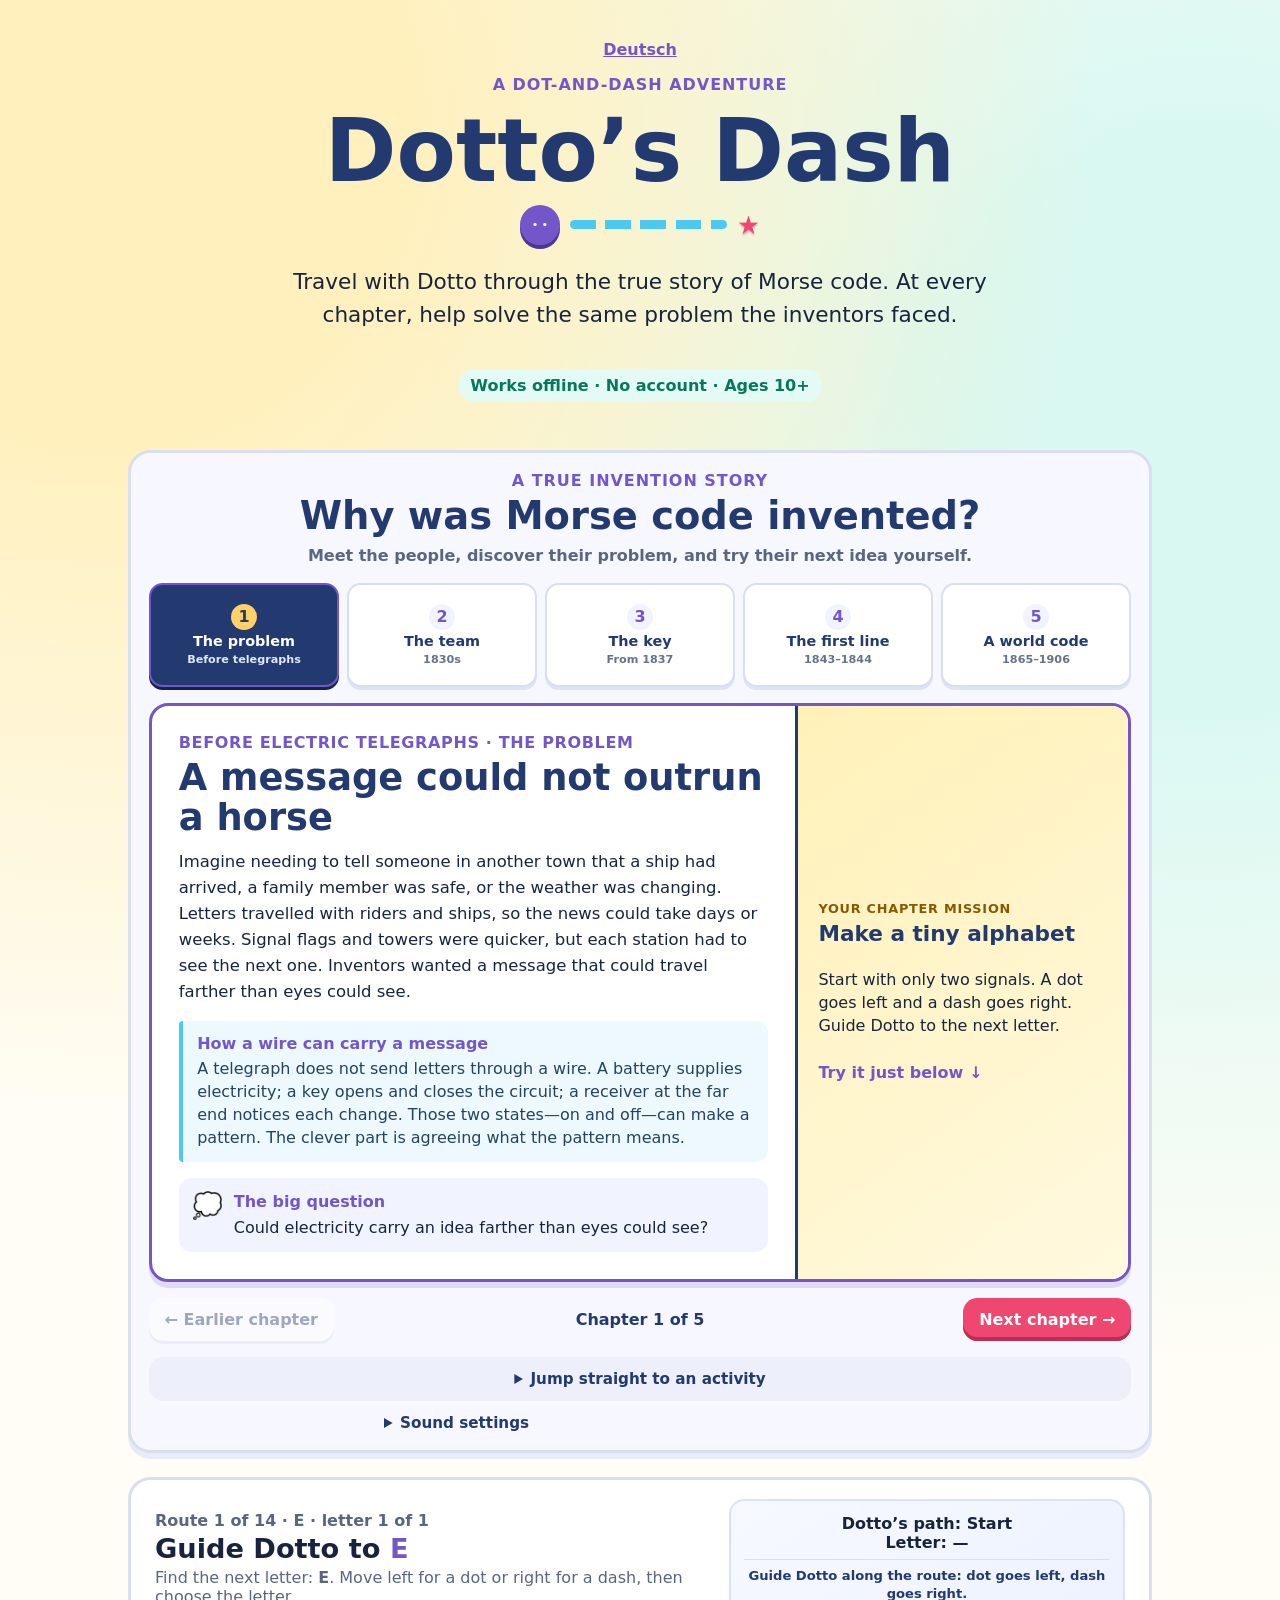
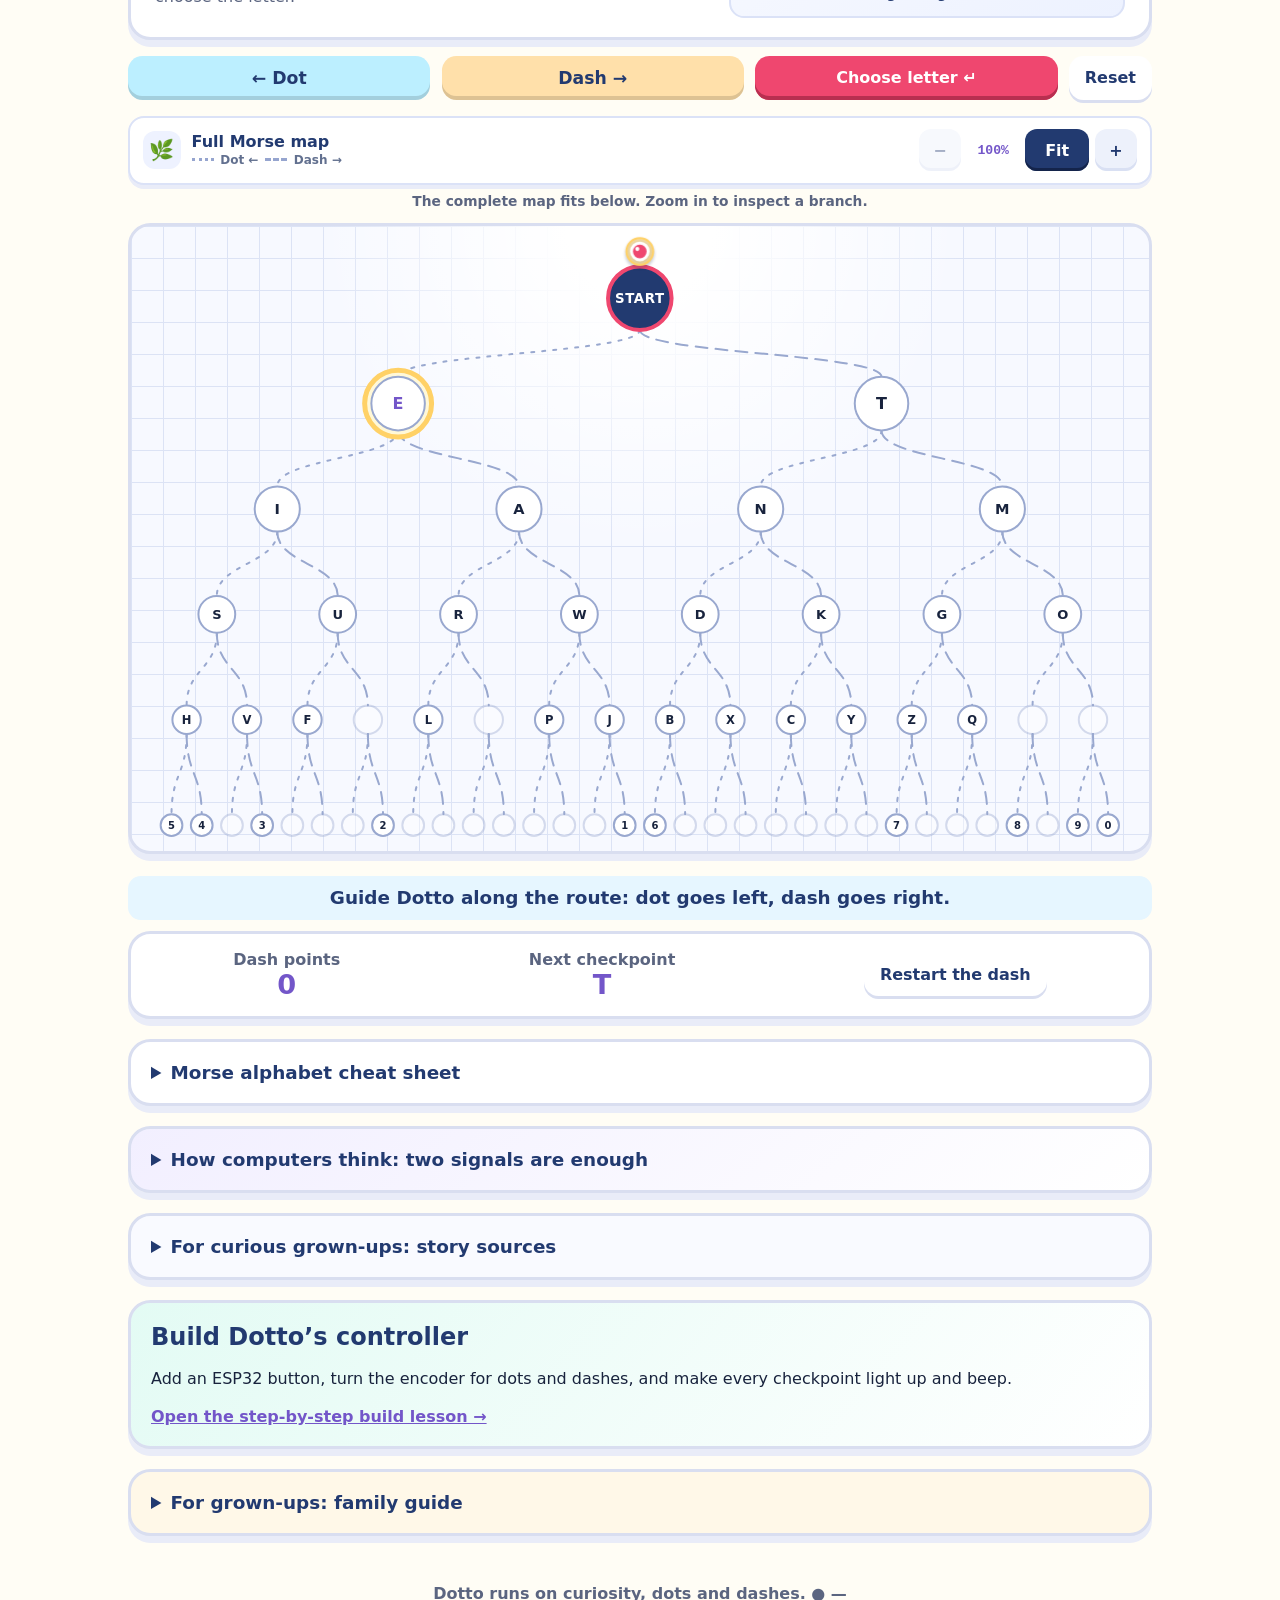
<file: index.html>
<!doctype html>
<html lang="en">
<head>
  <meta charset="utf-8">
  <meta name="viewport" content="width=device-width, initial-scale=1">
  <meta name="description" content="Dotto's Dash is a friendly, offline Morse-code adventure for curious young makers.">
  <title>Dotto's Dash</title>
  <link rel="stylesheet" href="style.css">
</head>
<body>
  <main class="page">
    <header class="hero">
      <p class="language-link"><a href="de/">Deutsch</a></p>
      <p class="eyebrow">A dot-and-dash adventure</p>
      <h1>Dotto’s Dash</h1>
      <div class="dotto-track" aria-hidden="true"><span class="dotto-dot">••</span><span class="dotto-dash"></span><span class="dotto-finish">★</span></div>
      <p class="hero-copy">Travel with Dotto through the true story of Morse code. At every chapter, help solve the same problem the inventors faced.</p>
      <p class="offline-badge">Works offline · No account · Ages 10+</p>
    </header>

    <section class="story-journey" aria-labelledby="journey-title">
      <div class="story-intro">
        <p class="eyebrow">A true invention story</p>
        <h2 id="journey-title">Why was Morse code invented?</h2>
        <p>Meet the people, discover their problem, and try their next idea yourself.</p>
      </div>

      <ol class="story-map" aria-label="History chapters">
        <li><button class="story-step active" type="button" data-story-chapter="0" aria-current="step"><span>1</span><strong>The problem</strong><small>Before telegraphs</small></button></li>
        <li><button class="story-step" type="button" data-story-chapter="1"><span>2</span><strong>The team</strong><small>1830s</small></button></li>
        <li><button class="story-step" type="button" data-story-chapter="2"><span>3</span><strong>The key</strong><small>From 1837</small></button></li>
        <li><button class="story-step" type="button" data-story-chapter="3"><span>4</span><strong>The first line</strong><small>1843–1844</small></button></li>
        <li><button class="story-step" type="button" data-story-chapter="4"><span>5</span><strong>A world code</strong><small>1865–1906</small></button></li>
      </ol>

      <article class="story-card" aria-live="polite">
        <div class="story-copy">
          <p id="story-period" class="story-period">Before electric telegraphs · The problem</p>
          <h3 id="story-title">A message could not outrun a horse</h3>
          <p id="story-text">Imagine needing to tell someone in another town that a ship had arrived, a family member was safe, or the weather was changing. Letters travelled with riders and ships, so the news could take days or weeks. Signal flags and towers were quicker, but each station had to see the next one. Inventors wanted a message that could travel farther than eyes could see.</p>
          <div class="story-detail"><strong id="story-detail-title">How a wire can carry a message</strong><p id="story-detail">A battery supplies electricity; a key opens and closes the circuit; a receiver at the far end notices each change. Those two states—on and off—can make a pattern. The clever part is agreeing what the pattern means.</p></div>
          <div class="story-people"><span aria-hidden="true">💭</span><p><strong id="story-people-title">The big question</strong><span id="story-people-text">Could electricity carry an idea farther than eyes could see?</span></p></div>
        </div>
        <aside class="story-mission">
          <p class="eyebrow">Your chapter mission</p>
          <h3 id="story-mission-title">Make a tiny alphabet</h3>
          <p id="story-mission-text">Start with only two signals. A dot goes left and a dash goes right. Guide Dotto to the next letter.</p>
          <p class="story-lesson-link">Try it just below ↓</p>
        </aside>
      </article>

      <nav class="story-controls" aria-label="Move between history chapters">
        <button id="story-back" class="secondary-button" type="button">← Earlier chapter</button>
        <strong id="story-position">Chapter 1 of 5</strong>
        <button id="story-next" class="primary-button" type="button">Next chapter →</button>
      </nav>

      <details class="activity-picker">
        <summary>Jump straight to an activity</summary>
        <div class="mode-options" aria-label="Activities">
          <button class="mode-button active" type="button" data-mode="tree" data-story-target="0" aria-pressed="true"><span aria-hidden="true">🌿</span><strong>Code routes</strong><small>Follow dots and dashes</small></button>
          <button class="mode-button" type="button" data-mode="free" data-story-target="2" aria-pressed="false"><span aria-hidden="true">🔑</span><strong>Try the key</strong><small>Send and decode</small></button>
          <button class="mode-button" type="button" data-mode="receive" data-story-target="3" aria-pressed="false"><span aria-hidden="true">👂</span><strong>Hear the clicks</strong><small>Listen and choose</small></button>
          <button class="mode-button" type="button" data-mode="create" data-story-target="4" aria-pressed="false"><span aria-hidden="true">✎</span><strong>Send a message</strong><small>See, hear, then send</small></button>
        </div>
      </details>
      <details class="play-settings">
        <summary>Sound settings</summary>
        <label class="sound-toggle"><input id="sound-toggle" type="checkbox" checked> Key sounds</label>
      </details>
    </section>

    <section id="free-panel" class="game-panel hidden">
      <div class="mission-card write-card">
        <p class="prompt">Dotto’s key checkpoint</p>
        <h2>What does Dotto’s key say?</h2>
        <p>Send Morse freely. After each pause, Dotto’s decoder reads the next letter.</p>
        <p class="prompt">The decoder reads:</p>
        <output id="free-message" class="free-message" aria-live="polite">—</output>
        <p id="free-key-status" class="keyboard-help" aria-live="polite">Ready for your first letter.</p>
      </div>

      <div class="input-card free-key-card">
        <button id="free-key-button" class="morse-key-button" type="button"><span aria-hidden="true">●</span><strong>Hold the Morse key</strong><small>Short = dot · long = dash</small></button>
        <button id="free-clear-button" class="secondary-button" type="button">Start over</button>
        <p class="keyboard-help">Hold Space on a keyboard, press this key on a touch screen, or use the real button.</p>
        <details class="free-key-help">
          <summary>Help and timing settings</summary>
          <div class="free-key-help-content">
            <p><strong>How to send:</strong> A short press is a dot. A press at or above the dash threshold is a dash. Wait for the letter gap between letters and the word gap between words.</p>
            <div class="timing-controls">
              <label class="pause-control" for="dash-threshold"><span>Dash from: <output id="dash-threshold-value">300 ms</output></span><input id="dash-threshold" type="range" min="150" max="1000" step="50" value="300"><small>Shorter presses are dots. Raise this if your dots keep turning into dashes.</small></label>
              <label class="pause-control" for="letter-pause"><span>Letter gap: <output id="letter-pause-value">600 ms</output></span><input id="letter-pause" type="range" min="500" max="2000" step="100" value="600"><small>Then the decoder reads a letter. It always stays longer than a dash.</small></label>
              <label class="pause-control" for="word-pause"><span>Word gap: <output id="word-pause-value">1400 ms</output></span><input id="word-pause" type="range" min="1200" max="5000" step="100" value="1400"><small>Then the decoder adds a space. It always stays longer than the letter gap.</small></label>
            </div>
          </div>
        </details>
      </div>
    </section>

    <section id="create-panel" class="game-panel hidden">
      <div class="mission-card write-card">
        <p class="prompt">Dotto’s message workshop</p>
        <h2>Type it. Hear it. Send it.</h2>
        <label class="write-label" for="message-input">Letters, numbers and spaces</label>
        <input id="message-input" class="custom-message" type="text" maxlength="24" autocomplete="off" autocapitalize="characters" placeholder="GO DOTTO">
        <p class="prompt">This is its Morse code:</p>
        <output id="translation-output" class="morse-input translation-output" aria-live="polite">—</output>
        <div class="action-controls create-actions">
          <button id="play-translation-button" class="secondary-button" type="button">▶ Hear it</button>
          <button id="start-writing-button" class="primary-button" type="button">Send it yourself</button>
        </div>
        <p class="keyboard-help">A <strong>/</strong> is a word gap. Choose “Send it yourself” when you are ready for a challenge.</p>
        <div class="create-task" hidden>
          <p id="write-message" class="target-word" aria-live="polite">—</p>
          <p id="write-position" class="mission-count">Type a message to begin.</p>
          <p class="prompt">Next letter:</p>
          <div id="write-target-letter" class="target-letter" aria-live="polite">—</div>
        </div>
      </div>

      <div class="input-card create-challenge" hidden>
        <p class="prompt">Your Morse code</p>
        <output id="write-morse-input" class="morse-input" aria-live="polite">—</output>
        <div class="input-controls">
          <button id="write-dot-button" class="signal-button dot" type="button">← Dot <span>·</span></button>
          <button id="write-dash-button" class="signal-button dash" type="button">Dash → <span>—</span></button>
        </div>
        <div class="action-controls">
          <button id="write-check-button" class="primary-button" type="button">Check now</button>
          <button id="write-clear-button" class="secondary-button" type="button">Clear</button>
        </div>
        <p class="keyboard-help">Type in the message box, then use Space, ←, or → to send each letter.</p>
      </div>
    </section>

    <section id="tree-panel" class="game-panel">
      <div class="tree-intro">
        <div>
          <p id="tree-mission" class="mission-count"></p>
          <h2>Guide Dotto to <span id="tree-word" class="tree-word">E</span></h2>
          <p>Find the next letter: <strong id="tree-target">E</strong>. Move left for a dot or right for a dash, then choose the letter.</p>
        </div>
        <div id="tree-status" class="tree-status" aria-live="polite"></div>
      </div>
      <div class="tree-controls" aria-label="Morse tree controls">
        <button id="tree-dot-button" class="signal-button dot" type="button">← Dot</button>
        <button id="tree-dash-button" class="signal-button dash" type="button">Dash →</button>
        <button id="tree-confirm-button" class="primary-button tree-confirm-button" type="button">Choose letter ↵</button>
        <button id="tree-reset-button" class="secondary-button" type="button">Reset</button>
      </div>
      <p class="tree-mobile-tip">The complete map fits below. Zoom in to inspect a branch.</p>
      <div id="morse-tree" class="tree-wrap" tabindex="0"></div>
    </section>

    <section id="receive-panel" class="receive-panel hidden">
      <div class="listen-card">
        <p id="receive-mission" class="mission-count"></p>
        <h2>What did Dotto hear?</h2>
        <p>Play the signal, listen carefully, then choose Dotto’s message.</p>
        <div class="listen-controls">
          <button id="play-button" class="primary-button" type="button">▶ Play Morse</button>
          <button id="replay-button" class="secondary-button" type="button">Play again</button>
        </div>
      </div>
      <div class="answer-card">
        <p class="prompt">Choose what it meant:</p>
        <div id="answer-options" class="answer-options" aria-live="polite"></div>
      </div>
    </section>

    <p id="feedback" class="feedback" role="status" aria-live="polite"></p>

    <section class="progress-card">
      <div><span class="stat-label">Dash points</span><strong id="stars">0</strong></div>
      <div><span class="stat-label">Next checkpoint</span><strong id="next-letter">T</strong></div>
      <button id="restart-button" class="secondary-button" type="button">Restart the dash</button>
    </section>

    <details class="cheat-sheet">
      <summary>Morse alphabet cheat sheet</summary>
      <div id="alphabet" class="alphabet-grid"></div>
    </details>

    <details class="binary-lesson">
      <summary>How computers think: two signals are enough</summary>
      <div class="binary-content">
        <p>Dotto’s whole alphabet is built from two signals. That is not a trick to make the game easy — it is the idea every computer in the world runs on.</p>
        <p>A machine is bad at measuring something exactly, but very good at telling two clearly different states apart. So engineers use exactly two and call them <strong>1</strong> and <strong>0</strong>. One of those choices is a <strong>bit</strong>, short for <em>binary digit</em>.</p>
        <table class="wire-table binary-table">
          <thead><tr><th>Where the two states live</th><th>1</th><th>0</th></tr></thead>
          <tbody>
            <tr><td>Your Morse key</td><td>pressed</td><td>released</td></tr>
            <tr><td>A telegraph wire in 1844</td><td>current flowing</td><td>no current</td></tr>
            <tr><td>A pin on the ESP32</td><td>3.3 V (HIGH)</td><td>0 V (LOW)</td></tr>
            <tr><td>Memory in a phone or laptop</td><td>charged</td><td>empty</td></tr>
          </tbody>
        </table>
        <p>One bit can only say two things: yes or no, dot or dash, <strong>E</strong> or <strong>T</strong>. But every bit you add <strong>doubles</strong> how much you can say, and that grows fast:</p>
        <ul class="binary-doubling">
          <li><strong>1 bit</strong> → 2 messages <small>E and T, the first row of the tree</small></li>
          <li><strong>2 bits</strong> → 4 <small>I, A, N, M</small></li>
          <li><strong>3 bits</strong> → 8 <small>S, U, R, W, D, K, G, O</small></li>
          <li><strong>8 bits</strong> → 256 <small>enough for every letter, digit and punctuation mark</small></li>
        </ul>
        <p>That doubling is exactly the walk you take through the Morse tree: each dot or dash halves the letters that are still possible.</p>

        <div class="binary-lab">
          <p class="prompt">Build a byte</p>
          <p>Eight bits in a row are called a <strong>byte</strong>. Each place is worth double the one to its right. Switch some bits on, add up their values, and see which character that number stands for.</p>
          <div id="binary-bits" class="binary-bits" role="group" aria-label="Eight bits, worth 128 down to 1"></div>
          <output id="binary-readout" class="binary-readout" aria-live="polite"></output>
          <div class="action-controls">
            <button id="binary-letter-button" class="secondary-button" type="button">Show me a letter</button>
            <button id="binary-clear-button" class="secondary-button" type="button">All zeros</button>
          </div>
          <p class="keyboard-help">Computers agreed one shared list of which number means which character. It is called ASCII: <strong>A</strong> is 65, <strong>B</strong> is 66, and a space is 32.</p>
        </div>

        <p><strong>So is Morse code binary?</strong> Almost, and the difference is worth knowing. A byte is always exactly eight bits, so a computer knows where one character ends and the next begins. Morse letters have different lengths — <strong>E</strong> is one signal and <strong>Z</strong> is four — so Morse also needs the silence between signals to show where a letter stops. Morse really uses three things: dot, dash and pause.</p>
        <p><strong>Inside Dotto’s controller</strong> everything really is bits. The button pin reads 1 while the button is open and 0 while you hold it down. Each colour is made from thousands of fast 1s and 0s per second. The sound travels to the speaker amplifier as binary numbers. Even this page arrived as bits: the ESP32 keeps the whole game as about a million of them.</p>
      </div>
    </details>

    <details class="story-sources">
      <summary>For curious grown-ups: story sources</summary>
      <p>The story follows records from the <a href="https://www.loc.gov/collections/samuel-morse-papers/articles-and-essays/invention-of-the-telegraph/">Library of Congress</a>, the <a href="https://siarchives.si.edu/blog/forgotten-history-alfred-vail-and-samuel-morse">Smithsonian Institution Archives</a>, and the International Telecommunication Union’s histories of <a href="https://www.itu.int/en/history/Pages/ITUBorn1865.aspx">its 1865 founding conference</a> and <a href="https://www.itu.int/hub/2022/06/seafarer-day-itu-maritime-publications/">maritime radio</a>.</p>
    </details>

    <section class="make-it-card">
      <h2>Build Dotto’s controller</h2>
      <p>Add an ESP32 button, turn the encoder for dots and dashes, and make every checkpoint light up and beep.</p>
      <a href="build.html">Open the step-by-step build lesson →</a>
    </section>

    <details class="family-guide">
      <summary>For grown-ups: family guide</summary>
      <div class="family-guide-content">
        <p>Start with the game, then add the controller one safe piece at a time. A working BOOT button is already a complete project.</p>
        <h3>Before switching on</h3>
        <ul>
          <li>An adult should flash the board and check the wiring.</li>
          <li>Unplug USB before changing wires, and never connect 5 V to an ESP32 GPIO pin.</li>
          <li>Stop and unplug if the board gets hot, smells unusual, resets repeatedly, or disconnects.</li>
        </ul>
        <h3>A relaxed first session</h3>
        <ol>
          <li>Explore the game with no hardware.</li>
          <li>Try <strong>E</strong> (dot), <strong>T</strong> (dash), then <strong>SOS</strong>.</li>
          <li>After the adult check, try the ESP32’s built-in BOOT key.</li>
          <li>Add light, sound, a button, or a dial only when you are ready for the next experiment.</li>
        </ol>
        <h3>Privacy and Wi-Fi</h3>
        <p>The game has no account, analytics, cloud service, or chat. The ESP32’s local network is <strong>Dotto’s Dash</strong>; its password is <strong>dottodash</strong>. It does not need internet. Treat the optional home-Wi-Fi form as an adult setup task, and use only a trusted network.</p>
        <p><a href="build.html">Build and troubleshooting lesson →</a> · <a href="flash.html">Flash an ESP32 from the browser →</a></p>
      </div>
    </details>
  </main>
  <footer>Dotto runs on curiosity, dots and dashes. ● —</footer>
  <script src="app.js"></script>
</body>
</html>
</file>
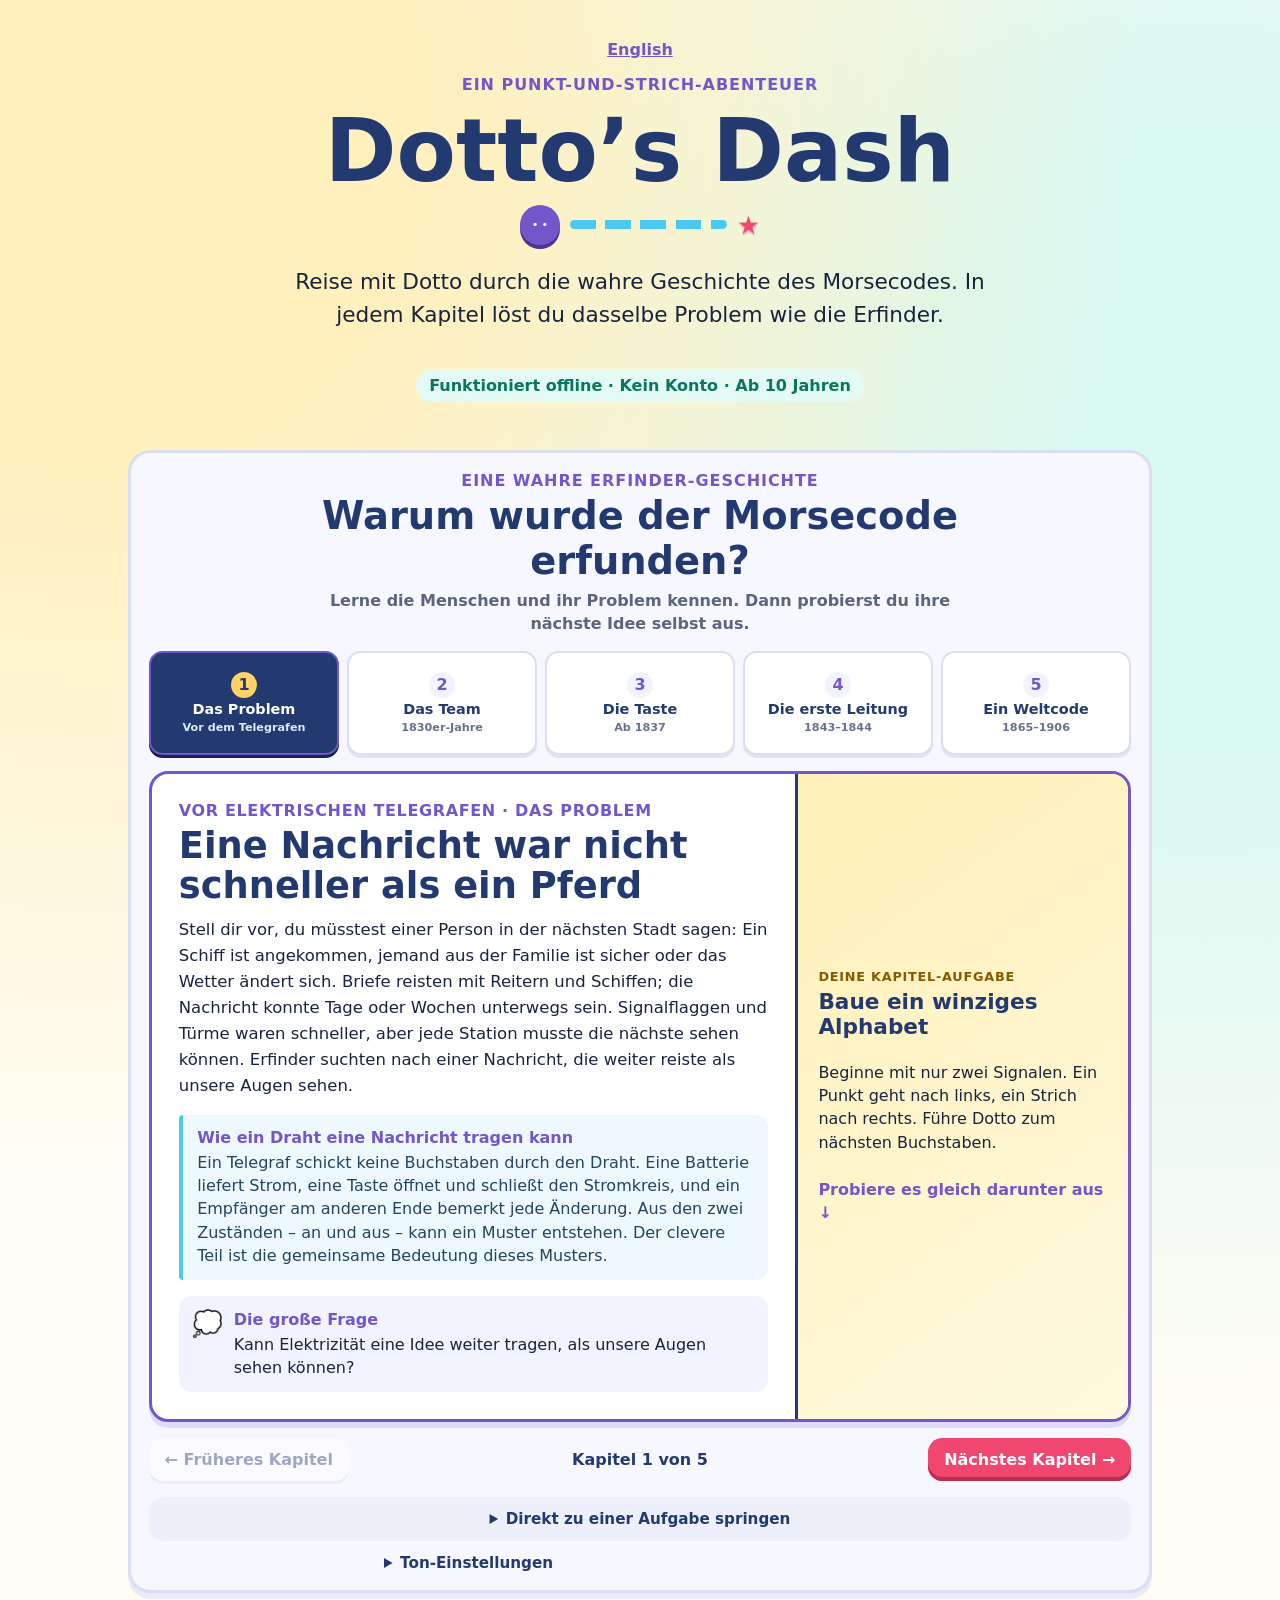
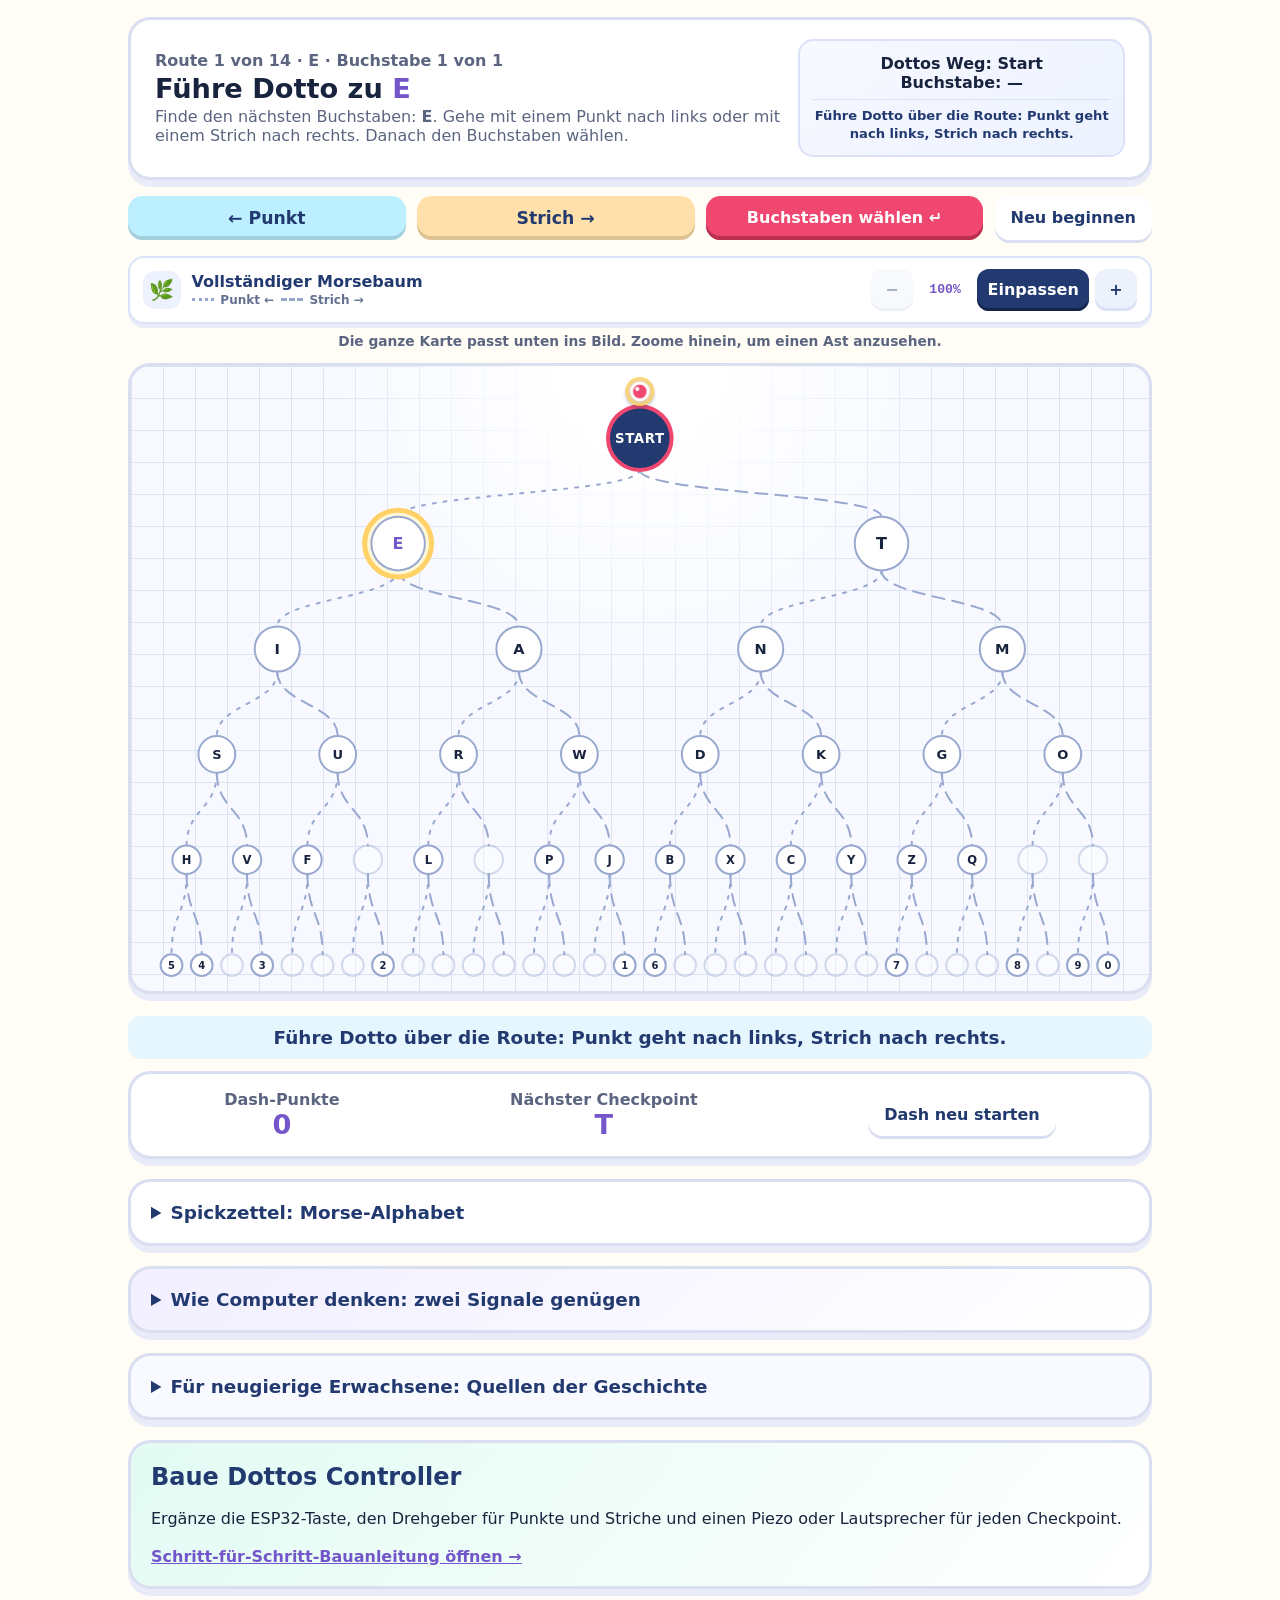
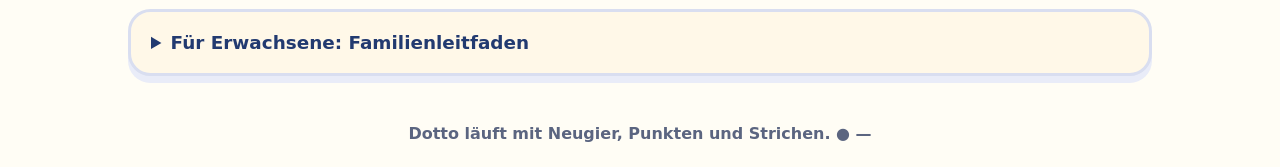
<file: de/index.html>
<!doctype html>
<html lang="de">
<head>
  <meta charset="utf-8">
  <meta name="viewport" content="width=device-width, initial-scale=1">
  <meta name="description" content="Dotto's Dash ist ein freundliches Offline-Morsecode-Abenteuer für neugierige junge Tüftlerinnen und Tüftler.">
  <title>Dotto’s Dash</title>
  <link rel="stylesheet" href="../style.css">
</head>
<body>
  <main class="page">
    <header class="hero">
      <p class="language-link"><a href="../">English</a></p>
      <p class="eyebrow">Ein Punkt-und-Strich-Abenteuer</p>
      <h1>Dotto’s Dash</h1>
      <div class="dotto-track" aria-hidden="true"><span class="dotto-dot">••</span><span class="dotto-dash"></span><span class="dotto-finish">★</span></div>
      <p class="hero-copy">Reise mit Dotto durch die wahre Geschichte des Morsecodes. In jedem Kapitel löst du dasselbe Problem wie die Erfinder.</p>
      <p class="offline-badge">Funktioniert offline · Kein Konto · Ab 10 Jahren</p>
    </header>

    <section class="story-journey" aria-labelledby="journey-title">
      <div class="story-intro">
        <p class="eyebrow">Eine wahre Erfinder-Geschichte</p>
        <h2 id="journey-title">Warum wurde der Morsecode erfunden?</h2>
        <p>Lerne die Menschen und ihr Problem kennen. Dann probierst du ihre nächste Idee selbst aus.</p>
      </div>

      <ol class="story-map" aria-label="Kapitel der Geschichte">
        <li><button class="story-step active" type="button" data-story-chapter="0" aria-current="step"><span>1</span><strong>Das Problem</strong><small>Vor dem Telegrafen</small></button></li>
        <li><button class="story-step" type="button" data-story-chapter="1"><span>2</span><strong>Das Team</strong><small>1830er-Jahre</small></button></li>
        <li><button class="story-step" type="button" data-story-chapter="2"><span>3</span><strong>Die Taste</strong><small>Ab 1837</small></button></li>
        <li><button class="story-step" type="button" data-story-chapter="3"><span>4</span><strong>Die erste Leitung</strong><small>1843–1844</small></button></li>
        <li><button class="story-step" type="button" data-story-chapter="4"><span>5</span><strong>Ein Weltcode</strong><small>1865–1906</small></button></li>
      </ol>

      <article class="story-card" aria-live="polite">
        <div class="story-copy">
          <p id="story-period" class="story-period">Vor elektrischen Telegrafen · Das Problem</p>
          <h3 id="story-title">Eine Nachricht war nicht schneller als ein Pferd</h3>
          <p id="story-text">Stell dir vor, du müsstest einer Person in der nächsten Stadt sagen: Ein Schiff ist angekommen, jemand aus der Familie ist sicher oder das Wetter ändert sich. Briefe reisten mit Reitern und Schiffen; die Nachricht konnte Tage oder Wochen unterwegs sein. Signalflaggen und Türme waren schneller, aber jede Station musste die nächste sehen können. Erfinder suchten nach einer Nachricht, die weiter reiste als unsere Augen sehen.</p>
          <div class="story-detail"><strong id="story-detail-title">Wie ein Draht eine Nachricht tragen kann</strong><p id="story-detail">Eine Batterie liefert Strom, eine Taste öffnet und schließt den Stromkreis, und ein Empfänger am anderen Ende bemerkt jede Änderung. Aus den zwei Zuständen – an und aus – kann ein Muster entstehen. Der clevere Teil ist die gemeinsame Bedeutung dieses Musters.</p></div>
          <div class="story-people"><span aria-hidden="true">💭</span><p><strong id="story-people-title">Die große Frage</strong><span id="story-people-text">Kann Elektrizität eine Idee weiter tragen, als unsere Augen sehen können?</span></p></div>
        </div>
        <aside class="story-mission">
          <p class="eyebrow">Deine Kapitel-Aufgabe</p>
          <h3 id="story-mission-title">Baue ein winziges Alphabet</h3>
          <p id="story-mission-text">Beginne mit nur zwei Signalen. Ein Punkt geht nach links, ein Strich nach rechts. Führe Dotto zum nächsten Buchstaben.</p>
          <p class="story-lesson-link">Probiere es gleich darunter aus ↓</p>
        </aside>
      </article>

      <nav class="story-controls" aria-label="Zwischen den Kapiteln wechseln">
        <button id="story-back" class="secondary-button" type="button">← Früheres Kapitel</button>
        <strong id="story-position">Kapitel 1 von 5</strong>
        <button id="story-next" class="primary-button" type="button">Nächstes Kapitel →</button>
      </nav>

      <details class="activity-picker">
        <summary>Direkt zu einer Aufgabe springen</summary>
        <div class="mode-options" aria-label="Aufgaben">
          <button class="mode-button active" type="button" data-mode="tree" data-story-target="0" aria-pressed="true"><span aria-hidden="true">🌿</span><strong>Code-Wege</strong><small>Punkten und Strichen folgen</small></button>
          <button class="mode-button" type="button" data-mode="free" data-story-target="2" aria-pressed="false"><span aria-hidden="true">🔑</span><strong>Taste ausprobieren</strong><small>Senden und entschlüsseln</small></button>
          <button class="mode-button" type="button" data-mode="receive" data-story-target="3" aria-pressed="false"><span aria-hidden="true">👂</span><strong>Klicks hören</strong><small>Hören und auswählen</small></button>
          <button class="mode-button" type="button" data-mode="create" data-story-target="4" aria-pressed="false"><span aria-hidden="true">✎</span><strong>Nachricht senden</strong><small>Sehen, hören, senden</small></button>
        </div>
      </details>
      <details class="play-settings">
        <summary>Ton-Einstellungen</summary>
        <label class="sound-toggle"><input id="sound-toggle" type="checkbox" checked> Tasten-Töne</label>
      </details>
    </section>

    <section id="free-panel" class="game-panel hidden">
      <div class="mission-card write-card">
        <p class="prompt">Dottos Tasten-Checkpoint</p>
        <h2>Was sagt Dottos Taste?</h2>
        <p>Sende frei Morse. Nach jeder Pause liest Dottos Decoder den nächsten Buchstaben.</p>
        <p class="prompt">Der Decoder liest:</p>
        <output id="free-message" class="free-message" aria-live="polite">—</output>
        <p id="free-key-status" class="keyboard-help" aria-live="polite">Bereit für deinen ersten Buchstaben.</p>
      </div>

      <div class="input-card free-key-card">
        <button id="free-key-button" class="morse-key-button" type="button"><span aria-hidden="true">●</span><strong>Morse-Taste halten</strong><small>Kurz = Punkt · lang = Strich</small></button>
        <button id="free-clear-button" class="secondary-button" type="button">Neu beginnen</button>
        <p class="keyboard-help">Leertaste am Computer halten, diese Taste auf dem Touchscreen drücken oder den echten Taster benutzen.</p>
        <details class="free-key-help">
          <summary>Hilfe &amp; Timing einstellen</summary>
          <div class="free-key-help-content">
            <p><strong>So sendest du:</strong> Kurz drücken ist ein Punkt. Ab der Strich-Grenze wird dein Druck ein Strich. Warte die Buchstabenpause zwischen Buchstaben und die Wortpause zwischen Wörtern.</p>
            <div class="timing-controls">
              <label class="pause-control" for="dash-threshold"><span>Strich ab: <output id="dash-threshold-value">300 ms</output></span><input id="dash-threshold" type="range" min="150" max="1000" step="50" value="300"><small>Kürzere Drucke sind Punkte. Stell das höher, wenn aus deinen Punkten Striche werden.</small></label>
              <label class="pause-control" for="letter-pause"><span>Buchstabenpause: <output id="letter-pause-value">600 ms</output></span><input id="letter-pause" type="range" min="500" max="2000" step="100" value="600"><small>Danach liest der Decoder einen Buchstaben. Sie bleibt immer länger als ein Strich.</small></label>
              <label class="pause-control" for="word-pause"><span>Wortpause: <output id="word-pause-value">1400 ms</output></span><input id="word-pause" type="range" min="1200" max="5000" step="100" value="1400"><small>Danach setzt der Decoder ein Leerzeichen. Sie bleibt immer länger als die Buchstabenpause.</small></label>
            </div>
          </div>
        </details>
      </div>
    </section>

    <section id="create-panel" class="game-panel hidden">
      <div class="mission-card write-card">
        <p class="prompt">Dottos Nachrichten-Werkstatt</p>
        <h2>Schreibe sie. Hör sie. Sende sie.</h2>
        <label class="write-label" for="message-input">Buchstaben, Zahlen und Leerzeichen</label>
        <input id="message-input" class="custom-message" type="text" maxlength="24" autocomplete="off" autocapitalize="characters" placeholder="LOS DOTTO">
        <p class="prompt">So klingt der Morsecode:</p>
        <output id="translation-output" class="morse-input translation-output" aria-live="polite">—</output>
        <div class="action-controls create-actions">
          <button id="play-translation-button" class="secondary-button" type="button">▶ Anhören</button>
          <button id="start-writing-button" class="primary-button" type="button">Selbst senden</button>
        </div>
        <p class="keyboard-help"><strong>/</strong> bedeutet Wortpause. Wähle „Selbst senden“, wenn du bereit für die Aufgabe bist.</p>
        <div class="create-task" hidden>
          <p id="write-message" class="target-word" aria-live="polite">—</p>
          <p id="write-position" class="mission-count">Schreibe zuerst eine Nachricht.</p>
          <p class="prompt">Nächster Buchstabe:</p>
          <div id="write-target-letter" class="target-letter" aria-live="polite">—</div>
        </div>
      </div>

      <div class="input-card create-challenge" hidden>
        <p class="prompt">Dein Morse-Code</p>
        <output id="write-morse-input" class="morse-input" aria-live="polite">—</output>
        <div class="input-controls">
          <button id="write-dot-button" class="signal-button dot" type="button">← Punkt <span>·</span></button>
          <button id="write-dash-button" class="signal-button dash" type="button">Strich → <span>—</span></button>
        </div>
        <div class="action-controls">
          <button id="write-check-button" class="primary-button" type="button">Jetzt prüfen</button>
          <button id="write-clear-button" class="secondary-button" type="button">Löschen</button>
        </div>
        <p class="keyboard-help">Mit der Taste, Leertaste, ← oder → sendest du jeden Buchstaben.</p>
      </div>
    </section>

    <section id="tree-panel" class="game-panel">
      <div class="tree-intro">
        <div>
          <p id="tree-mission" class="mission-count"></p>
          <h2>Führe Dotto zu <span id="tree-word" class="tree-word">E</span></h2>
          <p>Finde den nächsten Buchstaben: <strong id="tree-target">E</strong>. Gehe mit einem Punkt nach links oder mit einem Strich nach rechts. Danach den Buchstaben wählen.</p>
        </div>
        <div id="tree-status" class="tree-status" aria-live="polite"></div>
      </div>
      <div class="tree-controls" aria-label="Steuerung für den Morsebaum">
        <button id="tree-dot-button" class="signal-button dot" type="button">← Punkt</button>
        <button id="tree-dash-button" class="signal-button dash" type="button">Strich →</button>
        <button id="tree-confirm-button" class="primary-button tree-confirm-button" type="button">Buchstaben wählen ↵</button>
        <button id="tree-reset-button" class="secondary-button" type="button">Neu beginnen</button>
      </div>
      <p class="tree-mobile-tip">Die ganze Karte passt unten ins Bild. Zoome hinein, um einen Ast anzusehen.</p>
      <div id="morse-tree" class="tree-wrap" tabindex="0"></div>
    </section>

    <section id="receive-panel" class="receive-panel hidden">
      <div class="listen-card">
        <p id="receive-mission" class="mission-count"></p>
        <h2>Was hat Dotto gehört?</h2>
        <p>Starte das Signal, höre genau zu und wähle Dottos Nachricht.</p>
        <div class="listen-controls">
          <button id="play-button" class="primary-button" type="button">▶ Morsecode abspielen</button>
          <button id="replay-button" class="secondary-button" type="button">Noch einmal</button>
        </div>
      </div>
      <div class="answer-card">
        <p class="prompt">Was bedeutet der Code?</p>
        <div id="answer-options" class="answer-options" aria-live="polite"></div>
      </div>
    </section>

    <p id="feedback" class="feedback" role="status" aria-live="polite"></p>

    <section class="progress-card">
      <div><span class="stat-label">Dash-Punkte</span><strong id="stars">0</strong></div>
      <div><span class="stat-label">Nächster Checkpoint</span><strong id="next-letter">T</strong></div>
      <button id="restart-button" class="secondary-button" type="button">Dash neu starten</button>
    </section>

    <details class="cheat-sheet">
      <summary>Spickzettel: Morse-Alphabet</summary>
      <div id="alphabet" class="alphabet-grid"></div>
    </details>

    <details class="binary-lesson">
      <summary>Wie Computer denken: zwei Signale genügen</summary>
      <div class="binary-content">
        <p>Dottos ganzes Alphabet besteht aus zwei Signalen. Das ist kein Trick, damit das Spiel leichter wird – es ist genau die Idee, mit der jeder Computer der Welt arbeitet.</p>
        <p>Eine Maschine kann schlecht genau messen, aber sehr gut zwei deutlich verschiedene Zustände unterscheiden. Darum benutzt die Technik genau zwei und nennt sie <strong>1</strong> und <strong>0</strong>. Eine solche Entscheidung heißt <strong>Bit</strong>, kurz für <em>binary digit</em>, also Binärziffer.</p>
        <table class="wire-table binary-table">
          <thead><tr><th>Wo die zwei Zustände stecken</th><th>1</th><th>0</th></tr></thead>
          <tbody>
            <tr><td>Deine Morsetaste</td><td>gedrückt</td><td>losgelassen</td></tr>
            <tr><td>Ein Telegrafendraht von 1844</td><td>Strom fließt</td><td>kein Strom</td></tr>
            <tr><td>Ein Pin am ESP32</td><td>3,3 V (HIGH)</td><td>0 V (LOW)</td></tr>
            <tr><td>Speicher im Handy oder Laptop</td><td>geladen</td><td>leer</td></tr>
          </tbody>
        </table>
        <p>Ein Bit kann nur zwei Dinge sagen: ja oder nein, Punkt oder Strich, <strong>E</strong> oder <strong>T</strong>. Aber jedes weitere Bit <strong>verdoppelt</strong>, wie viel du sagen kannst – und das wird schnell riesig:</p>
        <ul class="binary-doubling">
          <li><strong>1 Bit</strong> → 2 Nachrichten <small>E und T, die erste Reihe im Baum</small></li>
          <li><strong>2 Bits</strong> → 4 <small>I, A, N, M</small></li>
          <li><strong>3 Bits</strong> → 8 <small>S, U, R, W, D, K, G, O</small></li>
          <li><strong>8 Bits</strong> → 256 <small>genug für alle Buchstaben, Ziffern und Satzzeichen</small></li>
        </ul>
        <p>Genau diese Verdopplung läufst du im Morsebaum ab: Jeder Punkt und jeder Strich halbiert die Buchstaben, die noch möglich sind.</p>

        <div class="binary-lab">
          <p class="prompt">Baue ein Byte</p>
          <p>Acht Bits nebeneinander heißen <strong>Byte</strong>. Jede Stelle ist doppelt so viel wert wie die rechts daneben. Schalte ein paar Bits an, zähle ihre Werte zusammen und sieh, welches Zeichen zu dieser Zahl gehört.</p>
          <div id="binary-bits" class="binary-bits" role="group" aria-label="Acht Bits, von 128 bis 1"></div>
          <output id="binary-readout" class="binary-readout" aria-live="polite"></output>
          <div class="action-controls">
            <button id="binary-letter-button" class="secondary-button" type="button">Zeig mir einen Buchstaben</button>
            <button id="binary-clear-button" class="secondary-button" type="button">Alles auf null</button>
          </div>
          <p class="keyboard-help">Computer haben sich auf eine gemeinsame Liste geeinigt, welche Zahl welches Zeichen bedeutet. Sie heißt ASCII: <strong>A</strong> ist 65, <strong>B</strong> ist 66 und ein Leerzeichen ist 32.</p>
        </div>

        <p><strong>Ist Morsecode also Binärcode?</strong> Fast – und der Unterschied lohnt sich. Ein Byte hat immer genau acht Bits, deshalb weiß ein Computer, wo ein Zeichen endet und das nächste beginnt. Morsezeichen sind unterschiedlich lang: <strong>E</strong> hat ein Signal, <strong>Z</strong> hat vier. Darum braucht Morse zusätzlich die Stille dazwischen, die zeigt, wo ein Buchstabe aufhört. Morse benutzt also drei Dinge: Punkt, Strich und Pause.</p>
        <p><strong>In Dottos Controller</strong> ist wirklich alles Bits. Der Taster-Pin liest 1, solange die Taste offen ist, und 0, während du sie hältst. Jede Farbe entsteht aus tausenden schnellen Einsen und Nullen pro Sekunde. Der Ton geht als Binärzahlen zum Lautsprecher-Verstärker. Auch diese Seite kam als Bits zu dir: Der ESP32 speichert das ganze Spiel als etwa eine Million davon.</p>
      </div>
    </details>

    <details class="story-sources">
      <summary>Für neugierige Erwachsene: Quellen der Geschichte</summary>
      <p>Die Geschichte folgt Aufzeichnungen der <a href="https://www.loc.gov/collections/samuel-morse-papers/articles-and-essays/invention-of-the-telegraph/">Library of Congress</a>, der <a href="https://siarchives.si.edu/blog/forgotten-history-alfred-vail-and-samuel-morse">Smithsonian Institution Archives</a> sowie den Geschichten der Internationalen Fernmeldeunion über ihre <a href="https://www.itu.int/en/history/Pages/ITUBorn1865.aspx">Gründungskonferenz von 1865</a> und den <a href="https://www.itu.int/hub/2022/06/seafarer-day-itu-maritime-publications/">Seefunk</a>.</p>
    </details>

    <section class="make-it-card">
      <h2>Baue Dottos Controller</h2>
      <p>Ergänze die ESP32-Taste, den Drehgeber für Punkte und Striche und einen Piezo oder Lautsprecher für jeden Checkpoint.</p>
      <a href="build.html">Schritt-für-Schritt-Bauanleitung öffnen →</a>
    </section>

    <details class="family-guide">
      <summary>Für Erwachsene: Familienleitfaden</summary>
      <div class="family-guide-content">
        <p>Beginnt mit dem Spiel und ergänzt den Controller dann Stück für Stück. Eine funktionierende BOOT-Taste ist bereits ein vollständiges Projekt.</p>
        <h3>Vor dem Einschalten</h3>
        <ul>
          <li>Eine erwachsene Person sollte die Platine flashen und die Verkabelung prüfen.</li>
          <li>Vor jeder Änderung der Kabel USB abziehen und niemals 5 V mit einem ESP32-GPIO-Pin verbinden.</li>
          <li>Wird die Platine heiß, riecht ungewöhnlich, startet ständig neu oder trennt die Verbindung: USB abziehen.</li>
        </ul>
        <h3>Eine entspannte erste Runde</h3>
        <ol>
          <li>Das Spiel zunächst ohne Hardware erkunden.</li>
          <li><strong>E</strong> (Punkt), <strong>T</strong> (Strich) und dann <strong>SOS</strong> ausprobieren.</li>
          <li>Nach der Erwachsenen-Prüfung die eingebaute BOOT-Taste des ESP32 testen.</li>
          <li>Licht, Ton, Taste oder Drehgeber erst für das nächste Experiment ergänzen.</li>
        </ol>
        <h3>Privatsphäre und WLAN</h3>
        <p>Das Spiel hat kein Konto, keine Analyse, keinen Cloud-Dienst und keinen Chat. Das lokale WLAN des ESP32 heißt <strong>Dotto’s Dash</strong>, das Passwort lautet <strong>dottodash</strong>. Internet wird nicht benötigt. Die optionale Heim-WLAN-Einrichtung ist eine Aufgabe für Erwachsene und gehört nur in ein vertrauenswürdiges Netzwerk.</p>
        <p><a href="build.html">Bauanleitung und Fehlersuche →</a> · <a href="flash.html">ESP32 im Browser flashen →</a></p>
      </div>
    </details>
  </main>
  <footer>Dotto läuft mit Neugier, Punkten und Strichen. ● —</footer>
  <script src="../app.js"></script>
</body>
</html>
</file>
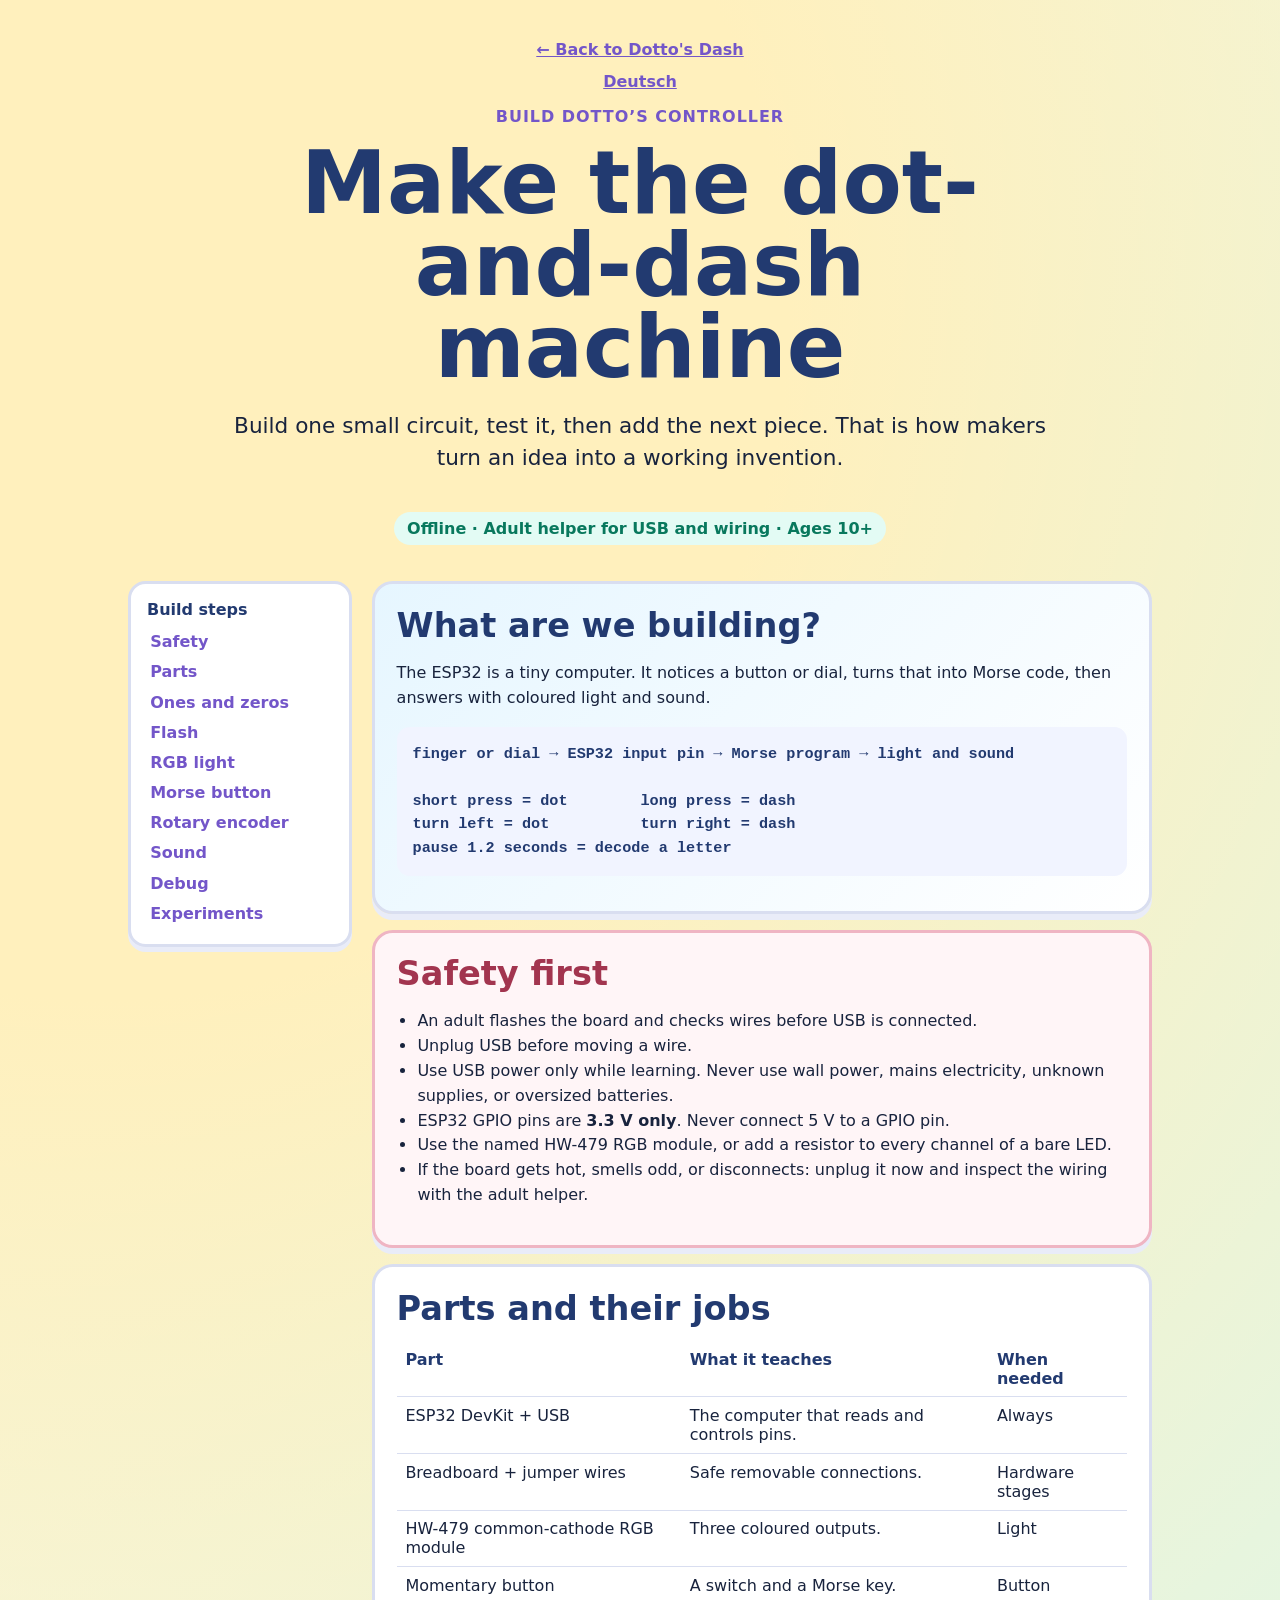
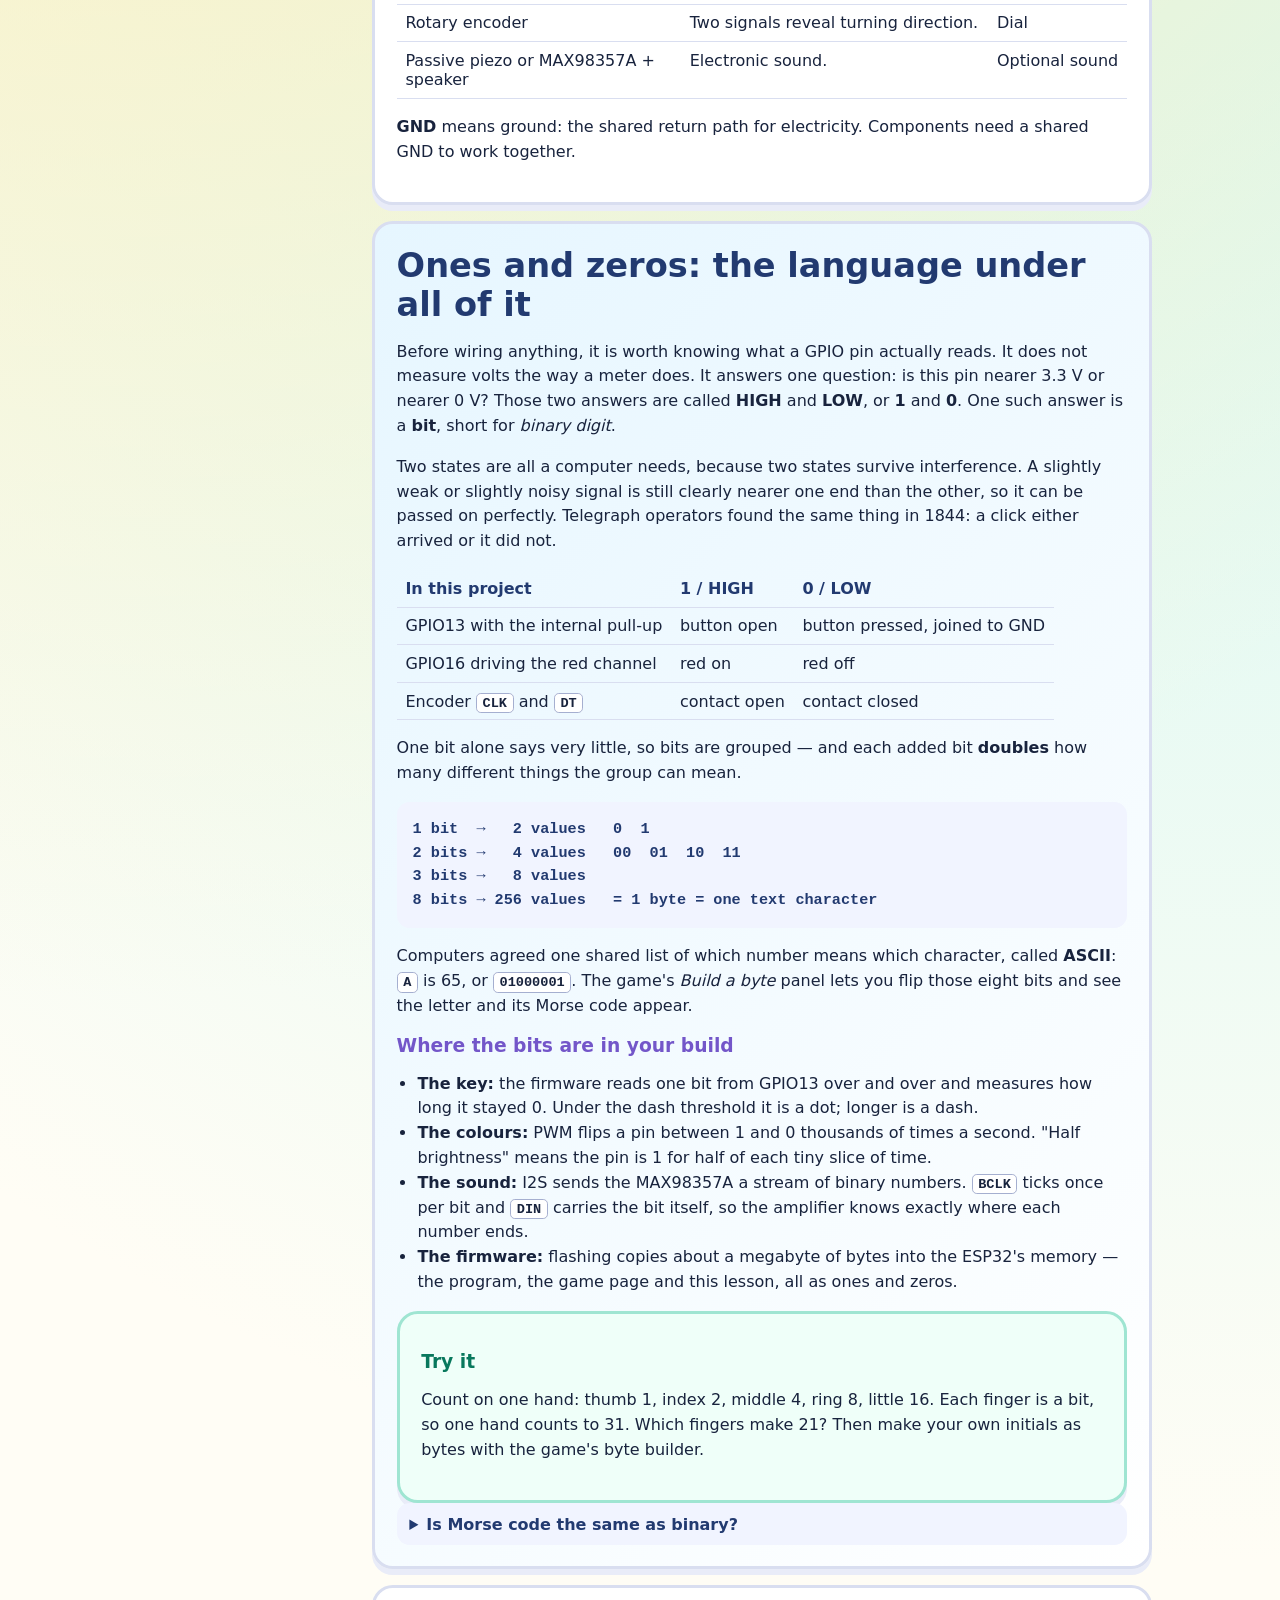
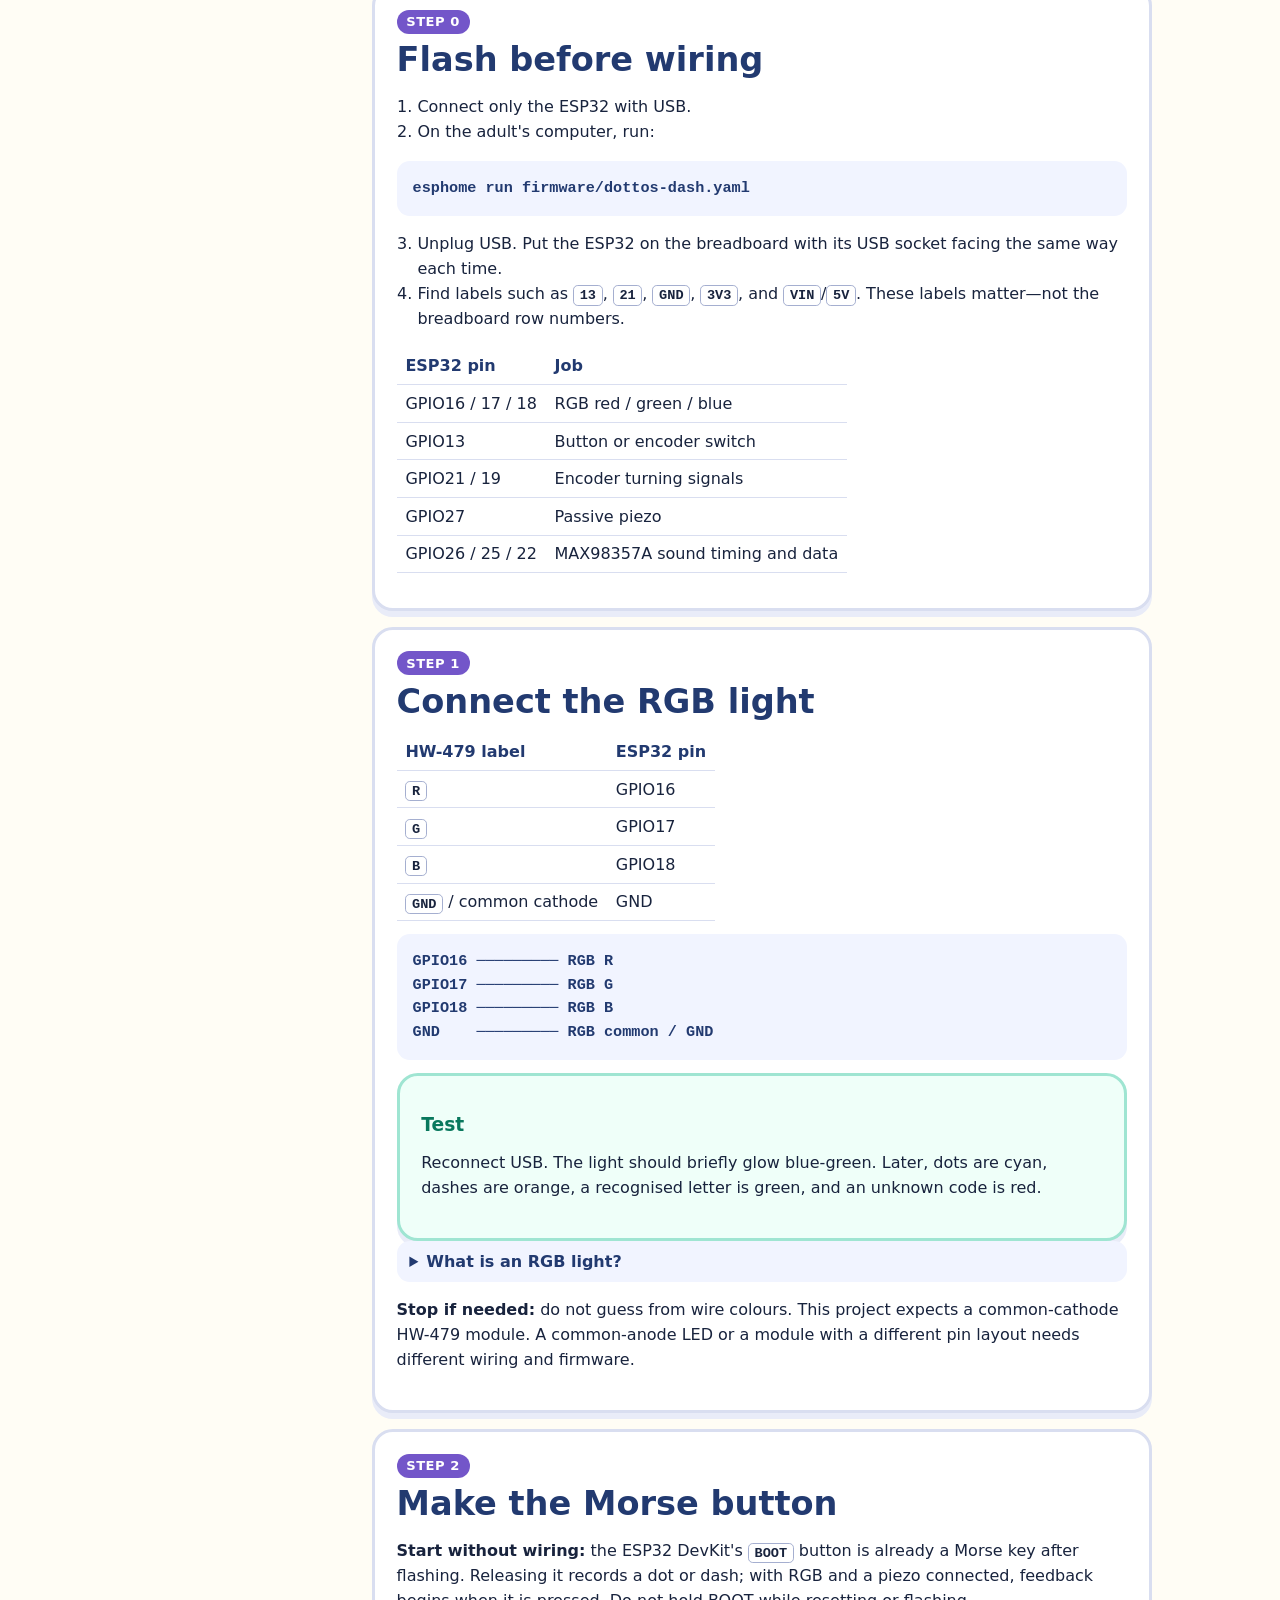
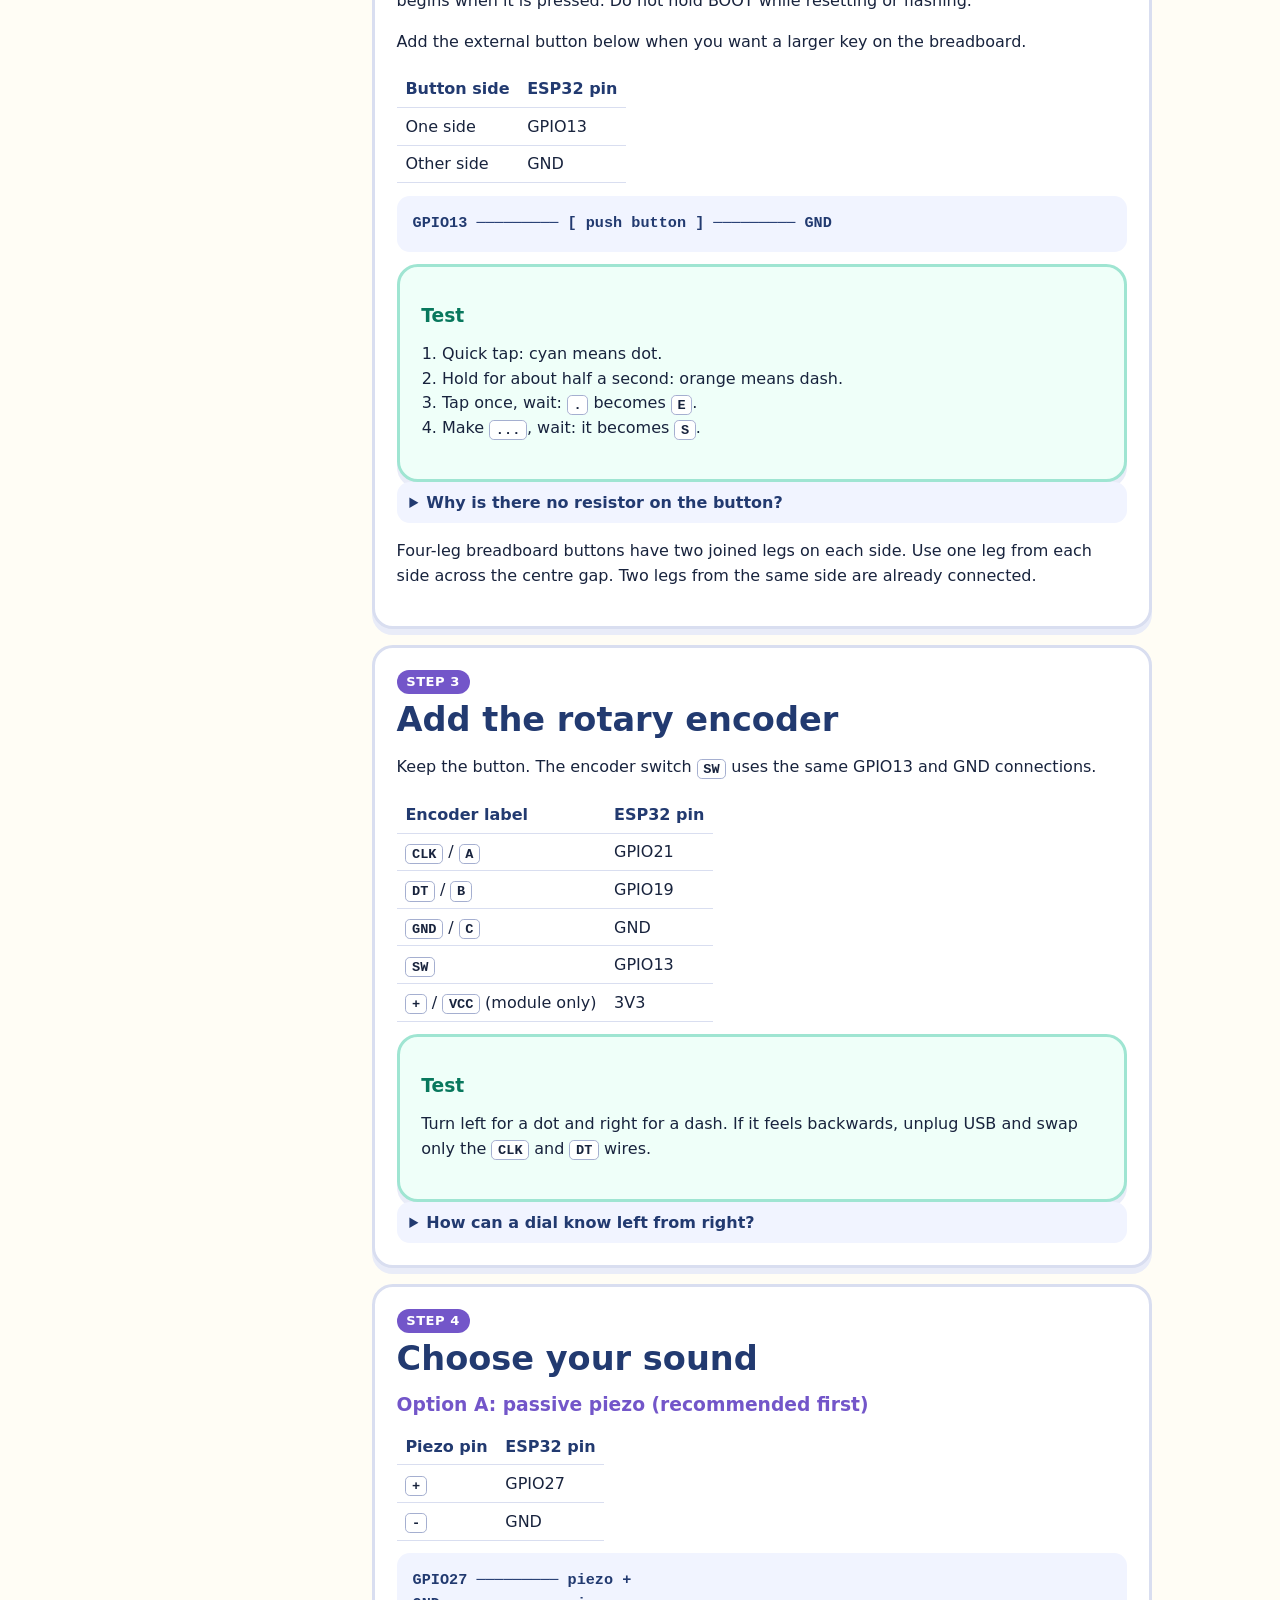
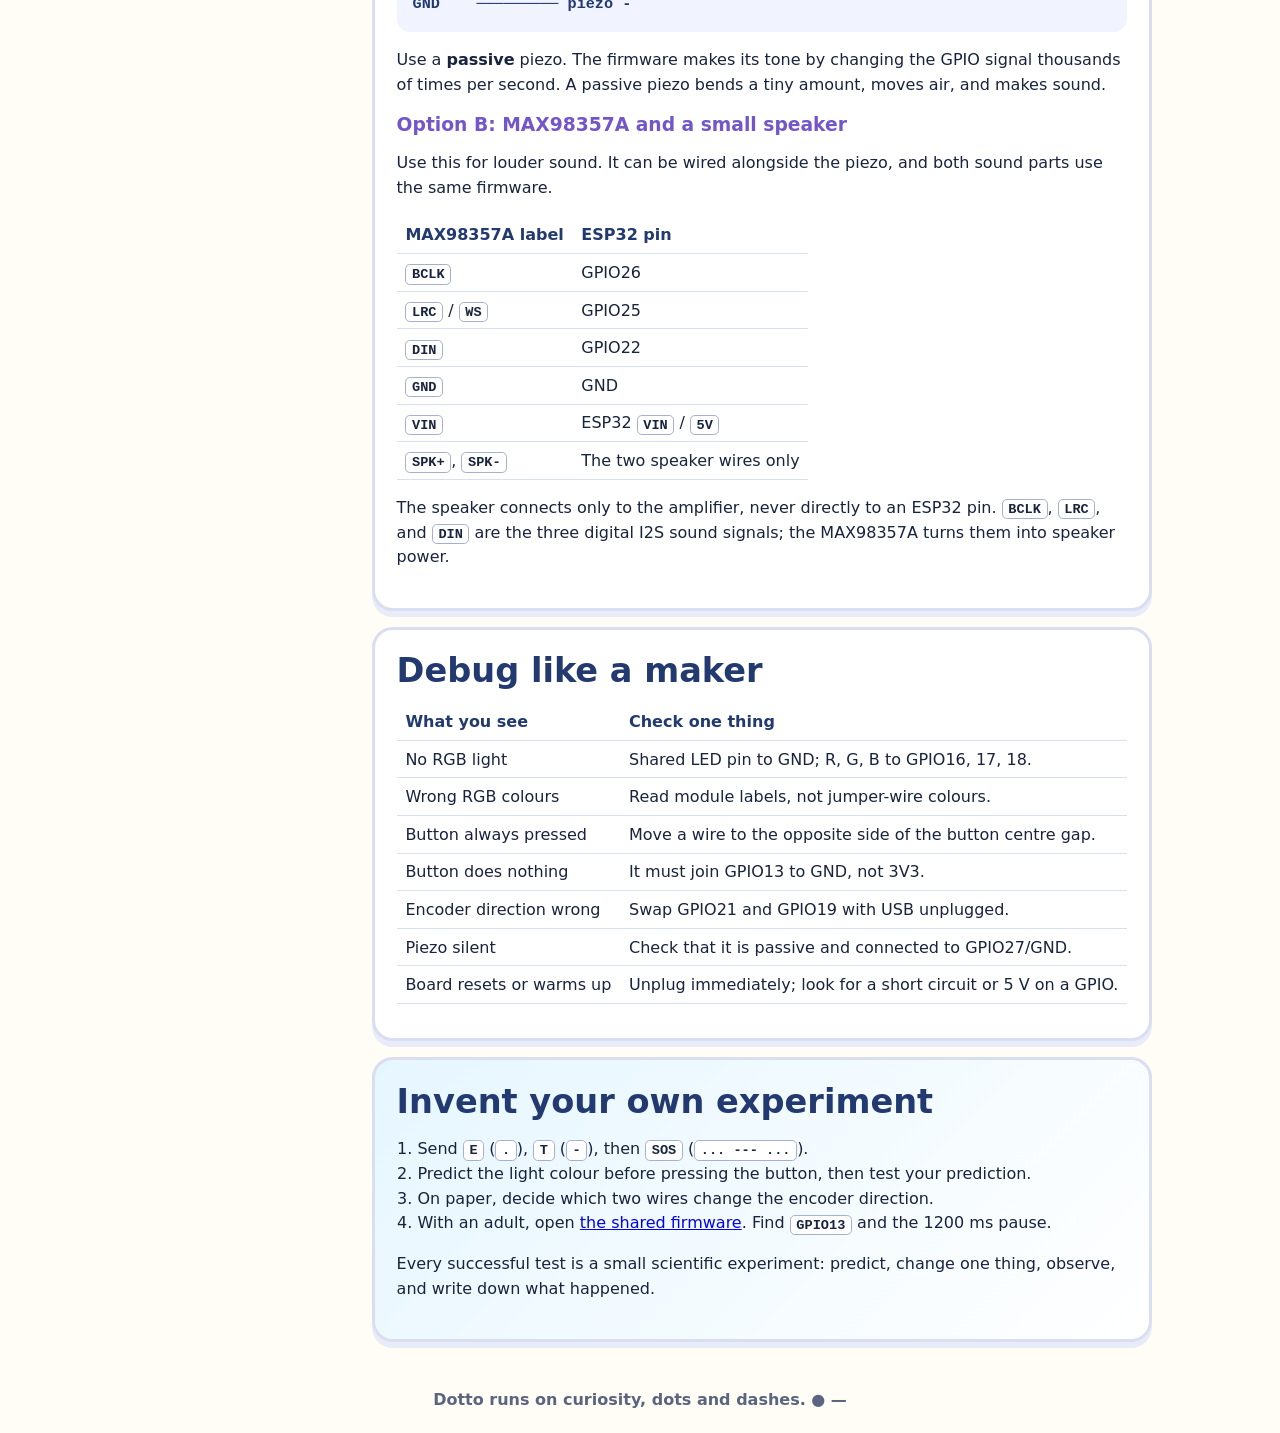
<file: build.html>
<!doctype html>
<html lang="en">
<head>
  <meta charset="utf-8">
  <meta name="viewport" content="width=device-width, initial-scale=1">
  <meta name="description" content="A step-by-step electronics lesson for building Dotto's Dash.">
  <title>Build Dotto's Dash</title>
  <link rel="stylesheet" href="style.css">
</head>
<body>
  <main class="page build-page">
    <header class="hero">
      <a class="build-back" href="index.html">← Back to Dotto's Dash</a>
      <p class="language-link"><a href="de/build.html">Deutsch</a></p>
      <p class="eyebrow">Build Dotto’s controller</p>
      <h1>Make the dot-and-dash machine</h1>
      <p class="hero-copy">Build one small circuit, test it, then add the next piece. That is how makers turn an idea into a working invention.</p>
      <p class="offline-badge">Offline · Adult helper for USB and wiring · Ages 10+</p>
    </header>

    <div class="lesson-layout">
      <nav class="lesson-nav" aria-label="Build lesson sections">
        <strong>Build steps</strong>
        <a href="#safety">Safety</a>
        <a href="#parts">Parts</a>
        <a href="#binary">Ones and zeros</a>
        <a href="#flash">Flash</a>
        <a href="#light">RGB light</a>
        <a href="#button">Morse button</a>
        <a href="#encoder">Rotary encoder</a>
        <a href="#sound">Sound</a>
        <a href="#debug">Debug</a>
        <a href="#experiments">Experiments</a>
      </nav>

      <article class="lesson-content">
        <section class="lesson-card concept-card">
          <h2>What are we building?</h2>
          <p>The ESP32 is a tiny computer. It notices a button or dial, turns that into Morse code, then answers with coloured light and sound.</p>
          <pre class="wire-diagram">finger or dial → ESP32 input pin → Morse program → light and sound

short press = dot        long press = dash
turn left = dot          turn right = dash
pause 1.2 seconds = decode a letter</pre>
        </section>

        <section id="safety" class="lesson-card safety-card">
          <h2>Safety first</h2>
          <ul>
            <li>An adult flashes the board and checks wires before USB is connected.</li>
            <li>Unplug USB before moving a wire.</li>
            <li>Use USB power only while learning. Never use wall power, mains electricity, unknown supplies, or oversized batteries.</li>
            <li>ESP32 GPIO pins are <strong>3.3 V only</strong>. Never connect 5 V to a GPIO pin.</li>
            <li>Use the named HW-479 RGB module, or add a resistor to every channel of a bare LED.</li>
            <li>If the board gets hot, smells odd, or disconnects: unplug it now and inspect the wiring with the adult helper.</li>
          </ul>
        </section>

        <section id="parts" class="lesson-card">
          <h2>Parts and their jobs</h2>
          <table class="wire-table">
            <thead><tr><th>Part</th><th>What it teaches</th><th>When needed</th></tr></thead>
            <tbody>
              <tr><td>ESP32 DevKit + USB</td><td>The computer that reads and controls pins.</td><td>Always</td></tr>
              <tr><td>Breadboard + jumper wires</td><td>Safe removable connections.</td><td>Hardware stages</td></tr>
              <tr><td>HW-479 common-cathode RGB module</td><td>Three coloured outputs.</td><td>Light</td></tr>
              <tr><td>Momentary button</td><td>A switch and a Morse key.</td><td>Button</td></tr>
              <tr><td>Rotary encoder</td><td>Two signals reveal turning direction.</td><td>Dial</td></tr>
              <tr><td>Passive piezo or MAX98357A + speaker</td><td>Electronic sound.</td><td>Optional sound</td></tr>
            </tbody>
          </table>
          <p><strong>GND</strong> means ground: the shared return path for electricity. Components need a shared GND to work together.</p>
        </section>

        <section id="binary" class="lesson-card concept-card">
          <h2>Ones and zeros: the language under all of it</h2>
          <p>Before wiring anything, it is worth knowing what a GPIO pin actually reads. It does not measure volts the way a meter does. It answers one question: is this pin nearer 3.3 V or nearer 0 V? Those two answers are called <strong>HIGH</strong> and <strong>LOW</strong>, or <strong>1</strong> and <strong>0</strong>. One such answer is a <strong>bit</strong>, short for <em>binary digit</em>.</p>
          <p>Two states are all a computer needs, because two states survive interference. A slightly weak or slightly noisy signal is still clearly nearer one end than the other, so it can be passed on perfectly. Telegraph operators found the same thing in 1844: a click either arrived or it did not.</p>
          <table class="wire-table">
            <thead><tr><th>In this project</th><th>1 / HIGH</th><th>0 / LOW</th></tr></thead>
            <tbody>
              <tr><td>GPIO13 with the internal pull-up</td><td>button open</td><td>button pressed, joined to GND</td></tr>
              <tr><td>GPIO16 driving the red channel</td><td>red on</td><td>red off</td></tr>
              <tr><td>Encoder <kbd>CLK</kbd> and <kbd>DT</kbd></td><td>contact open</td><td>contact closed</td></tr>
            </tbody>
          </table>
          <p>One bit alone says very little, so bits are grouped — and each added bit <strong>doubles</strong> how many different things the group can mean.</p>
          <pre class="wire-diagram">1 bit  →   2 values   0  1
2 bits →   4 values   00  01  10  11
3 bits →   8 values
8 bits → 256 values   = 1 byte = one text character</pre>
          <p>Computers agreed one shared list of which number means which character, called <strong>ASCII</strong>: <kbd>A</kbd> is 65, or <kbd>01000001</kbd>. The game's <em>Build a byte</em> panel lets you flip those eight bits and see the letter and its Morse code appear.</p>
          <h3>Where the bits are in your build</h3>
          <ul>
            <li><strong>The key:</strong> the firmware reads one bit from GPIO13 over and over and measures how long it stayed 0. Under the dash threshold it is a dot; longer is a dash.</li>
            <li><strong>The colours:</strong> PWM flips a pin between 1 and 0 thousands of times a second. "Half brightness" means the pin is 1 for half of each tiny slice of time.</li>
            <li><strong>The sound:</strong> I2S sends the MAX98357A a stream of binary numbers. <kbd>BCLK</kbd> ticks once per bit and <kbd>DIN</kbd> carries the bit itself, so the amplifier knows exactly where each number ends.</li>
            <li><strong>The firmware:</strong> flashing copies about a megabyte of bytes into the ESP32's memory — the program, the game page and this lesson, all as ones and zeros.</li>
          </ul>
          <div class="test-card lesson-card">
            <h3>Try it</h3>
            <p>Count on one hand: thumb 1, index 2, middle 4, ring 8, little 16. Each finger is a bit, so one hand counts to 31. Which fingers make 21? Then make your own initials as bytes with the game's byte builder.</p>
          </div>
          <details><summary>Is Morse code the same as binary?</summary><p>Almost. Morse has two signals, but its letters are different lengths — <kbd>E</kbd> is one signal and <kbd>Z</kbd> is four — so it needs a third thing: the silence that shows where a letter ends. A byte is always exactly eight bits, so a computer never needs a gap to know where one character stops and the next starts. That fixed size is why the firmware needs a <kbd>Letter Pause</kbd> setting and your laptop does not.</p></details>
        </section>

        <section id="flash" class="lesson-card">
          <span class="step-label">Step 0</span>
          <h2>Flash before wiring</h2>
          <ol>
            <li>Connect only the ESP32 with USB.</li>
            <li>On the adult's computer, run:</li>
          </ol>
          <pre class="wire-diagram">esphome run firmware/dottos-dash.yaml</pre>
          <ol start="3">
            <li>Unplug USB. Put the ESP32 on the breadboard with its USB socket facing the same way each time.</li>
            <li>Find labels such as <kbd>13</kbd>, <kbd>21</kbd>, <kbd>GND</kbd>, <kbd>3V3</kbd>, and <kbd>VIN</kbd>/<kbd>5V</kbd>. These labels matter—not the breadboard row numbers.</li>
          </ol>
          <table class="wire-table">
            <thead><tr><th>ESP32 pin</th><th>Job</th></tr></thead>
            <tbody>
              <tr><td>GPIO16 / 17 / 18</td><td>RGB red / green / blue</td></tr>
              <tr><td>GPIO13</td><td>Button or encoder switch</td></tr>
              <tr><td>GPIO21 / 19</td><td>Encoder turning signals</td></tr>
              <tr><td>GPIO27</td><td>Passive piezo</td></tr>
              <tr><td>GPIO26 / 25 / 22</td><td>MAX98357A sound timing and data</td></tr>
            </tbody>
          </table>
        </section>

        <section id="light" class="lesson-card">
          <span class="step-label">Step 1</span>
          <h2>Connect the RGB light</h2>
          <table class="wire-table">
            <thead><tr><th>HW-479 label</th><th>ESP32 pin</th></tr></thead>
            <tbody><tr><td><kbd>R</kbd></td><td>GPIO16</td></tr><tr><td><kbd>G</kbd></td><td>GPIO17</td></tr><tr><td><kbd>B</kbd></td><td>GPIO18</td></tr><tr><td><kbd>GND</kbd> / common cathode</td><td>GND</td></tr></tbody>
          </table>
          <pre class="wire-diagram">GPIO16 ───────── RGB R
GPIO17 ───────── RGB G
GPIO18 ───────── RGB B
GND    ───────── RGB common / GND</pre>
          <div class="test-card lesson-card">
            <h3>Test</h3>
            <p>Reconnect USB. The light should briefly glow blue-green. Later, dots are cyan, dashes are orange, a recognised letter is green, and an unknown code is red.</p>
          </div>
          <details><summary>What is an RGB light?</summary><p>RGB means red, green and blue. The ESP32 rapidly switches each colour channel on and off using PWM (pulse-width modulation). Your eyes blend those fast flashes into colours. A common-cathode LED has one shared path to GND and three separately controlled colour paths.</p></details>
          <p><strong>Stop if needed:</strong> do not guess from wire colours. This project expects a common-cathode HW-479 module. A common-anode LED or a module with a different pin layout needs different wiring and firmware.</p>
        </section>

        <section id="button" class="lesson-card">
          <span class="step-label">Step 2</span>
          <h2>Make the Morse button</h2>
          <p><strong>Start without wiring:</strong> the ESP32 DevKit's <kbd>BOOT</kbd> button is already a Morse key after flashing. Releasing it records a dot or dash; with RGB and a piezo connected, feedback begins when it is pressed. Do not hold BOOT while resetting or flashing.</p>
          <p>Add the external button below when you want a larger key on the breadboard.</p>
          <table class="wire-table"><thead><tr><th>Button side</th><th>ESP32 pin</th></tr></thead><tbody><tr><td>One side</td><td>GPIO13</td></tr><tr><td>Other side</td><td>GND</td></tr></tbody></table>
          <pre class="wire-diagram">GPIO13 ───────── [ push button ] ───────── GND</pre>
          <div class="test-card lesson-card">
            <h3>Test</h3>
            <ol><li>Quick tap: cyan means dot.</li><li>Hold for about half a second: orange means dash.</li><li>Tap once, wait: <kbd>.</kbd> becomes <kbd>E</kbd>.</li><li>Make <kbd>...</kbd>, wait: it becomes <kbd>S</kbd>.</li></ol>
          </div>
          <details><summary>Why is there no resistor on the button?</summary><p>The ESP32 uses an internal pull-up resistor. When the button is open, GPIO13 reads HIGH. Pressing the button joins it to GND, so it reads LOW. The program measures the LOW time. It also ignores tiny switch wiggles at first contact; that is debouncing.</p></details>
          <p>Four-leg breadboard buttons have two joined legs on each side. Use one leg from each side across the centre gap. Two legs from the same side are already connected.</p>
        </section>

        <section id="encoder" class="lesson-card">
          <span class="step-label">Step 3</span>
          <h2>Add the rotary encoder</h2>
          <p>Keep the button. The encoder switch <kbd>SW</kbd> uses the same GPIO13 and GND connections.</p>
          <table class="wire-table"><thead><tr><th>Encoder label</th><th>ESP32 pin</th></tr></thead><tbody><tr><td><kbd>CLK</kbd> / <kbd>A</kbd></td><td>GPIO21</td></tr><tr><td><kbd>DT</kbd> / <kbd>B</kbd></td><td>GPIO19</td></tr><tr><td><kbd>GND</kbd> / <kbd>C</kbd></td><td>GND</td></tr><tr><td><kbd>SW</kbd></td><td>GPIO13</td></tr><tr><td><kbd>+</kbd> / <kbd>VCC</kbd> (module only)</td><td>3V3</td></tr></tbody></table>
          <div class="test-card lesson-card"><h3>Test</h3><p>Turn left for a dot and right for a dash. If it feels backwards, unplug USB and swap only the <kbd>CLK</kbd> and <kbd>DT</kbd> wires.</p></div>
          <details><summary>How can a dial know left from right?</summary><p>An encoder sends two click signals. One changes just before the other; that order tells the ESP32 which way it turned. This two-signal idea is called quadrature.</p></details>
        </section>

        <section id="sound" class="lesson-card">
          <span class="step-label">Step 4</span>
          <h2>Choose your sound</h2>
          <h3>Option A: passive piezo (recommended first)</h3>
          <table class="wire-table"><thead><tr><th>Piezo pin</th><th>ESP32 pin</th></tr></thead><tbody><tr><td><kbd>+</kbd></td><td>GPIO27</td></tr><tr><td><kbd>-</kbd></td><td>GND</td></tr></tbody></table>
          <pre class="wire-diagram">GPIO27 ───────── piezo +
GND    ───────── piezo -</pre>
          <p>Use a <strong>passive</strong> piezo. The firmware makes its tone by changing the GPIO signal thousands of times per second. A passive piezo bends a tiny amount, moves air, and makes sound.</p>
          <h3>Option B: MAX98357A and a small speaker</h3>
          <p>Use this for louder sound. It can be wired alongside the piezo, and both sound parts use the same firmware.</p>
          <table class="wire-table"><thead><tr><th>MAX98357A label</th><th>ESP32 pin</th></tr></thead><tbody><tr><td><kbd>BCLK</kbd></td><td>GPIO26</td></tr><tr><td><kbd>LRC</kbd> / <kbd>WS</kbd></td><td>GPIO25</td></tr><tr><td><kbd>DIN</kbd></td><td>GPIO22</td></tr><tr><td><kbd>GND</kbd></td><td>GND</td></tr><tr><td><kbd>VIN</kbd></td><td>ESP32 <kbd>VIN</kbd> / <kbd>5V</kbd></td></tr><tr><td><kbd>SPK+</kbd>, <kbd>SPK-</kbd></td><td>The two speaker wires only</td></tr></tbody></table>
          <p>The speaker connects only to the amplifier, never directly to an ESP32 pin. <kbd>BCLK</kbd>, <kbd>LRC</kbd>, and <kbd>DIN</kbd> are the three digital I2S sound signals; the MAX98357A turns them into speaker power.</p>
        </section>

        <section id="debug" class="lesson-card">
          <h2>Debug like a maker</h2>
          <table class="wire-table"><thead><tr><th>What you see</th><th>Check one thing</th></tr></thead><tbody><tr><td>No RGB light</td><td>Shared LED pin to GND; R, G, B to GPIO16, 17, 18.</td></tr><tr><td>Wrong RGB colours</td><td>Read module labels, not jumper-wire colours.</td></tr><tr><td>Button always pressed</td><td>Move a wire to the opposite side of the button centre gap.</td></tr><tr><td>Button does nothing</td><td>It must join GPIO13 to GND, not 3V3.</td></tr><tr><td>Encoder direction wrong</td><td>Swap GPIO21 and GPIO19 with USB unplugged.</td></tr><tr><td>Piezo silent</td><td>Check that it is passive and connected to GPIO27/GND.</td></tr><tr><td>Board resets or warms up</td><td>Unplug immediately; look for a short circuit or 5 V on a GPIO.</td></tr></tbody></table>
        </section>

        <section id="experiments" class="lesson-card concept-card">
          <h2>Invent your own experiment</h2>
          <ol><li>Send <kbd>E</kbd> (<kbd>.</kbd>), <kbd>T</kbd> (<kbd>-</kbd>), then <kbd>SOS</kbd> (<kbd>... --- ...</kbd>).</li><li>Predict the light colour before pressing the button, then test your prediction.</li><li>On paper, decide which two wires change the encoder direction.</li><li>With an adult, open <a href="firmware/dottos-dash-common.yaml">the shared firmware</a>. Find <kbd>GPIO13</kbd> and the 1200 ms pause.</li></ol>
          <p>Every successful test is a small scientific experiment: predict, change one thing, observe, and write down what happened.</p>
        </section>
      </article>
    </div>
  </main>
  <footer>Dotto runs on curiosity, dots and dashes. ● —</footer>
</body>
</html>
</file>
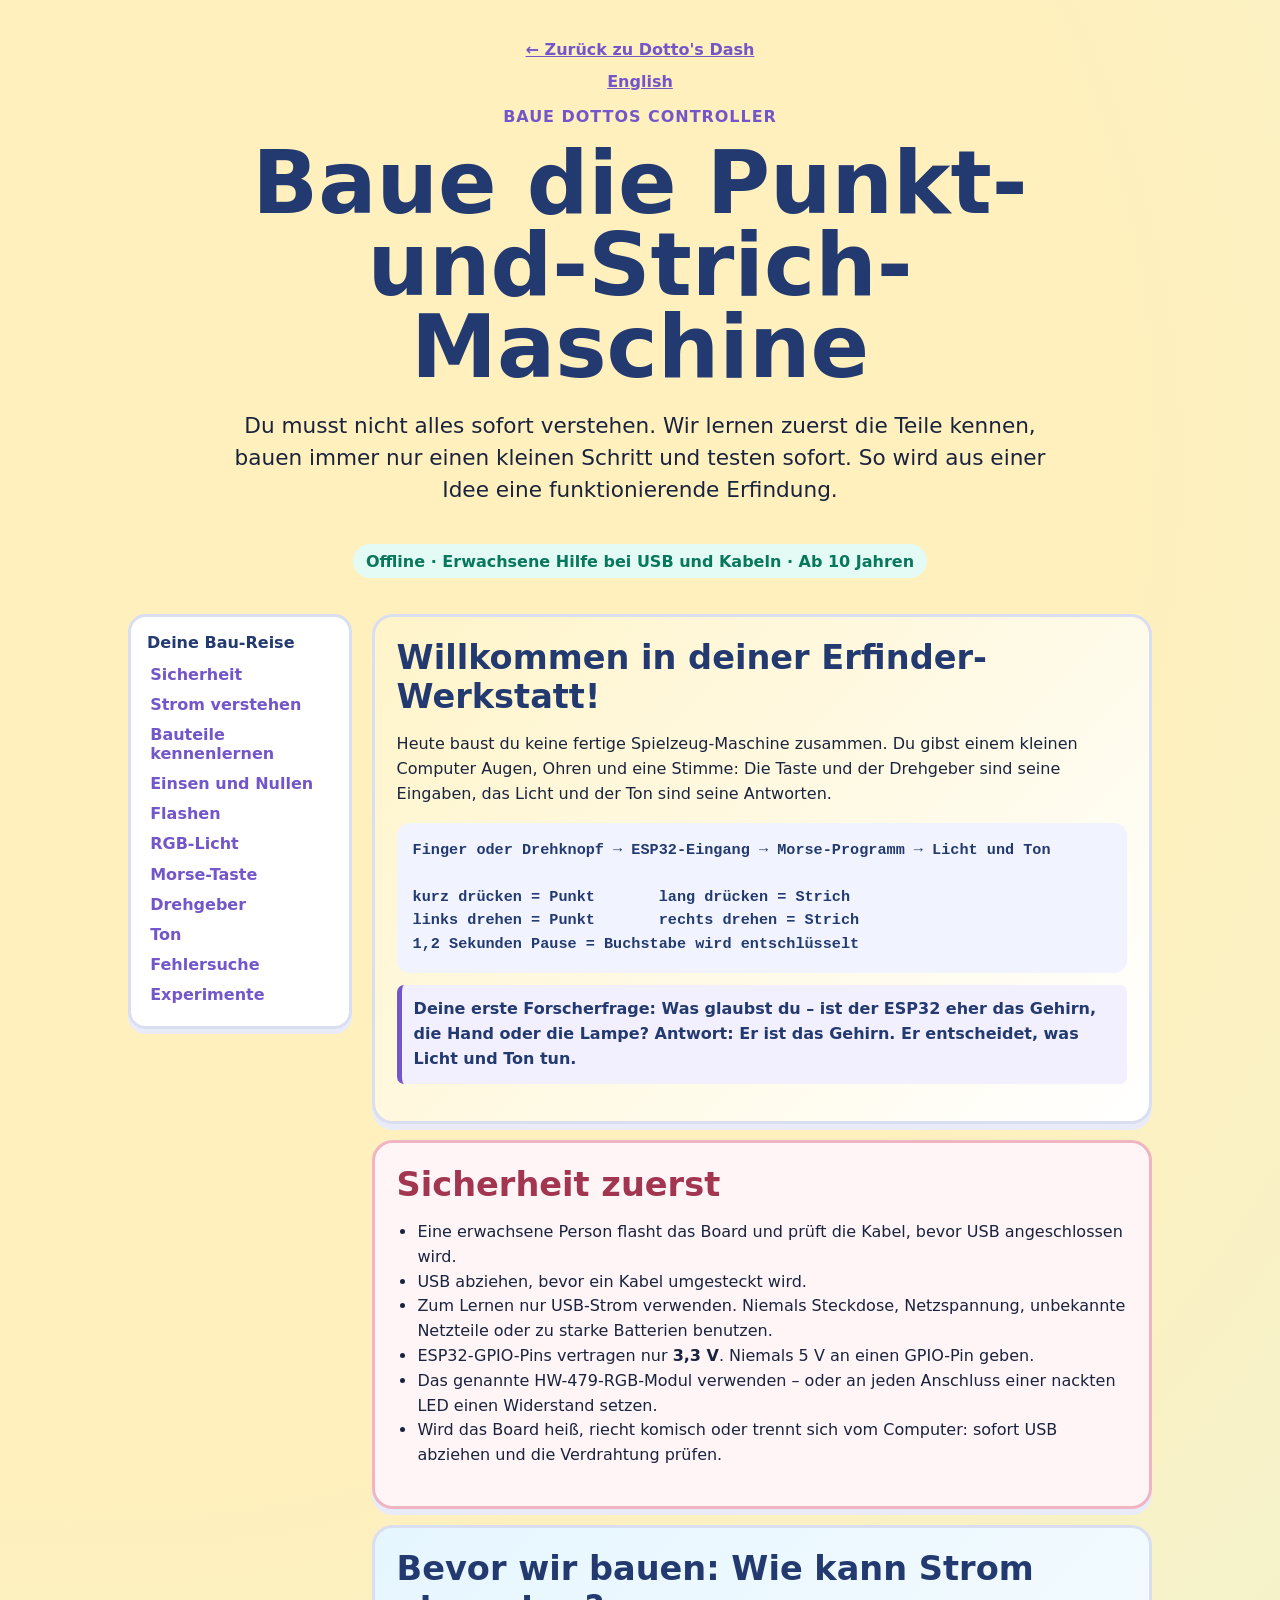
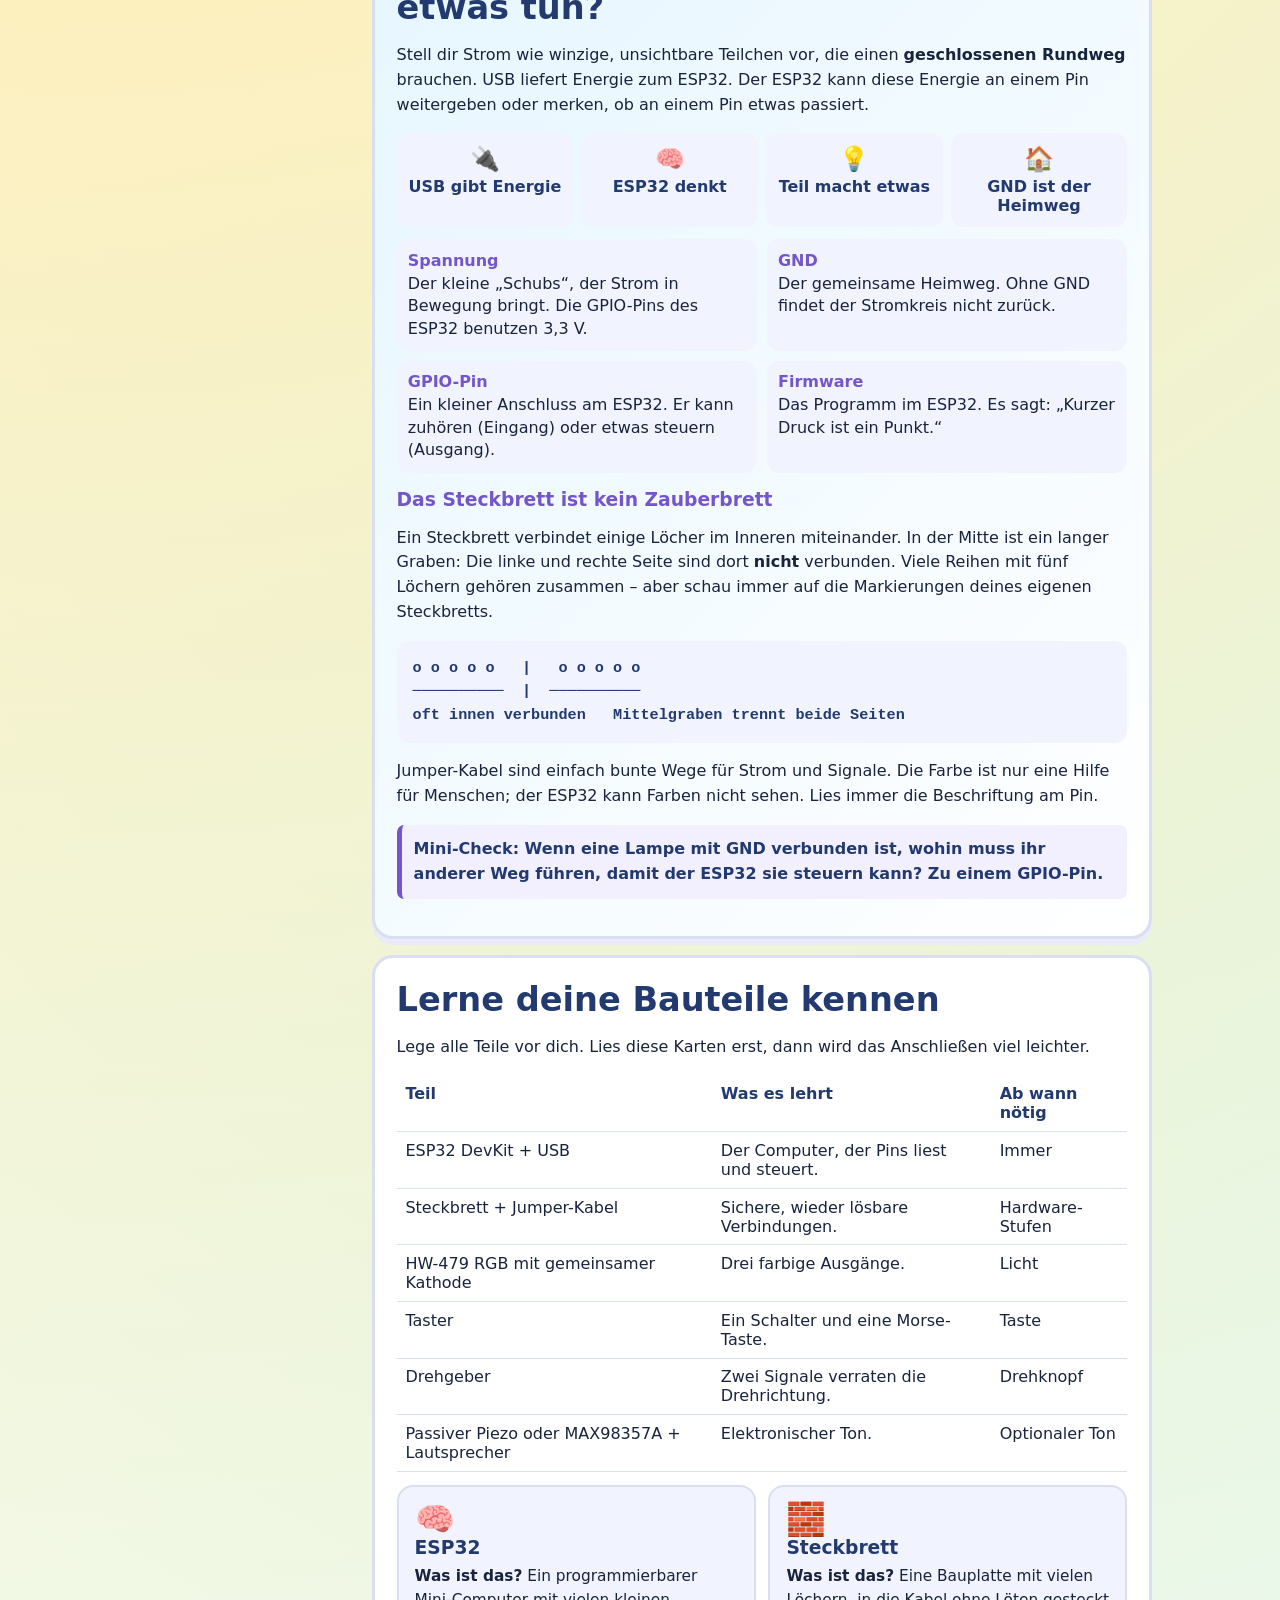
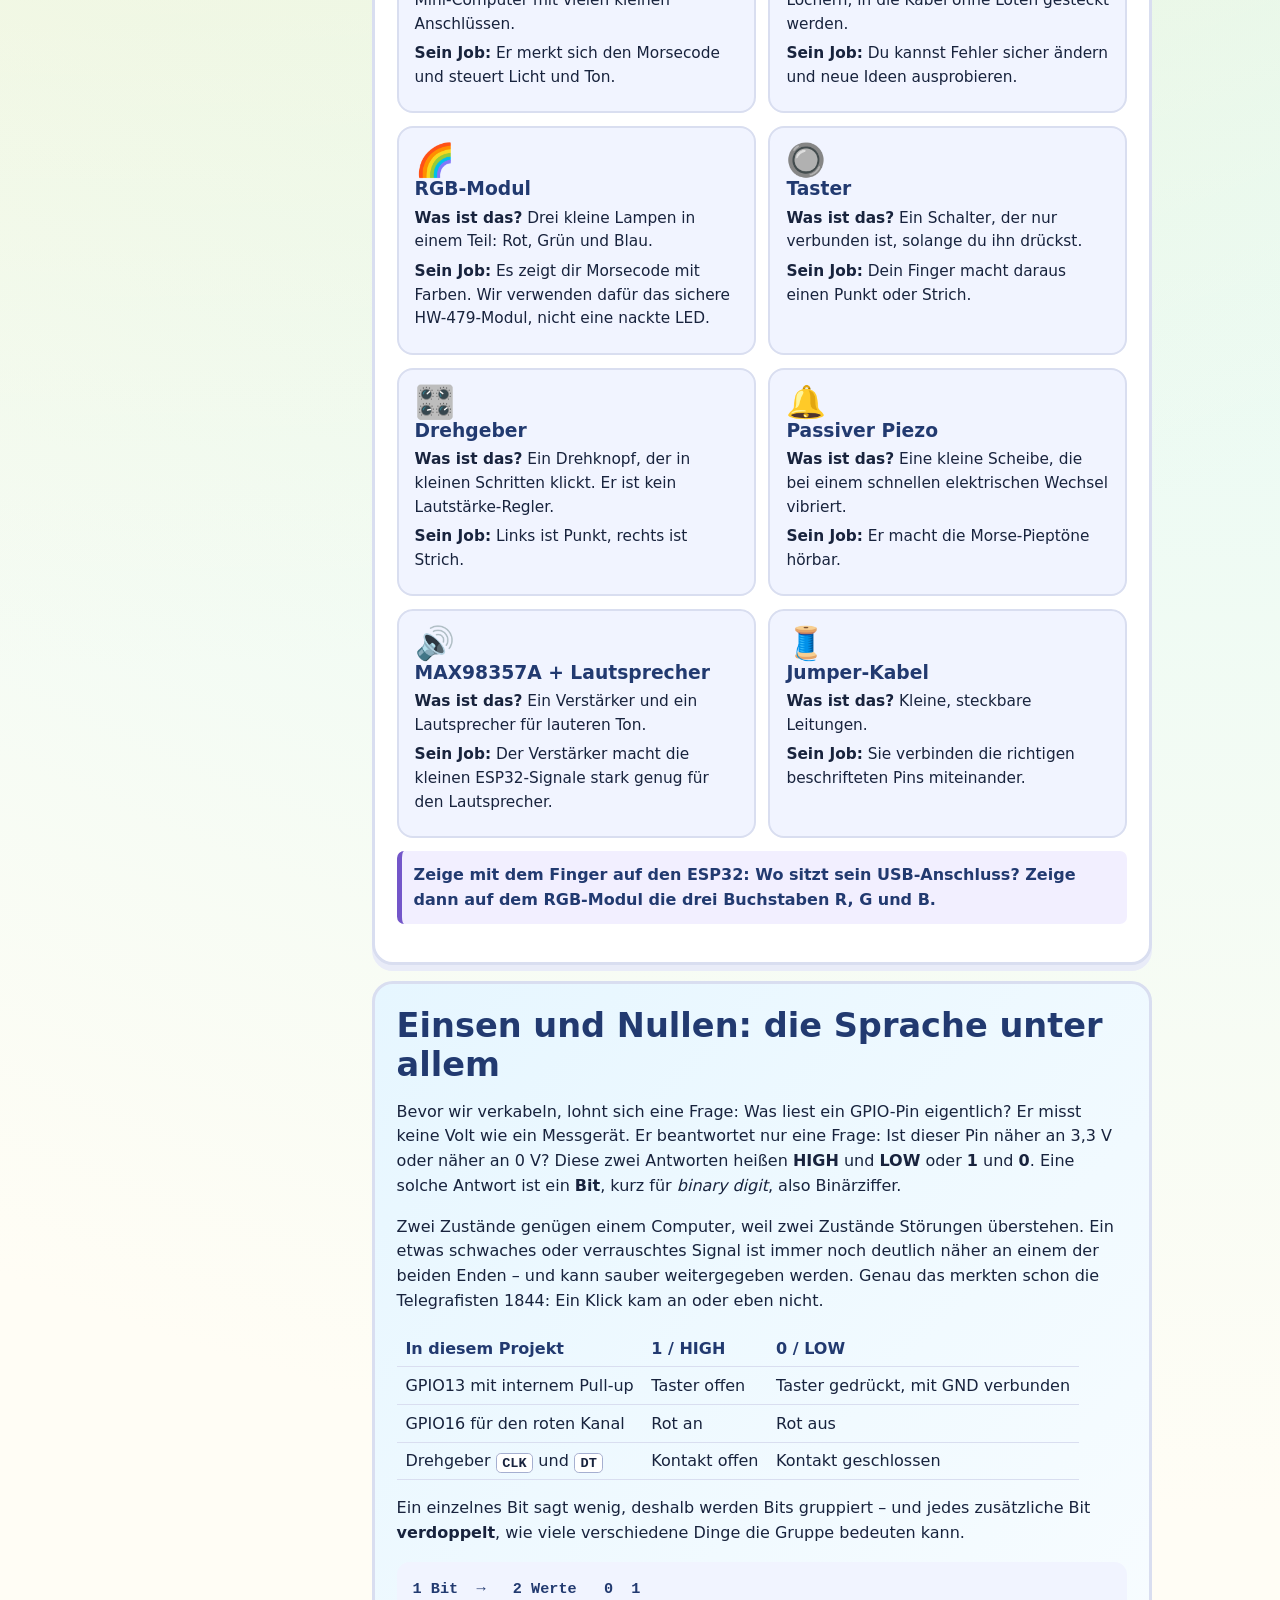
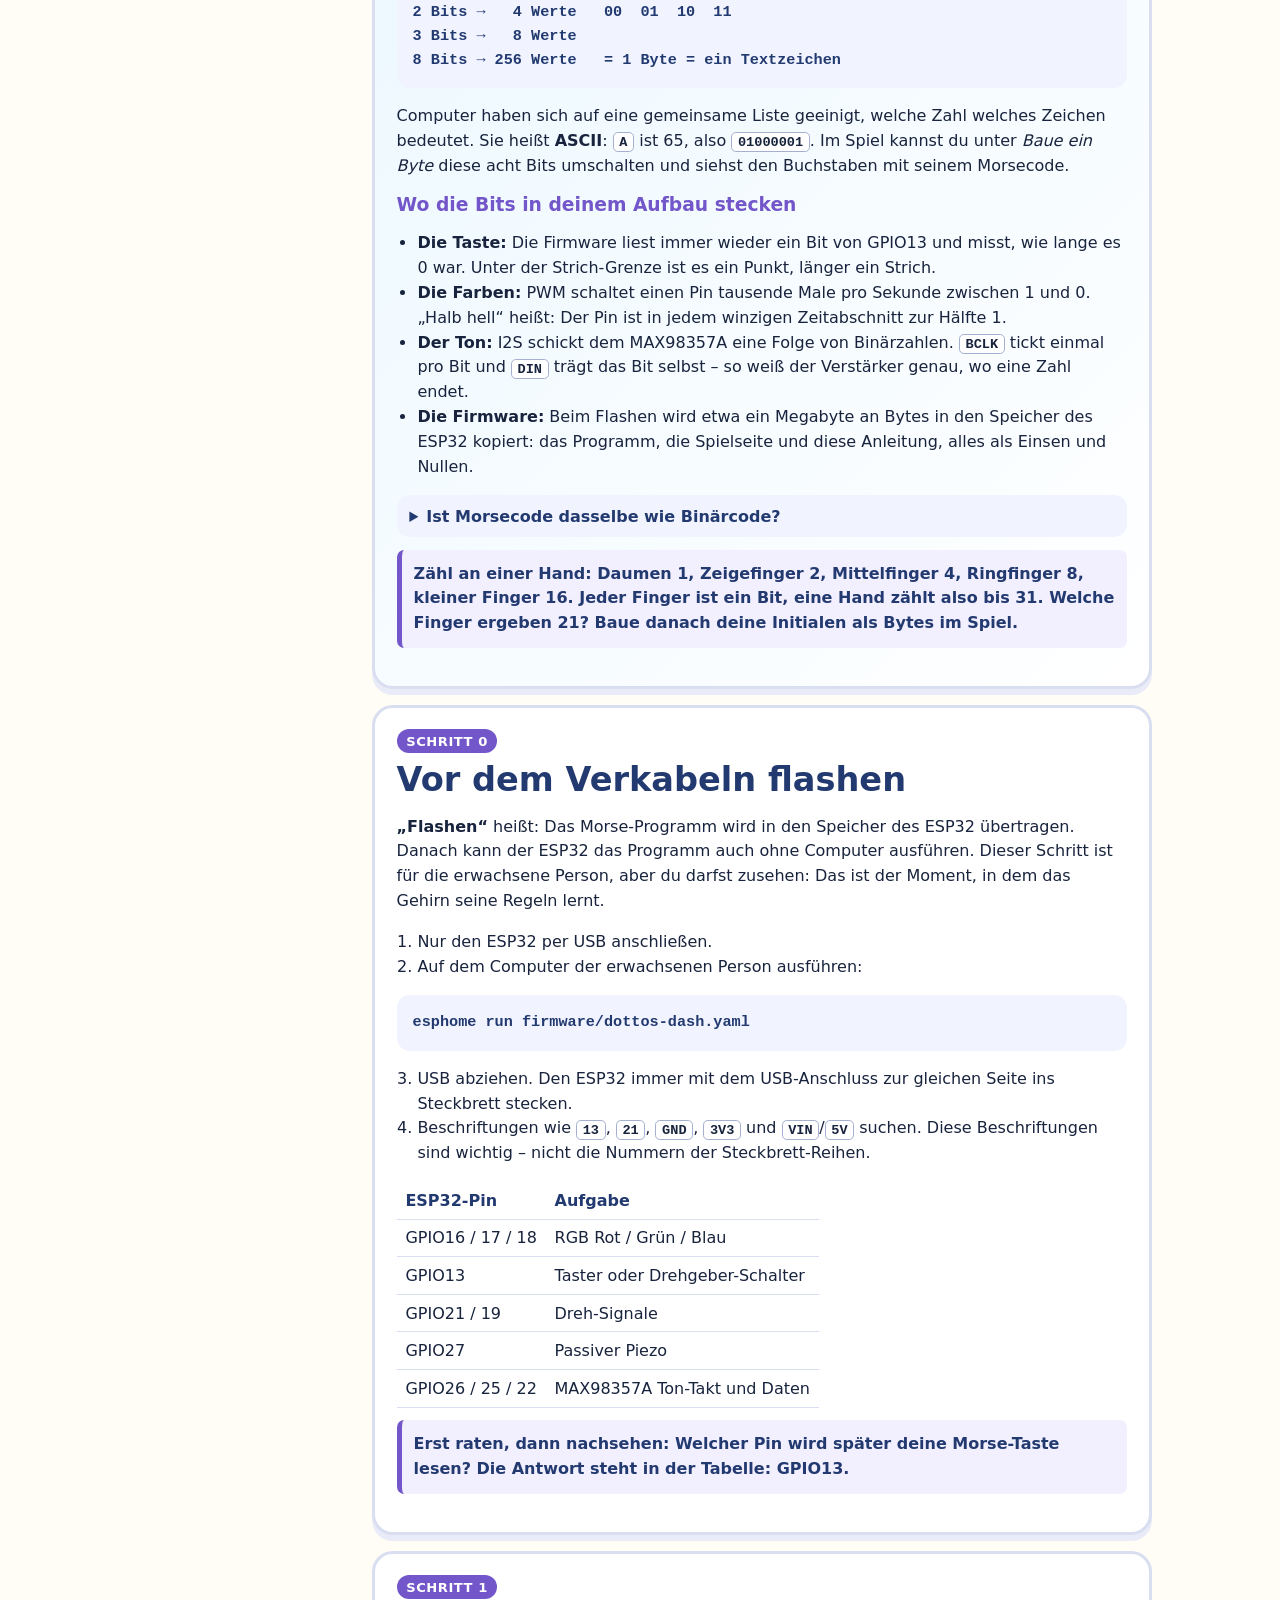
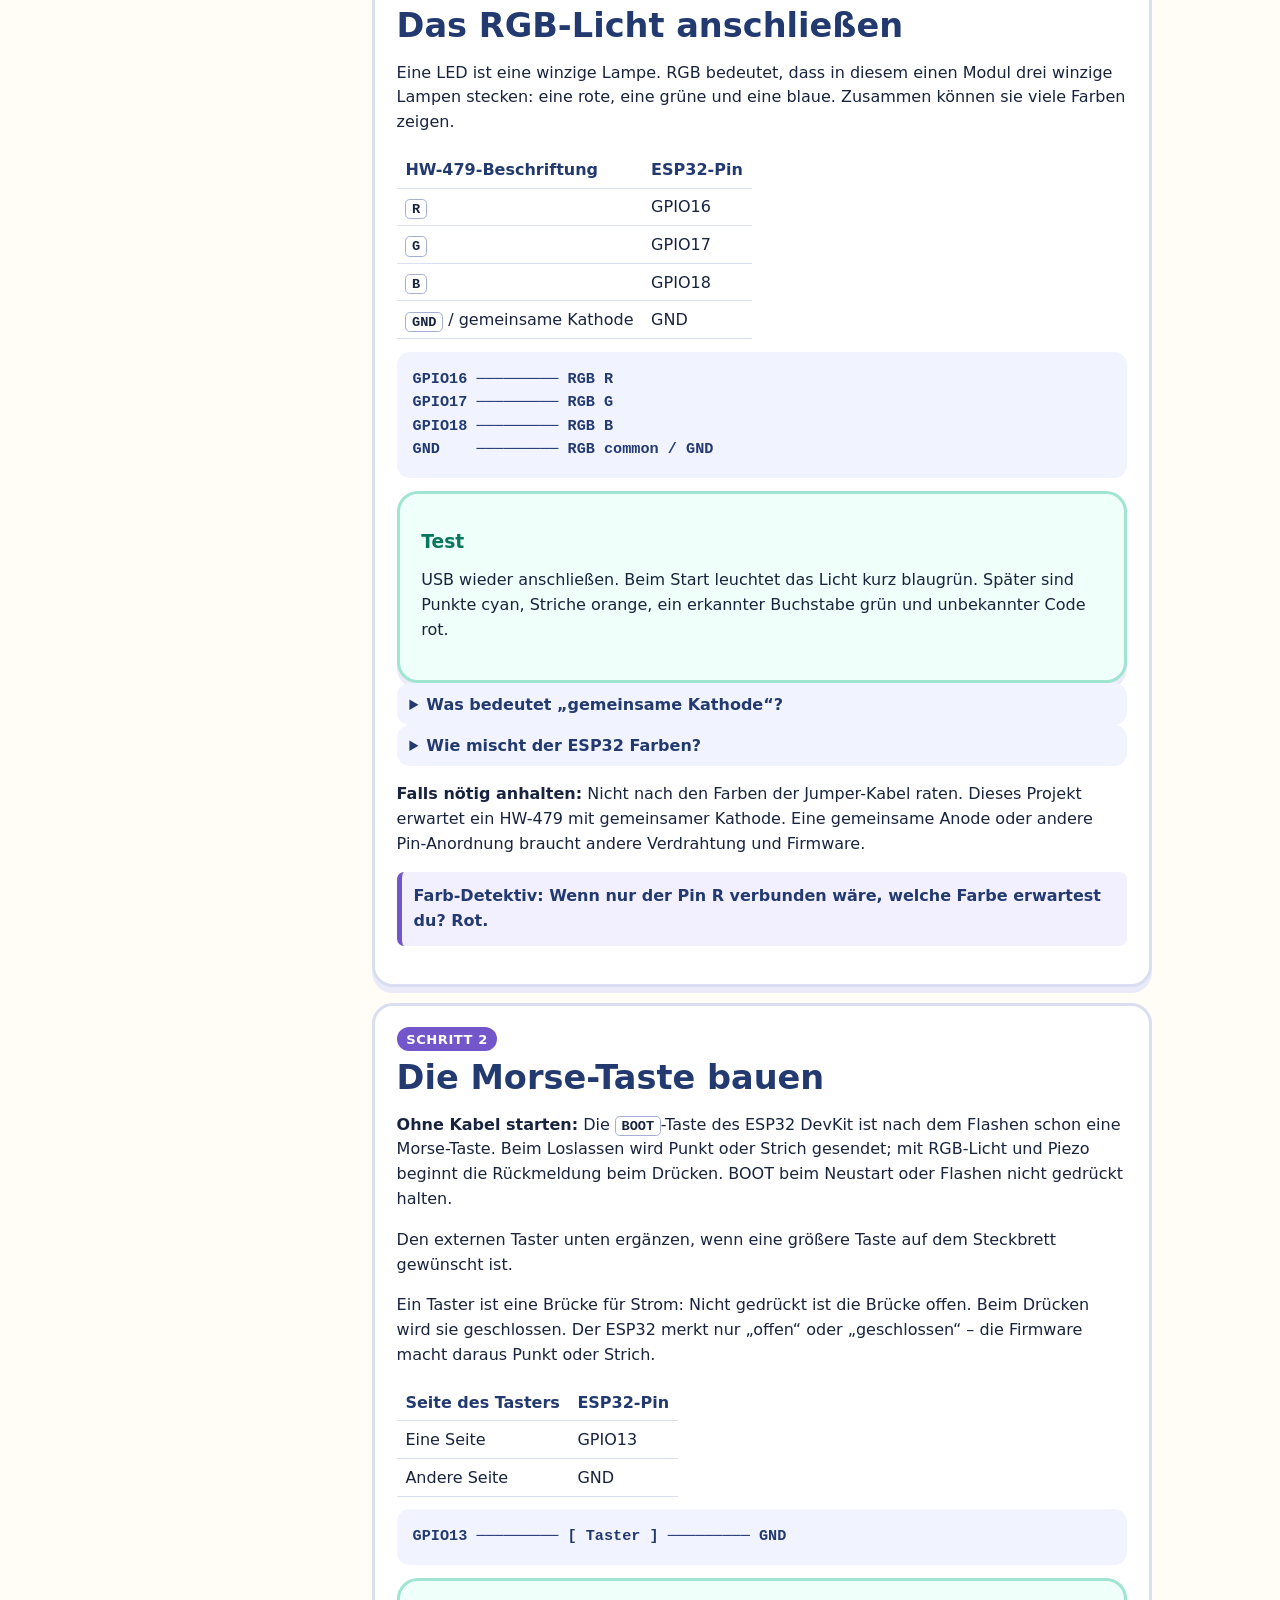
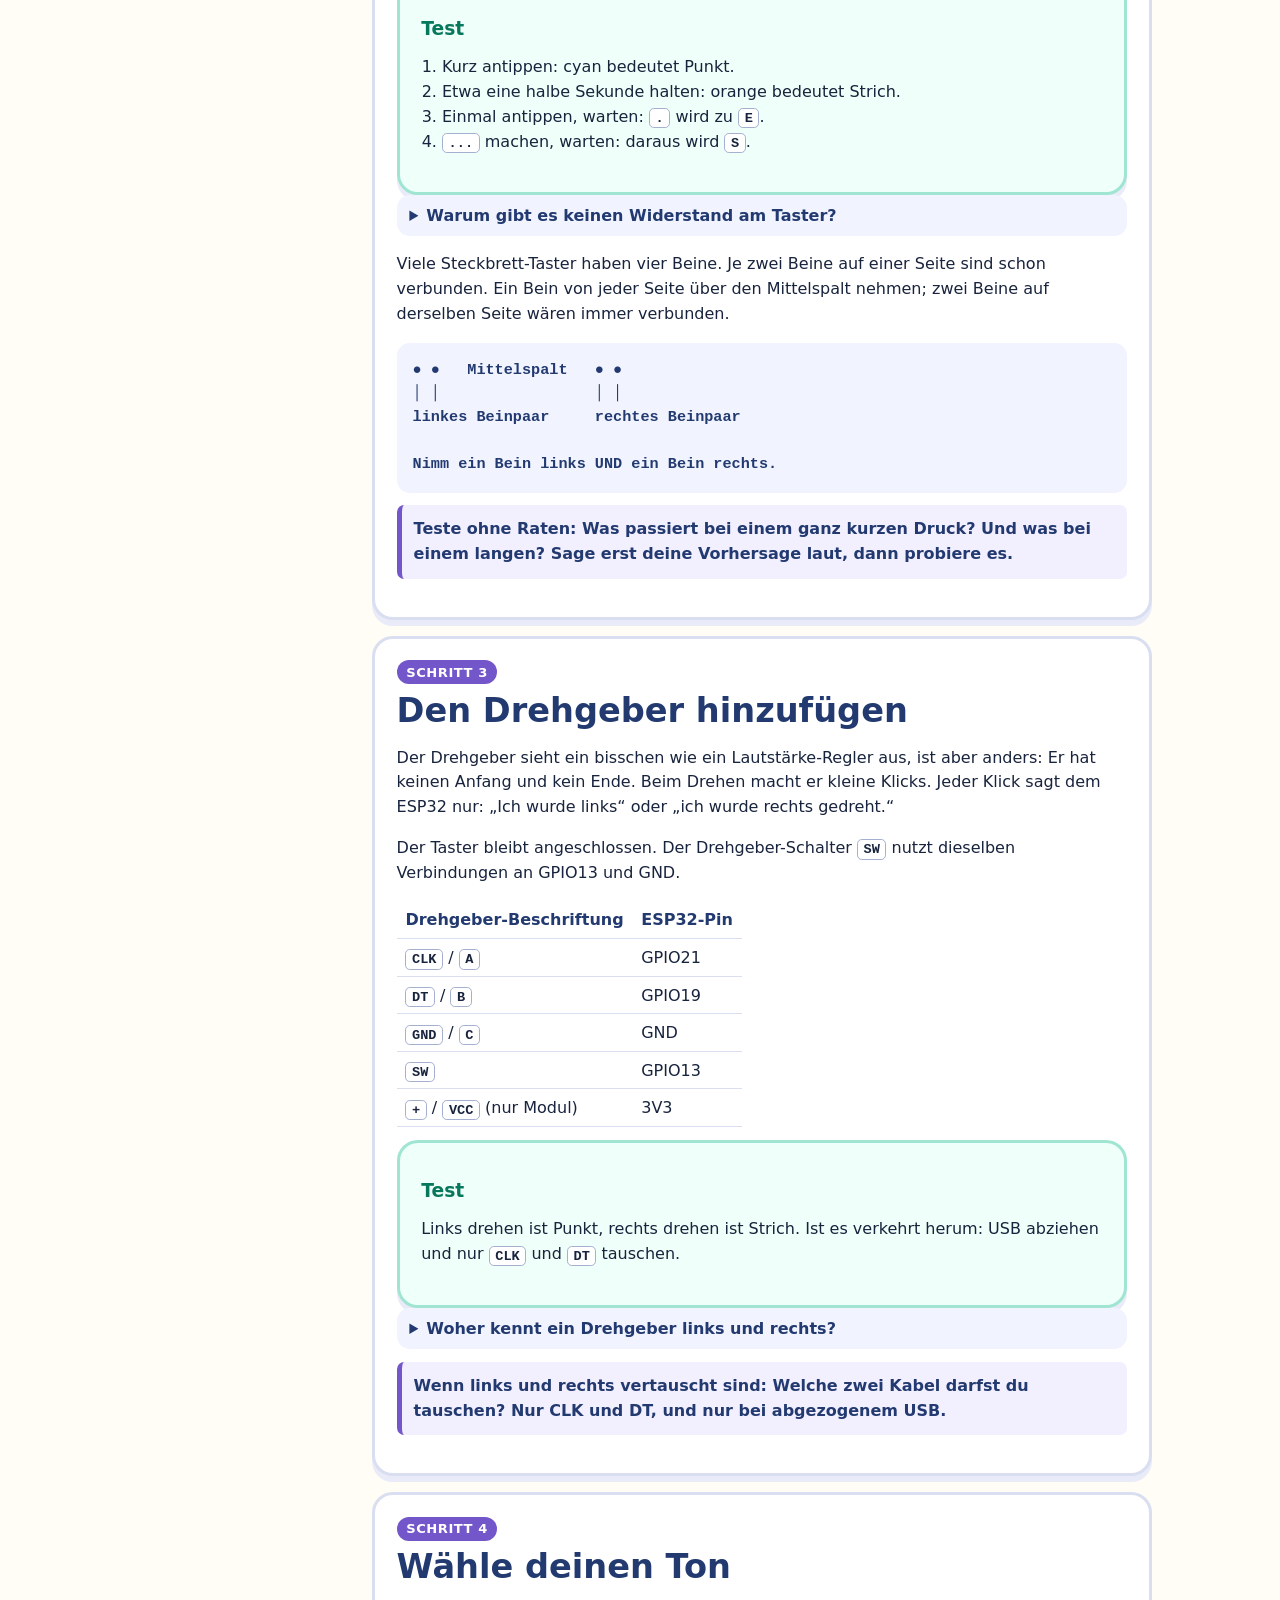
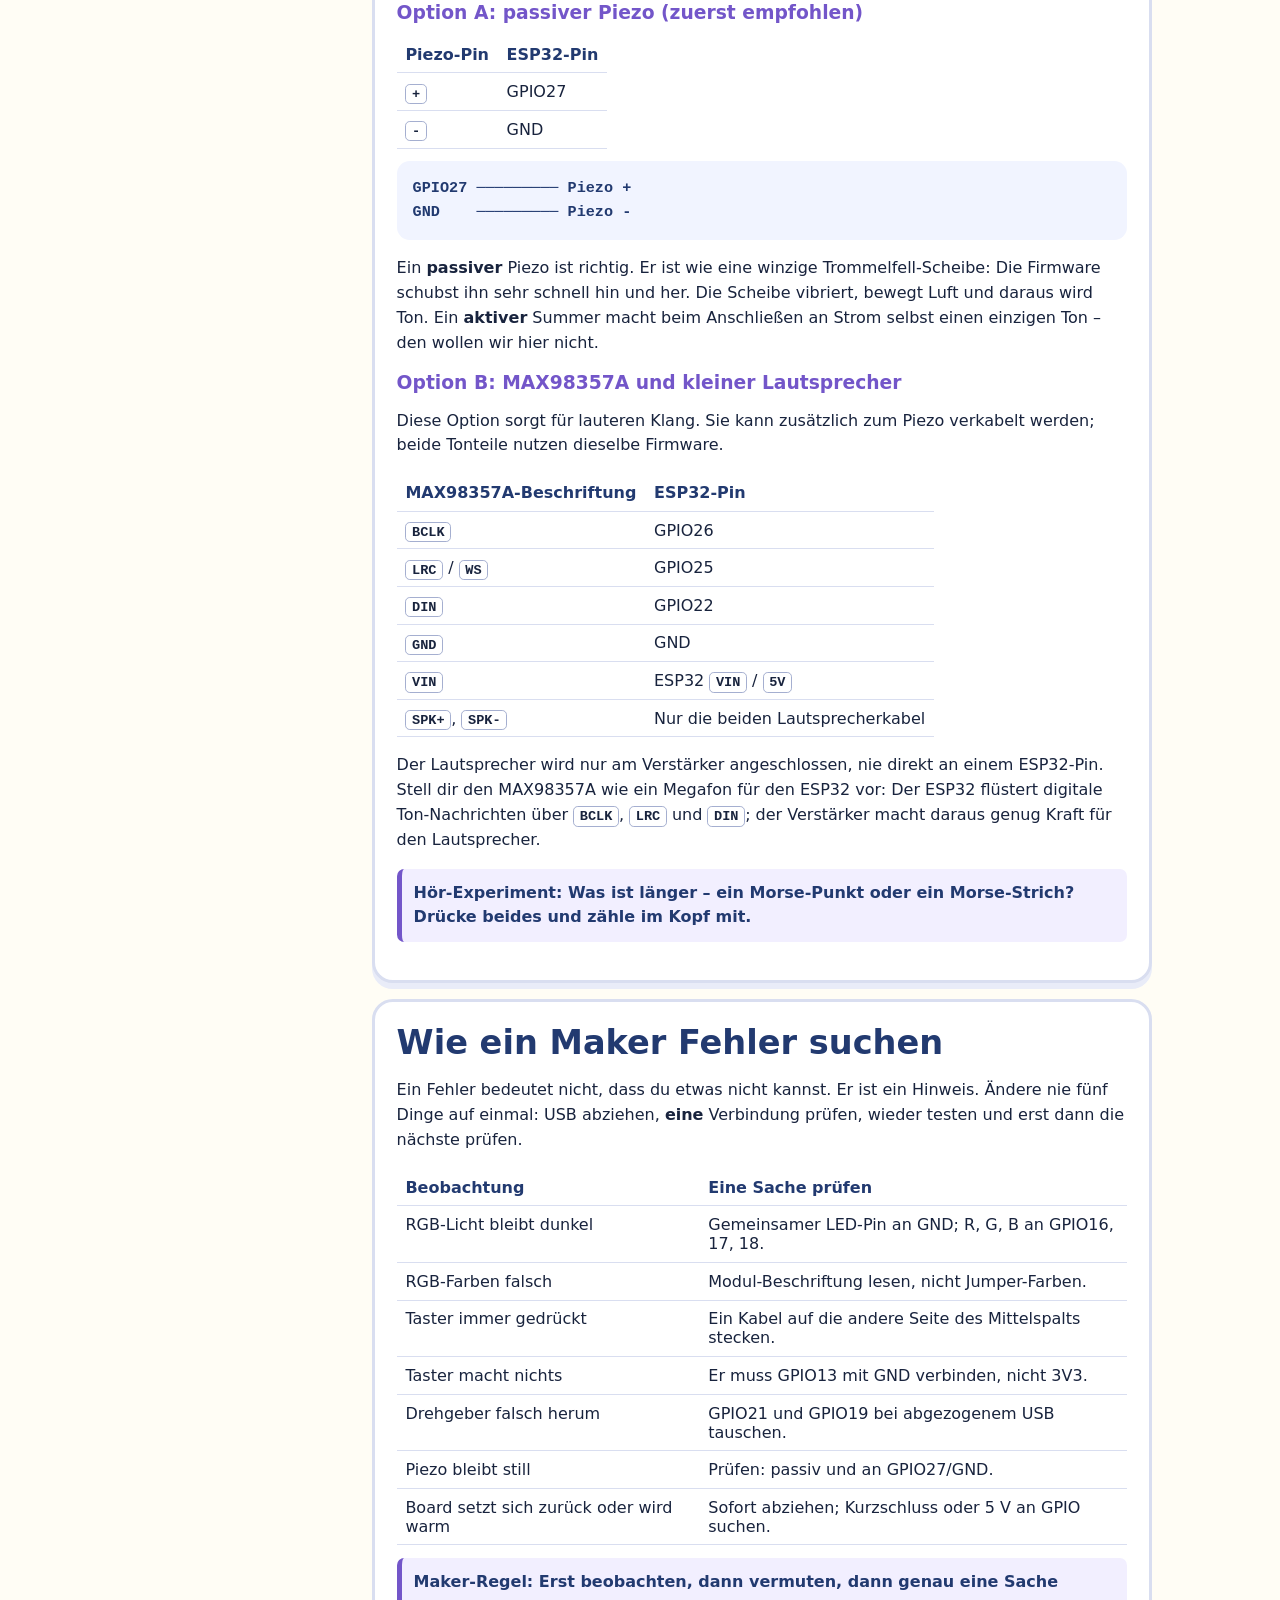
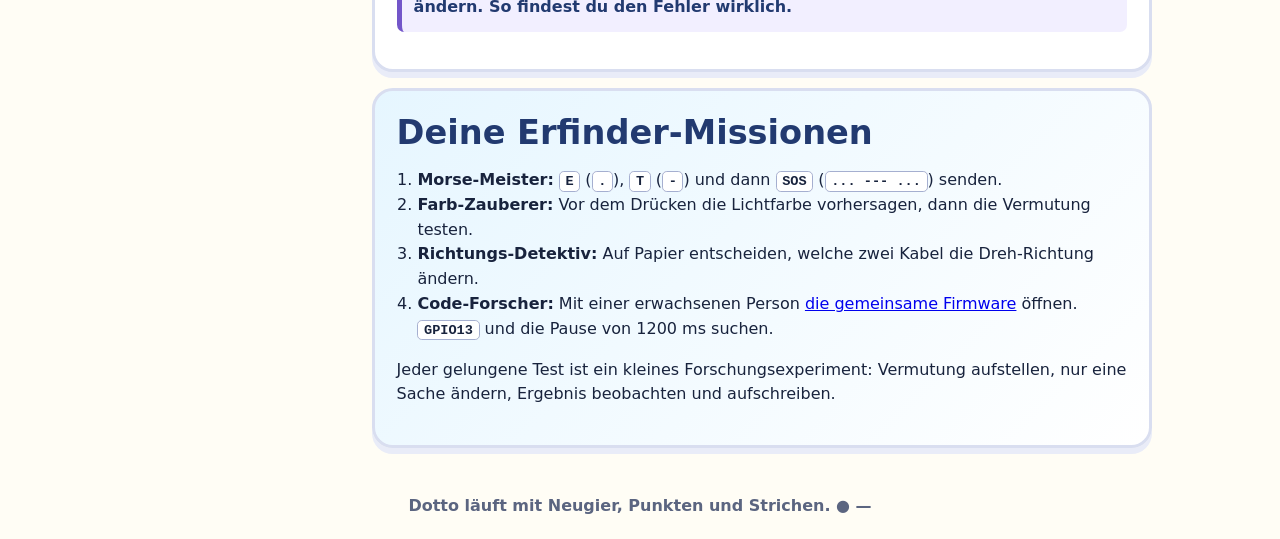
<file: de/build.html>
<!doctype html>
<html lang="de">
<head>
  <meta charset="utf-8">
  <meta name="viewport" content="width=device-width, initial-scale=1">
  <meta name="description" content="Schritt-für-Schritt-Elektroniklektion für Dotto's Dash.">
  <title>Dotto's Dash bauen</title>
  <link rel="stylesheet" href="../style.css">
</head>
<body>
  <main class="page build-page">
    <header class="hero">
      <a class="build-back" href="index.html">← Zurück zu Dotto's Dash</a>
      <p class="language-link"><a href="../build.html">English</a></p>
      <p class="eyebrow">Baue Dottos Controller</p>
      <h1>Baue die Punkt-und-Strich-Maschine</h1>
      <p class="hero-copy">Du musst nicht alles sofort verstehen. Wir lernen zuerst die Teile kennen, bauen immer nur einen kleinen Schritt und testen sofort. So wird aus einer Idee eine funktionierende Erfindung.</p>
      <p class="offline-badge">Offline · Erwachsene Hilfe bei USB und Kabeln · Ab 10 Jahren</p>
    </header>

    <div class="lesson-layout">
      <nav class="lesson-nav" aria-label="Abschnitte der Bauanleitung">
        <strong>Deine Bau-Reise</strong>
        <a href="#safety">Sicherheit</a>
        <a href="#basics">Strom verstehen</a>
        <a href="#parts">Bauteile kennenlernen</a>
        <a href="#binary">Einsen und Nullen</a>
        <a href="#flash">Flashen</a>
        <a href="#light">RGB-Licht</a>
        <a href="#button">Morse-Taste</a>
        <a href="#encoder">Drehgeber</a>
        <a href="#sound">Ton</a>
        <a href="#debug">Fehlersuche</a>
        <a href="#experiments">Experimente</a>
      </nav>

      <article class="lesson-content">
        <section class="lesson-card kid-intro">
          <h2>Willkommen in deiner Erfinder-Werkstatt!</h2>
          <p>Heute baust du keine fertige Spielzeug-Maschine zusammen. Du gibst einem kleinen Computer Augen, Ohren und eine Stimme: Die Taste und der Drehgeber sind seine Eingaben, das Licht und der Ton sind seine Antworten.</p>
          <pre class="wire-diagram">Finger oder Drehknopf → ESP32-Eingang → Morse-Programm → Licht und Ton

kurz drücken = Punkt       lang drücken = Strich
links drehen = Punkt       rechts drehen = Strich
1,2 Sekunden Pause = Buchstabe wird entschlüsselt</pre>
          <p class="kid-question">Deine erste Forscherfrage: Was glaubst du – ist der ESP32 eher das Gehirn, die Hand oder die Lampe? Antwort: Er ist das Gehirn. Er entscheidet, was Licht und Ton tun.</p>
        </section>

        <section id="safety" class="lesson-card safety-card">
          <h2>Sicherheit zuerst</h2>
          <ul>
            <li>Eine erwachsene Person flasht das Board und prüft die Kabel, bevor USB angeschlossen wird.</li>
            <li>USB abziehen, bevor ein Kabel umgesteckt wird.</li>
            <li>Zum Lernen nur USB-Strom verwenden. Niemals Steckdose, Netzspannung, unbekannte Netzteile oder zu starke Batterien benutzen.</li>
            <li>ESP32-GPIO-Pins vertragen nur <strong>3,3 V</strong>. Niemals 5 V an einen GPIO-Pin geben.</li>
            <li>Das genannte HW-479-RGB-Modul verwenden – oder an jeden Anschluss einer nackten LED einen Widerstand setzen.</li>
            <li>Wird das Board heiß, riecht komisch oder trennt sich vom Computer: sofort USB abziehen und die Verdrahtung prüfen.</li>
          </ul>
        </section>

        <section id="basics" class="lesson-card concept-card">
          <h2>Bevor wir bauen: Wie kann Strom etwas tun?</h2>
          <p>Stell dir Strom wie winzige, unsichtbare Teilchen vor, die einen <strong>geschlossenen Rundweg</strong> brauchen. USB liefert Energie zum ESP32. Der ESP32 kann diese Energie an einem Pin weitergeben oder merken, ob an einem Pin etwas passiert.</p>
          <div class="flow-steps" aria-label="Ein einfacher Stromkreis">
            <div class="flow-step"><span>🔌</span>USB gibt Energie</div>
            <div class="flow-step"><span>🧠</span>ESP32 denkt</div>
            <div class="flow-step"><span>💡</span>Teil macht etwas</div>
            <div class="flow-step"><span>🏠</span>GND ist der Heimweg</div>
          </div>
          <dl class="word-list">
            <div><dt>Spannung</dt><dd>Der kleine „Schubs“, der Strom in Bewegung bringt. Die GPIO-Pins des ESP32 benutzen 3,3 V.</dd></div>
            <div><dt>GND</dt><dd>Der gemeinsame Heimweg. Ohne GND findet der Stromkreis nicht zurück.</dd></div>
            <div><dt>GPIO-Pin</dt><dd>Ein kleiner Anschluss am ESP32. Er kann zuhören (Eingang) oder etwas steuern (Ausgang).</dd></div>
            <div><dt>Firmware</dt><dd>Das Programm im ESP32. Es sagt: „Kurzer Druck ist ein Punkt.“</dd></div>
          </dl>
          <h3>Das Steckbrett ist kein Zauberbrett</h3>
          <p>Ein Steckbrett verbindet einige Löcher im Inneren miteinander. In der Mitte ist ein langer Graben: Die linke und rechte Seite sind dort <strong>nicht</strong> verbunden. Viele Reihen mit fünf Löchern gehören zusammen – aber schau immer auf die Markierungen deines eigenen Steckbretts.</p>
          <pre class="wire-diagram">o o o o o   |   o o o o o
──────────  |  ──────────
oft innen verbunden   Mittelgraben trennt beide Seiten</pre>
          <p>Jumper-Kabel sind einfach bunte Wege für Strom und Signale. Die Farbe ist nur eine Hilfe für Menschen; der ESP32 kann Farben nicht sehen. Lies immer die Beschriftung am Pin.</p>
          <p class="kid-question">Mini-Check: Wenn eine Lampe mit GND verbunden ist, wohin muss ihr anderer Weg führen, damit der ESP32 sie steuern kann? Zu einem GPIO-Pin.</p>
        </section>

        <section id="parts" class="lesson-card">
          <h2>Lerne deine Bauteile kennen</h2>
          <p>Lege alle Teile vor dich. Lies diese Karten erst, dann wird das Anschließen viel leichter.</p>
          <table class="wire-table">
            <thead><tr><th>Teil</th><th>Was es lehrt</th><th>Ab wann nötig</th></tr></thead>
            <tbody>
              <tr><td>ESP32 DevKit + USB</td><td>Der Computer, der Pins liest und steuert.</td><td>Immer</td></tr>
              <tr><td>Steckbrett + Jumper-Kabel</td><td>Sichere, wieder lösbare Verbindungen.</td><td>Hardware-Stufen</td></tr>
              <tr><td>HW-479 RGB mit gemeinsamer Kathode</td><td>Drei farbige Ausgänge.</td><td>Licht</td></tr>
              <tr><td>Taster</td><td>Ein Schalter und eine Morse-Taste.</td><td>Taste</td></tr>
              <tr><td>Drehgeber</td><td>Zwei Signale verraten die Drehrichtung.</td><td>Drehknopf</td></tr>
              <tr><td>Passiver Piezo oder MAX98357A + Lautsprecher</td><td>Elektronischer Ton.</td><td>Optionaler Ton</td></tr>
            </tbody>
          </table>
          <div class="component-grid">
            <section class="component-card"><span class="component-icon" aria-hidden="true">🧠</span><h3>ESP32</h3><p><strong>Was ist das?</strong> Ein programmierbarer Mini-Computer mit vielen kleinen Anschlüssen.</p><p><strong>Sein Job:</strong> Er merkt sich den Morsecode und steuert Licht und Ton.</p></section>
            <section class="component-card"><span class="component-icon" aria-hidden="true">🧱</span><h3>Steckbrett</h3><p><strong>Was ist das?</strong> Eine Bauplatte mit vielen Löchern, in die Kabel ohne Löten gesteckt werden.</p><p><strong>Sein Job:</strong> Du kannst Fehler sicher ändern und neue Ideen ausprobieren.</p></section>
            <section class="component-card"><span class="component-icon" aria-hidden="true">🌈</span><h3>RGB-Modul</h3><p><strong>Was ist das?</strong> Drei kleine Lampen in einem Teil: Rot, Grün und Blau.</p><p><strong>Sein Job:</strong> Es zeigt dir Morsecode mit Farben. Wir verwenden dafür das sichere HW-479-Modul, nicht eine nackte LED.</p></section>
            <section class="component-card"><span class="component-icon" aria-hidden="true">🔘</span><h3>Taster</h3><p><strong>Was ist das?</strong> Ein Schalter, der nur verbunden ist, solange du ihn drückst.</p><p><strong>Sein Job:</strong> Dein Finger macht daraus einen Punkt oder Strich.</p></section>
            <section class="component-card"><span class="component-icon" aria-hidden="true">🎛️</span><h3>Drehgeber</h3><p><strong>Was ist das?</strong> Ein Drehknopf, der in kleinen Schritten klickt. Er ist kein Lautstärke-Regler.</p><p><strong>Sein Job:</strong> Links ist Punkt, rechts ist Strich.</p></section>
            <section class="component-card"><span class="component-icon" aria-hidden="true">🔔</span><h3>Passiver Piezo</h3><p><strong>Was ist das?</strong> Eine kleine Scheibe, die bei einem schnellen elektrischen Wechsel vibriert.</p><p><strong>Sein Job:</strong> Er macht die Morse-Pieptöne hörbar.</p></section>
            <section class="component-card"><span class="component-icon" aria-hidden="true">🔊</span><h3>MAX98357A + Lautsprecher</h3><p><strong>Was ist das?</strong> Ein Verstärker und ein Lautsprecher für lauteren Ton.</p><p><strong>Sein Job:</strong> Der Verstärker macht die kleinen ESP32-Signale stark genug für den Lautsprecher.</p></section>
            <section class="component-card"><span class="component-icon" aria-hidden="true">🧵</span><h3>Jumper-Kabel</h3><p><strong>Was ist das?</strong> Kleine, steckbare Leitungen.</p><p><strong>Sein Job:</strong> Sie verbinden die richtigen beschrifteten Pins miteinander.</p></section>
          </div>
          <p class="kid-question">Zeige mit dem Finger auf den ESP32: Wo sitzt sein USB-Anschluss? Zeige dann auf dem RGB-Modul die drei Buchstaben R, G und B.</p>
        </section>

        <section id="binary" class="lesson-card concept-card">
          <h2>Einsen und Nullen: die Sprache unter allem</h2>
          <p>Bevor wir verkabeln, lohnt sich eine Frage: Was liest ein GPIO-Pin eigentlich? Er misst keine Volt wie ein Messgerät. Er beantwortet nur eine Frage: Ist dieser Pin näher an 3,3 V oder näher an 0 V? Diese zwei Antworten heißen <strong>HIGH</strong> und <strong>LOW</strong> oder <strong>1</strong> und <strong>0</strong>. Eine solche Antwort ist ein <strong>Bit</strong>, kurz für <em>binary digit</em>, also Binärziffer.</p>
          <p>Zwei Zustände genügen einem Computer, weil zwei Zustände Störungen überstehen. Ein etwas schwaches oder verrauschtes Signal ist immer noch deutlich näher an einem der beiden Enden – und kann sauber weitergegeben werden. Genau das merkten schon die Telegrafisten 1844: Ein Klick kam an oder eben nicht.</p>
          <table class="wire-table">
            <thead><tr><th>In diesem Projekt</th><th>1 / HIGH</th><th>0 / LOW</th></tr></thead>
            <tbody>
              <tr><td>GPIO13 mit internem Pull-up</td><td>Taster offen</td><td>Taster gedrückt, mit GND verbunden</td></tr>
              <tr><td>GPIO16 für den roten Kanal</td><td>Rot an</td><td>Rot aus</td></tr>
              <tr><td>Drehgeber <kbd>CLK</kbd> und <kbd>DT</kbd></td><td>Kontakt offen</td><td>Kontakt geschlossen</td></tr>
            </tbody>
          </table>
          <p>Ein einzelnes Bit sagt wenig, deshalb werden Bits gruppiert – und jedes zusätzliche Bit <strong>verdoppelt</strong>, wie viele verschiedene Dinge die Gruppe bedeuten kann.</p>
          <pre class="wire-diagram">1 Bit  →   2 Werte   0  1
2 Bits →   4 Werte   00  01  10  11
3 Bits →   8 Werte
8 Bits → 256 Werte   = 1 Byte = ein Textzeichen</pre>
          <p>Computer haben sich auf eine gemeinsame Liste geeinigt, welche Zahl welches Zeichen bedeutet. Sie heißt <strong>ASCII</strong>: <kbd>A</kbd> ist 65, also <kbd>01000001</kbd>. Im Spiel kannst du unter <em>Baue ein Byte</em> diese acht Bits umschalten und siehst den Buchstaben mit seinem Morsecode.</p>
          <h3>Wo die Bits in deinem Aufbau stecken</h3>
          <ul>
            <li><strong>Die Taste:</strong> Die Firmware liest immer wieder ein Bit von GPIO13 und misst, wie lange es 0 war. Unter der Strich-Grenze ist es ein Punkt, länger ein Strich.</li>
            <li><strong>Die Farben:</strong> PWM schaltet einen Pin tausende Male pro Sekunde zwischen 1 und 0. „Halb hell“ heißt: Der Pin ist in jedem winzigen Zeitabschnitt zur Hälfte 1.</li>
            <li><strong>Der Ton:</strong> I2S schickt dem MAX98357A eine Folge von Binärzahlen. <kbd>BCLK</kbd> tickt einmal pro Bit und <kbd>DIN</kbd> trägt das Bit selbst – so weiß der Verstärker genau, wo eine Zahl endet.</li>
            <li><strong>Die Firmware:</strong> Beim Flashen wird etwa ein Megabyte an Bytes in den Speicher des ESP32 kopiert: das Programm, die Spielseite und diese Anleitung, alles als Einsen und Nullen.</li>
          </ul>
          <details><summary>Ist Morsecode dasselbe wie Binärcode?</summary><p>Fast. Morse hat zwei Signale, aber seine Buchstaben sind verschieden lang – <kbd>E</kbd> hat ein Signal, <kbd>Z</kbd> hat vier. Darum braucht Morse noch etwas Drittes: die Stille, die zeigt, wo ein Buchstabe endet. Ein Byte hat immer genau acht Bits; ein Computer braucht also keine Pause, um Zeichen zu trennen. Deshalb hat die Firmware eine Einstellung <kbd>Letter Pause</kbd> und dein Laptop nicht.</p></details>
          <p class="kid-question">Zähl an einer Hand: Daumen 1, Zeigefinger 2, Mittelfinger 4, Ringfinger 8, kleiner Finger 16. Jeder Finger ist ein Bit, eine Hand zählt also bis 31. Welche Finger ergeben 21? Baue danach deine Initialen als Bytes im Spiel.</p>
        </section>

        <section id="flash" class="lesson-card">
          <span class="step-label">Schritt 0</span>
          <h2>Vor dem Verkabeln flashen</h2>
          <p><strong>„Flashen“</strong> heißt: Das Morse-Programm wird in den Speicher des ESP32 übertragen. Danach kann der ESP32 das Programm auch ohne Computer ausführen. Dieser Schritt ist für die erwachsene Person, aber du darfst zusehen: Das ist der Moment, in dem das Gehirn seine Regeln lernt.</p>
          <ol><li>Nur den ESP32 per USB anschließen.</li><li>Auf dem Computer der erwachsenen Person ausführen:</li></ol>
          <pre class="wire-diagram">esphome run firmware/dottos-dash.yaml</pre>
          <ol start="3"><li>USB abziehen. Den ESP32 immer mit dem USB-Anschluss zur gleichen Seite ins Steckbrett stecken.</li><li>Beschriftungen wie <kbd>13</kbd>, <kbd>21</kbd>, <kbd>GND</kbd>, <kbd>3V3</kbd> und <kbd>VIN</kbd>/<kbd>5V</kbd> suchen. Diese Beschriftungen sind wichtig – nicht die Nummern der Steckbrett-Reihen.</li></ol>
          <table class="wire-table"><thead><tr><th>ESP32-Pin</th><th>Aufgabe</th></tr></thead><tbody><tr><td>GPIO16 / 17 / 18</td><td>RGB Rot / Grün / Blau</td></tr><tr><td>GPIO13</td><td>Taster oder Drehgeber-Schalter</td></tr><tr><td>GPIO21 / 19</td><td>Dreh-Signale</td></tr><tr><td>GPIO27</td><td>Passiver Piezo</td></tr><tr><td>GPIO26 / 25 / 22</td><td>MAX98357A Ton-Takt und Daten</td></tr></tbody></table>
          <p class="kid-question">Erst raten, dann nachsehen: Welcher Pin wird später deine Morse-Taste lesen? Die Antwort steht in der Tabelle: GPIO13.</p>
        </section>

        <section id="light" class="lesson-card">
          <span class="step-label">Schritt 1</span>
          <h2>Das RGB-Licht anschließen</h2>
          <p>Eine LED ist eine winzige Lampe. RGB bedeutet, dass in diesem einen Modul drei winzige Lampen stecken: eine rote, eine grüne und eine blaue. Zusammen können sie viele Farben zeigen.</p>
          <table class="wire-table"><thead><tr><th>HW-479-Beschriftung</th><th>ESP32-Pin</th></tr></thead><tbody><tr><td><kbd>R</kbd></td><td>GPIO16</td></tr><tr><td><kbd>G</kbd></td><td>GPIO17</td></tr><tr><td><kbd>B</kbd></td><td>GPIO18</td></tr><tr><td><kbd>GND</kbd> / gemeinsame Kathode</td><td>GND</td></tr></tbody></table>
          <pre class="wire-diagram">GPIO16 ───────── RGB R
GPIO17 ───────── RGB G
GPIO18 ───────── RGB B
GND    ───────── RGB common / GND</pre>
          <div class="test-card lesson-card"><h3>Test</h3><p>USB wieder anschließen. Beim Start leuchtet das Licht kurz blaugrün. Später sind Punkte cyan, Striche orange, ein erkannter Buchstabe grün und unbekannter Code rot.</p></div>
          <details><summary>Was bedeutet „gemeinsame Kathode“?</summary><p>Das klingt schwierig, bedeutet aber nur: Die drei kleinen Lampen teilen sich einen gemeinsamen Rückweg zu GND. Deshalb kommt der gemeinsame Pin an GND. R, G und B bekommen jeweils ihren eigenen GPIO-Pin.</p></details>
          <details><summary>Wie mischt der ESP32 Farben?</summary><p>Er schaltet jeden Farbkanal sehr schnell an und aus. Das heißt PWM (Pulsweitenmodulation). Unsere Augen mischen die schnellen Blitze zu einer Farbe, ähnlich wie beim Mischen von Wasserfarben.</p></details>
          <p><strong>Falls nötig anhalten:</strong> Nicht nach den Farben der Jumper-Kabel raten. Dieses Projekt erwartet ein HW-479 mit gemeinsamer Kathode. Eine gemeinsame Anode oder andere Pin-Anordnung braucht andere Verdrahtung und Firmware.</p>
          <p class="kid-question">Farb-Detektiv: Wenn nur der Pin R verbunden wäre, welche Farbe erwartest du? Rot.</p>
        </section>

        <section id="button" class="lesson-card">
          <span class="step-label">Schritt 2</span>
          <h2>Die Morse-Taste bauen</h2>
          <p><strong>Ohne Kabel starten:</strong> Die <kbd>BOOT</kbd>-Taste des ESP32 DevKit ist nach dem Flashen schon eine Morse-Taste. Beim Loslassen wird Punkt oder Strich gesendet; mit RGB-Licht und Piezo beginnt die Rückmeldung beim Drücken. BOOT beim Neustart oder Flashen nicht gedrückt halten.</p>
          <p>Den externen Taster unten ergänzen, wenn eine größere Taste auf dem Steckbrett gewünscht ist.</p>
          <p>Ein Taster ist eine Brücke für Strom: Nicht gedrückt ist die Brücke offen. Beim Drücken wird sie geschlossen. Der ESP32 merkt nur „offen“ oder „geschlossen“ – die Firmware macht daraus Punkt oder Strich.</p>
          <table class="wire-table"><thead><tr><th>Seite des Tasters</th><th>ESP32-Pin</th></tr></thead><tbody><tr><td>Eine Seite</td><td>GPIO13</td></tr><tr><td>Andere Seite</td><td>GND</td></tr></tbody></table>
          <pre class="wire-diagram">GPIO13 ───────── [ Taster ] ───────── GND</pre>
          <div class="test-card lesson-card"><h3>Test</h3><ol><li>Kurz antippen: cyan bedeutet Punkt.</li><li>Etwa eine halbe Sekunde halten: orange bedeutet Strich.</li><li>Einmal antippen, warten: <kbd>.</kbd> wird zu <kbd>E</kbd>.</li><li><kbd>...</kbd> machen, warten: daraus wird <kbd>S</kbd>.</li></ol></div>
          <details><summary>Warum gibt es keinen Widerstand am Taster?</summary><p>Der ESP32 nutzt einen internen Pull-up-Widerstand. Ist die Taste offen, liest GPIO13 HIGH. Beim Drücken verbindet sie ihn mit GND, also LOW. Das Programm misst die LOW-Zeit und ignoriert winzige Kontakt-Zuckungen beim ersten Drücken. Das heißt Entprellen.</p></details>
          <p>Viele Steckbrett-Taster haben vier Beine. Je zwei Beine auf einer Seite sind schon verbunden. Ein Bein von jeder Seite über den Mittelspalt nehmen; zwei Beine auf derselben Seite wären immer verbunden.</p>
          <pre class="wire-diagram">● ●   Mittelspalt   ● ●
│ │                 │ │
linkes Beinpaar     rechtes Beinpaar

Nimm ein Bein links UND ein Bein rechts.</pre>
          <p class="kid-question">Teste ohne Raten: Was passiert bei einem ganz kurzen Druck? Und was bei einem langen? Sage erst deine Vorhersage laut, dann probiere es.</p>
        </section>

        <section id="encoder" class="lesson-card">
          <span class="step-label">Schritt 3</span>
          <h2>Den Drehgeber hinzufügen</h2>
          <p>Der Drehgeber sieht ein bisschen wie ein Lautstärke-Regler aus, ist aber anders: Er hat keinen Anfang und kein Ende. Beim Drehen macht er kleine Klicks. Jeder Klick sagt dem ESP32 nur: „Ich wurde links“ oder „ich wurde rechts gedreht.“</p>
          <p>Der Taster bleibt angeschlossen. Der Drehgeber-Schalter <kbd>SW</kbd> nutzt dieselben Verbindungen an GPIO13 und GND.</p>
          <table class="wire-table"><thead><tr><th>Drehgeber-Beschriftung</th><th>ESP32-Pin</th></tr></thead><tbody><tr><td><kbd>CLK</kbd> / <kbd>A</kbd></td><td>GPIO21</td></tr><tr><td><kbd>DT</kbd> / <kbd>B</kbd></td><td>GPIO19</td></tr><tr><td><kbd>GND</kbd> / <kbd>C</kbd></td><td>GND</td></tr><tr><td><kbd>SW</kbd></td><td>GPIO13</td></tr><tr><td><kbd>+</kbd> / <kbd>VCC</kbd> (nur Modul)</td><td>3V3</td></tr></tbody></table>
          <div class="test-card lesson-card"><h3>Test</h3><p>Links drehen ist Punkt, rechts drehen ist Strich. Ist es verkehrt herum: USB abziehen und nur <kbd>CLK</kbd> und <kbd>DT</kbd> tauschen.</p></div>
          <details><summary>Woher kennt ein Drehgeber links und rechts?</summary><p>Im Drehgeber sind zwei kleine Schalter. Sie klicken fast gleichzeitig, aber einer ist einen winzigen Moment früher. Der ESP32 vergleicht die Reihenfolge. Diese Zwei-Signal-Idee heißt Quadratur. Du musst das Wort nicht auswendig lernen – wichtig ist: zwei Kabel verraten die Richtung.</p></details>
          <p class="kid-question">Wenn links und rechts vertauscht sind: Welche zwei Kabel darfst du tauschen? Nur CLK und DT, und nur bei abgezogenem USB.</p>
        </section>

        <section id="sound" class="lesson-card">
          <span class="step-label">Schritt 4</span>
          <h2>Wähle deinen Ton</h2>
          <h3>Option A: passiver Piezo (zuerst empfohlen)</h3>
          <table class="wire-table"><thead><tr><th>Piezo-Pin</th><th>ESP32-Pin</th></tr></thead><tbody><tr><td><kbd>+</kbd></td><td>GPIO27</td></tr><tr><td><kbd>-</kbd></td><td>GND</td></tr></tbody></table>
          <pre class="wire-diagram">GPIO27 ───────── Piezo +
GND    ───────── Piezo -</pre>
          <p>Ein <strong>passiver</strong> Piezo ist richtig. Er ist wie eine winzige Trommelfell-Scheibe: Die Firmware schubst ihn sehr schnell hin und her. Die Scheibe vibriert, bewegt Luft und daraus wird Ton. Ein <strong>aktiver</strong> Summer macht beim Anschließen an Strom selbst einen einzigen Ton – den wollen wir hier nicht.</p>
          <h3>Option B: MAX98357A und kleiner Lautsprecher</h3>
          <p>Diese Option sorgt für lauteren Klang. Sie kann zusätzlich zum Piezo verkabelt werden; beide Tonteile nutzen dieselbe Firmware.</p>
          <table class="wire-table"><thead><tr><th>MAX98357A-Beschriftung</th><th>ESP32-Pin</th></tr></thead><tbody><tr><td><kbd>BCLK</kbd></td><td>GPIO26</td></tr><tr><td><kbd>LRC</kbd> / <kbd>WS</kbd></td><td>GPIO25</td></tr><tr><td><kbd>DIN</kbd></td><td>GPIO22</td></tr><tr><td><kbd>GND</kbd></td><td>GND</td></tr><tr><td><kbd>VIN</kbd></td><td>ESP32 <kbd>VIN</kbd> / <kbd>5V</kbd></td></tr><tr><td><kbd>SPK+</kbd>, <kbd>SPK-</kbd></td><td>Nur die beiden Lautsprecherkabel</td></tr></tbody></table>
          <p>Der Lautsprecher wird nur am Verstärker angeschlossen, nie direkt an einem ESP32-Pin. Stell dir den MAX98357A wie ein Megafon für den ESP32 vor: Der ESP32 flüstert digitale Ton-Nachrichten über <kbd>BCLK</kbd>, <kbd>LRC</kbd> und <kbd>DIN</kbd>; der Verstärker macht daraus genug Kraft für den Lautsprecher.</p>
          <p class="kid-question">Hör-Experiment: Was ist länger – ein Morse-Punkt oder ein Morse-Strich? Drücke beides und zähle im Kopf mit.</p>
        </section>

        <section id="debug" class="lesson-card">
          <h2>Wie ein Maker Fehler suchen</h2>
          <p>Ein Fehler bedeutet nicht, dass du etwas nicht kannst. Er ist ein Hinweis. Ändere nie fünf Dinge auf einmal: USB abziehen, <strong>eine</strong> Verbindung prüfen, wieder testen und erst dann die nächste prüfen.</p>
          <table class="wire-table"><thead><tr><th>Beobachtung</th><th>Eine Sache prüfen</th></tr></thead><tbody><tr><td>RGB-Licht bleibt dunkel</td><td>Gemeinsamer LED-Pin an GND; R, G, B an GPIO16, 17, 18.</td></tr><tr><td>RGB-Farben falsch</td><td>Modul-Beschriftung lesen, nicht Jumper-Farben.</td></tr><tr><td>Taster immer gedrückt</td><td>Ein Kabel auf die andere Seite des Mittelspalts stecken.</td></tr><tr><td>Taster macht nichts</td><td>Er muss GPIO13 mit GND verbinden, nicht 3V3.</td></tr><tr><td>Drehgeber falsch herum</td><td>GPIO21 und GPIO19 bei abgezogenem USB tauschen.</td></tr><tr><td>Piezo bleibt still</td><td>Prüfen: passiv und an GPIO27/GND.</td></tr><tr><td>Board setzt sich zurück oder wird warm</td><td>Sofort abziehen; Kurzschluss oder 5 V an GPIO suchen.</td></tr></tbody></table>
          <p class="kid-question">Maker-Regel: Erst beobachten, dann vermuten, dann genau eine Sache ändern. So findest du den Fehler wirklich.</p>
        </section>

        <section id="experiments" class="lesson-card concept-card">
          <h2>Deine Erfinder-Missionen</h2>
          <ol><li><strong>Morse-Meister:</strong> <kbd>E</kbd> (<kbd>.</kbd>), <kbd>T</kbd> (<kbd>-</kbd>) und dann <kbd>SOS</kbd> (<kbd>... --- ...</kbd>) senden.</li><li><strong>Farb-Zauberer:</strong> Vor dem Drücken die Lichtfarbe vorhersagen, dann die Vermutung testen.</li><li><strong>Richtungs-Detektiv:</strong> Auf Papier entscheiden, welche zwei Kabel die Dreh-Richtung ändern.</li><li><strong>Code-Forscher:</strong> Mit einer erwachsenen Person <a href="../firmware/dottos-dash-common.yaml">die gemeinsame Firmware</a> öffnen. <kbd>GPIO13</kbd> und die Pause von 1200 ms suchen.</li></ol>
          <p>Jeder gelungene Test ist ein kleines Forschungsexperiment: Vermutung aufstellen, nur eine Sache ändern, Ergebnis beobachten und aufschreiben.</p>
        </section>
      </article>
    </div>
  </main>
  <footer>Dotto läuft mit Neugier, Punkten und Strichen. ● —</footer>
</body>
</html>
</file>
<file: style.css>
:root {
  --ink: #18233d;
  --paper: #fffdf5;
  --navy: #223a70;
  --purple: #7356c9;
  --yellow: #ffd166;
  --pink: #ef476f;
  --mint: #06d6a0;
  --sky: #4cc9f0;
  --line: #d9def0;
  --soft: #f1f4ff;
  font-family: ui-rounded, "Avenir Next Rounded", "Nunito", system-ui, sans-serif;
}

* { box-sizing: border-box; }

body {
  margin: 0;
  color: var(--ink);
  background: radial-gradient(circle at 8% 4%, #fff0bd 0 9%, transparent 30%),
              radial-gradient(circle at 94% 13%, #d9f8f2 0 9%, transparent 31%), var(--paper);
  min-height: 100vh;
}

button, input { font: inherit; }

.page { width: min(100% - 2rem, 64rem); margin: 0 auto; padding: 2.5rem 0 1.5rem; }

.hero { text-align: center; margin: 0 auto 2rem; max-width: 45rem; }
.language-link { margin: 0 0 .8rem; font-weight: 800; }
.language-link a { color: var(--purple); }
.eyebrow { color: var(--purple); font-weight: 800; letter-spacing: .06em; text-transform: uppercase; }
h1 { margin: .1rem 0; font-size: clamp(2.8rem, 8vw, 5.4rem); line-height: .95; color: var(--navy); }
.hero-copy { font-size: clamp(1.08rem, 2.5vw, 1.35rem); line-height: 1.5; }
.offline-badge { display: inline-block; padding: .45rem .8rem; border-radius: 99rem; background: #e3fbf4; color: #08785d; font-weight: 800; }
.dotto-track { display: flex; align-items: center; justify-content: center; gap: .65rem; width: min(15rem, 70%); margin: .8rem auto; color: var(--navy); }
.dotto-dot { display: grid; place-items: center; width: 2.5rem; aspect-ratio: 1; border-radius: 50%; background: var(--purple); color: white; font-size: .7rem; letter-spacing: .2rem; line-height: 1; text-indent: .2rem; box-shadow: 0 4px 0 #4c378f; }
.dotto-dash { flex: 1; height: .55rem; border-radius: 99rem; background: repeating-linear-gradient(90deg, var(--sky) 0 1.6rem, transparent 1.6rem 2.2rem); }
.dotto-finish { color: var(--pink); font-size: 1.6rem; filter: drop-shadow(0 2px 0 #f8b5c5); }

.story-journey { margin: 1.5rem 0; padding: 1.1rem; border: 3px solid var(--line); border-radius: 1.4rem; background: #f7f8ff; box-shadow: 0 6px 0 #e9ecf8; }
.story-intro { max-width: 43rem; margin: 0 auto 1rem; text-align: center; }
.story-intro .eyebrow { margin: 0; }
.story-intro h2 { margin: .2rem 0; color: var(--navy); font-size: clamp(1.7rem, 5vw, 2.4rem); }
.story-intro p:last-child { margin: .35rem 0 0; color: #5b6580; font-weight: 700; line-height: 1.45; }
.story-map { display: grid; grid-template-columns: repeat(5, minmax(0, 1fr)); gap: .45rem; margin: 1rem 0; padding: 0; list-style: none; }
.story-step { display: grid; width: 100%; min-height: 6.5rem; align-content: center; justify-items: center; gap: .2rem; border: 2px solid var(--line); border-radius: .85rem; padding: .55rem .3rem; background: white; color: var(--navy); cursor: pointer; font: inherit; box-shadow: 0 3px 0 #dfe4f5; }
.story-step > span { display: grid; width: 1.65rem; aspect-ratio: 1; place-items: center; border-radius: 50%; background: var(--soft); color: var(--purple); font-weight: 900; }
.story-step strong { font-size: .9rem; line-height: 1.15; }
.story-step small { color: #67718c; font-size: .7rem; font-weight: 700; }
.story-step.active { border-color: var(--purple); background: var(--navy); color: white; box-shadow: 0 3px 0 #14244b; }
.story-step.active > span { background: var(--yellow); color: var(--navy); }
.story-step.active small { color: #dfe8ff; }
.story-card { display: grid; grid-template-columns: minmax(0, 1.45fr) minmax(15rem, .75fr); overflow: hidden; border: 3px solid var(--navy); border-radius: 1.2rem; background: white; box-shadow: 0 6px 0 #cbd3ed; transition: border-color .4s ease, box-shadow .4s ease; }
.story-copy { padding: clamp(1.1rem, 3vw, 1.7rem); }
.story-period { margin: 0; color: var(--purple); font-weight: 900; letter-spacing: .04em; text-transform: uppercase; }
.story-copy > h3 { margin: .35rem 0 .65rem; color: var(--navy); font-size: clamp(1.6rem, 4vw, 2.3rem); line-height: 1.1; }
.story-copy > p:not(.story-period) { margin: 0; font-size: 1.03rem; line-height: 1.58; }
.story-detail { margin-top: 1rem; padding: .8rem .9rem; border-left: 4px solid var(--sky); border-radius: .25rem .75rem .75rem .25rem; background: #eef9ff; color: #23435f; }
.story-detail strong { color: var(--purple); }
.story-detail p { margin: .25rem 0 0; line-height: 1.45; }
.story-people { display: flex; align-items: flex-start; gap: .7rem; margin-top: 1rem; padding: .8rem; border-radius: .8rem; background: var(--soft); }
.story-people > span { font-size: 1.55rem; }
.story-people p { display: grid; gap: .2rem; margin: 0; line-height: 1.4; }
.story-people strong { color: var(--purple); }
.story-mission { display: grid; align-content: center; padding: 1.25rem; background: linear-gradient(145deg, #fff1b8, #fff9df); border-left: 3px solid var(--navy); }
.story-mission .eyebrow { margin: 0; color: #865a00; font-size: .8rem; }
.story-mission h3 { margin: .35rem 0; color: var(--navy); font-size: 1.35rem; }
.story-mission > p:not(.eyebrow) { line-height: 1.45; }
.story-lesson-link { margin: .5rem 0 0; color: var(--purple); font-weight: 900; }
.story-controls { display: grid; grid-template-columns: 1fr auto 1fr; align-items: center; gap: .7rem; margin-top: 1rem; }
.story-controls button:first-child { justify-self: start; }
.story-controls button:last-child { justify-self: end; }
.story-controls strong { color: var(--navy); text-align: center; }
button:disabled { cursor: not-allowed; opacity: .42; transform: none; }
.activity-picker { margin-top: 1rem; padding: .8rem; border-radius: .9rem; background: #edf0fb; }
.activity-picker > summary { text-align: center; font-size: .95rem; }
.activity-picker .mode-options { grid-template-columns: repeat(4, minmax(0, 1fr)); margin-top: .8rem; }

.mode-picker { margin: 1.5rem 0; padding: 1rem; border: 3px solid var(--line); border-radius: 1.4rem; background: #f7f8ff; box-shadow: 0 5px 0 #e9ecf8; text-align: center; }
.mode-picker-heading p:last-child { margin: .25rem 0 .9rem; color: #5b6580; font-weight: 700; }
.mode-picker-heading h2 { margin: .1rem 0; color: var(--navy); font-size: clamp(1.55rem, 5vw, 2.2rem); }
.mode-options { display: grid; grid-template-columns: repeat(3, minmax(0, 1fr)); gap: .65rem; }
.mode-button, .secondary-button, .hint-button, .signal-button, .primary-button {
  border: 0; border-radius: .9rem; padding: .75rem 1rem; cursor: pointer; font-weight: 800; transition: transform .12s ease, box-shadow .12s ease, background .12s ease;
}
button:hover { transform: translateY(-2px); }
button:focus-visible { outline: 4px solid var(--sky); outline-offset: 3px; }
.mode-button, .secondary-button, .hint-button { background: white; color: var(--navy); box-shadow: 0 3px 0 var(--line); }
.mode-button { display: grid; min-height: 6.7rem; place-items: center; padding: .65rem .4rem; gap: .1rem; }
.mode-button > span { font-size: 1.5rem; line-height: 1; }
.mode-button strong { font-size: .96rem; }
.mode-button small { color: #5b6580; font-size: .72rem; font-weight: 700; }
.mode-button.active { background: var(--navy); color: white; box-shadow: 0 3px 0 #14244b; }
.mode-button.active small { color: #dfe8ff; }
.start-adventure { width: 100%; grid-template-columns: auto minmax(0, 1fr) auto; align-items: center; justify-items: stretch; min-height: 5.3rem; margin: .85rem 0 .65rem; padding: .8rem 1rem; text-align: left; }
.start-adventure > span:first-child { font-size: 2rem; }
.start-adventure > span:nth-child(2) { display: grid; gap: .15rem; }
.start-adventure > span:last-child { font-size: 1.5rem; }
.start-adventure strong { font-size: 1.08rem; }
.play-settings { margin: .85rem auto 0; max-width: 32rem; color: var(--navy); }
.play-settings summary { font-size: .95rem; }
.sound-toggle { display: flex; justify-content: center; gap: .4rem; align-items: center; margin-top: .85rem; font-weight: 700; }
body.morse-key-down .sound-toggle { color: var(--purple); transform: scale(1.04); }
.pause-control { display: grid; gap: .2rem; max-width: 28rem; margin: .85rem auto 0; color: var(--navy); font-weight: 800; }
.pause-control input { width: 100%; accent-color: var(--purple); }
.pause-control small { color: #5b6580; font-weight: 700; }

.game-panel { display: grid; grid-template-columns: 1fr 1.15fr; gap: 1rem; }
#create-panel { grid-template-columns: minmax(0, 1fr); }
#create-panel.is-ready { grid-template-columns: 1fr 1.15fr; }
#create-panel > .mission-card { max-width: 42rem; margin: 0 auto; }
#create-panel.is-ready > .mission-card { max-width: none; margin: 0; }
.mission-card, .input-card, .tree-intro, .tree-wrap, .progress-card, .cheat-sheet, .binary-lesson, .story-sources, .make-it-card, .family-guide {
  border: 3px solid var(--line); border-radius: 1.4rem; background: white; box-shadow: 0 7px 0 #e9ecf8;
}
.mission-card, .input-card { padding: 1.6rem; text-align: center; }
.mission-card { background: linear-gradient(145deg, #fff7d8, white); }
.mission-count, .prompt, .keyboard-help { margin: 0; color: #5b6580; font-weight: 700; }
.write-card { display: grid; align-content: start; gap: .65rem; }
.write-label { color: #5b6580; font-size: .9rem; font-weight: 700; }
.custom-message { width: 100%; border: 3px solid var(--line); border-radius: .8rem; padding: .75rem; color: var(--navy); background: white; font: 900 1.1rem/1.2 ui-monospace, SFMono-Regular, Consolas, monospace; letter-spacing: .08em; text-align: center; text-transform: uppercase; }
.custom-message:focus { outline: 4px solid var(--sky); border-color: var(--sky); }
.target-word, .tree-word { color: var(--purple); font-weight: 900; letter-spacing: .08em; }
.target-word { margin: .35rem 0 .9rem; font-size: clamp(1.8rem, 7vw, 3.2rem); }
.target-letter { margin: .25rem 0 .7rem; color: var(--navy); font-size: clamp(5rem, 18vw, 9rem); font-weight: 900; line-height: 1; }
.hint { margin: .8rem 0 0; color: var(--purple); font-size: 1.2rem; font-weight: 900; }

.morse-input { display: block; min-height: 5rem; padding: .65rem; margin: .5rem 0 1rem; border-radius: .9rem; background: var(--soft); color: var(--navy); font: 900 clamp(2.2rem, 8vw, 4.4rem)/1 ui-monospace, SFMono-Regular, Consolas, monospace; letter-spacing: .12em; }
.free-message { display: block; min-height: 3.4rem; padding: .45rem .7rem; border-radius: .8rem; background: white; color: var(--purple); font: 900 clamp(2rem, 8vw, 3.6rem)/1.15 ui-monospace, SFMono-Regular, Consolas, monospace; letter-spacing: .12em; overflow-wrap: anywhere; }
.free-key-card { display: grid; align-content: center; gap: 1rem; }
.free-key-help { width: 100%; padding: .8rem .9rem; border: 2px solid #c9d1ed; border-radius: 1rem; background: var(--soft); color: var(--navy); text-align: left; }
.free-key-help > summary { font-size: 1rem; }
.free-key-help-content { margin-top: .75rem; }
.free-key-help-content > p { margin: 0; color: #4d5877; font-size: .92rem; line-height: 1.45; }
.timing-controls { display: grid; grid-template-columns: repeat(3, minmax(0, 1fr)); gap: .75rem; margin-top: .8rem; }
.free-key-help .pause-control { margin: 0; font-size: .88rem; }
.free-key-help .pause-control small { font-size: .78rem; line-height: 1.35; }
.morse-key-button { display: grid; min-height: 15rem; place-content: center; gap: .6rem; border: 0; border-radius: 1.4rem; background: linear-gradient(145deg, #243d77, #14244b); color: white; cursor: pointer; touch-action: none; user-select: none; box-shadow: inset 0 -10px 0 #0e1b3a, 0 8px 0 #cbd3ed; transition: transform .08s ease, box-shadow .08s ease, background .08s ease; }
.morse-key-button > span { display: block; color: var(--yellow); font-size: 3.7rem; line-height: .8; text-shadow: 0 0 1rem #ffd16699; }
.morse-key-button strong { font-size: clamp(1.5rem, 5vw, 2.3rem); }
.morse-key-button small { color: #dfe8ff; font-weight: 800; }
.morse-key-button.is-down { transform: translateY(7px); background: linear-gradient(145deg, #6f54c7, #4c378f); box-shadow: inset 0 -3px 0 #35276d, 0 1px 0 #cbd3ed; }
.translation-output { min-height: 11rem; color: var(--navy); font-size: clamp(1.25rem, 4.5vw, 2.2rem); line-height: 1.55; letter-spacing: .08em; overflow-wrap: anywhere; text-align: left; white-space: pre-wrap; }
.create-actions { margin-top: 0; }
.input-controls, .action-controls, .tree-controls { display: grid; gap: .7rem; }
.input-controls { grid-template-columns: 1fr 1fr; }
.action-controls { grid-template-columns: 1fr 1fr; margin-top: .7rem; }
.signal-button { color: var(--navy); font-size: 1.08rem; box-shadow: inset 0 -4px 0 #0002; }
.signal-button span { display: block; font: 900 2rem/1 ui-monospace, monospace; }
.dot { background: #bcefff; }
.dash { background: #ffe0aa; }
.primary-button { background: var(--pink); color: white; box-shadow: inset 0 -4px 0 #b82f50; }
.keyboard-help { margin-top: 1rem; font-size: .88rem; }

#tree-panel, .receive-panel { display: grid; grid-template-columns: 1fr; gap: 1rem; }
.tree-intro { display: flex; align-items: center; justify-content: space-between; gap: 1rem; padding: 1.2rem 1.5rem; }
.tree-intro h2 { margin: .2rem 0; font-size: 1.7rem; }
.tree-intro p:not(.mission-count) { margin: 0; color: #5b6580; }
.tree-status { display: grid; min-width: 12rem; gap: .45rem; padding: .8rem; border: 2px solid #dbe2f7; border-radius: .95rem; background: linear-gradient(145deg, #f7f9ff, #edf2ff); text-align: center; font-weight: 800; }
.tree-status-route { display: block; }
.tree-status-notice { display: block; padding-top: .45rem; border-top: 1px solid #d8dff5; color: var(--navy); font-size: .82rem; line-height: 1.35; }
.tree-status-notice.good { color: #05755a; }
.tree-status-notice.try { color: #a2354f; }
.tree-controls { grid-template-columns: 1fr 1fr 1fr auto; }
.tree-confirm-button { min-width: 10rem; }
.tree-mobile-tip { margin: -.45rem 0 -.15rem; color: #5b6580; font-size: .86rem; font-weight: 700; text-align: center; }
.tree-stage { display: none; }
.tree-map-toolbar { display: flex; align-items: center; justify-content: space-between; gap: .8rem; padding: .7rem .8rem; border: 2px solid #dbe2f7; border-radius: 1rem; background: white; box-shadow: 0 4px 0 #e9ecf8; }
.tree-map-heading { display: flex; align-items: center; gap: .65rem; min-width: 0; color: var(--navy); }
.tree-map-heading > span:last-child { display: grid; gap: .12rem; min-width: 0; }
.tree-map-heading strong { line-height: 1.1; }
.tree-map-heading small { display: flex; align-items: center; flex-wrap: wrap; gap: .25rem .4rem; color: #62708f; font-size: .75rem; font-weight: 800; }
.tree-map-icon { display: grid; width: 2.4rem; aspect-ratio: 1; flex: 0 0 auto; place-items: center; border-radius: .75rem; background: #eef2ff; color: var(--purple); font-size: 1.25rem; }
.tree-legend-line { display: inline-block; width: 1.4rem; height: 0; border-top: 3px solid #96a5cf; }
.tree-legend-line.dot { border-top-style: dotted; background: transparent; }
.tree-legend-line.dash { border-top-style: dashed; background: transparent; }
.tree-map-actions { display: flex; align-items: center; gap: .35rem; flex: 0 0 auto; }
.tree-map-tool { display: grid; min-width: 2.65rem; min-height: 2.65rem; place-items: center; border: 0; border-radius: .75rem; padding: .45rem .65rem; background: #edf1fb; color: var(--navy); cursor: pointer; font-weight: 900; box-shadow: inset 0 -3px 0 #d9e0f3; }
.tree-map-tool:hover { background: #e1e8fa; }
.tree-map-fit { min-width: 4rem; background: var(--navy); color: white; box-shadow: inset 0 -3px 0 #14244b; }
.tree-map-zoom { min-width: 3.3rem; color: var(--purple); font: 900 .82rem/1 ui-monospace, SFMono-Regular, Consolas, monospace; text-align: center; }
.tree-wrap { position: relative; max-height: min(72vh, 48rem); padding: .45rem; overflow: auto; overscroll-behavior: contain; background-color: #f7f9ff; background-image: radial-gradient(circle at 50% 0, #fff 0 9%, transparent 40%), linear-gradient(#dce3f5 1px, transparent 1px), linear-gradient(90deg, #dce3f5 1px, transparent 1px); background-size: auto, 2rem 2rem, 2rem 2rem; touch-action: pan-x pan-y pinch-zoom; -webkit-overflow-scrolling: touch; scrollbar-color: #a5afd0 transparent; scrollbar-gutter: stable both-edges; }
.tree-wrap.is-fit { max-height: none; overflow: hidden; scrollbar-gutter: auto; }
.morse-tree-svg { display: block; width: var(--tree-map-width, 100%); min-width: 0; max-width: none; height: auto; margin: 0 auto; }
.tree-link { fill: none; stroke: #99a8cf; stroke-width: 2; stroke-linecap: round; vector-effect: non-scaling-stroke; }
.tree-link.dot-link { stroke-dasharray: 3 8; }
.tree-link.dash-link { stroke-dasharray: 12 8; }
.tree-link.active-link { stroke: var(--pink); stroke-width: 4; stroke-dasharray: 1000; stroke-dashoffset: 0; marker-end: url(#tree-arrow); }
.tree-link.newest-link { animation: tree-link-draw .32s cubic-bezier(.2, .8, .2, 1) both; }
.tree-node .tree-node-disc { fill: white; stroke: #99a8cf; stroke-width: 2; vector-effect: non-scaling-stroke; }
.tree-node text { fill: var(--ink); font-weight: 900; text-anchor: middle; }
.tree-node.empty { opacity: .38; }
.tree-node.root .tree-node-disc { fill: var(--navy); stroke: #14244b; stroke-width: 3; }
.tree-node.root text { fill: white; letter-spacing: .04em; text-transform: uppercase; }
.tree-node .tree-target-ring { fill: #fff8d8; stroke: var(--yellow); stroke-width: 5; vector-effect: non-scaling-stroke; }
.tree-node.target text { fill: var(--purple); }
.tree-node.current .tree-node-disc { stroke: var(--pink); stroke-width: 4; }
.tree-node.current text { fill: var(--pink); }
.tree-node.root.current text { fill: white; }
.tree-dotto-marker { filter: drop-shadow(0 3px 2px #24345a4d); animation: tree-dotto-land .34s cubic-bezier(.2, .9, .3, 1.35) both; transform-box: fill-box; transform-origin: center; }
.tree-marker-halo { fill: #ffd16688; stroke: #ffd166; stroke-width: 2; vector-effect: non-scaling-stroke; }
.tree-marker-body { fill: var(--pink); stroke: white; stroke-width: 3; vector-effect: non-scaling-stroke; }
.tree-marker-shine { fill: white; stroke: none; }
@keyframes tree-link-draw { from { stroke-dashoffset: 1000; } to { stroke-dashoffset: 0; } }
@keyframes tree-dotto-land { from { opacity: 0; scale: .35; } to { opacity: 1; scale: 1; } }

@media (max-width: 63rem) {
  .tree-controls { display: none; }
  .tree-intro .tree-status { position: absolute; width: 1px; height: 1px; overflow: hidden; clip: rect(0 0 0 0); clip-path: inset(50%); white-space: nowrap; }
  .tree-stage { display: grid; gap: .75rem; padding: .85rem; overflow: hidden; border: 3px solid #29447f; border-radius: 1.25rem; background: radial-gradient(circle at 50% -20%, #4565ad, transparent 50%), linear-gradient(145deg, #243d77, #14244b); color: white; box-shadow: 0 7px 0 #cbd3ed; }
  .tree-stage-heading { display: flex; align-items: center; justify-content: space-between; gap: .75rem; }
  .tree-stage-heading > span:first-child { display: grid; gap: .12rem; min-width: 0; }
  .tree-stage-heading small { color: #bcefff; font-size: .74rem; font-weight: 900; letter-spacing: .06em; text-transform: uppercase; }
  .tree-stage-heading > span:first-child strong { overflow: hidden; font-size: clamp(.95rem, 3.8vw, 1.12rem); line-height: 1.25; text-overflow: ellipsis; white-space: nowrap; }
  .tree-stage-goal { display: flex; align-items: center; gap: .4rem; flex: 0 0 auto; padding: .38rem .55rem; border-radius: 99rem; background: #ffffff17; color: #e8edff; font-size: .78rem; font-weight: 800; }
  .tree-stage-goal strong { display: grid; width: 1.8rem; aspect-ratio: 1; place-items: center; border-radius: 50%; background: var(--yellow); color: var(--navy); font-size: 1rem; }
  .tree-focus-board { position: relative; padding: .55rem; border: 1px solid #ffffff25; border-radius: 1rem; background: #0d1b3c66; }
  .tree-focus-current { display: grid; justify-items: center; gap: .15rem; }
  .tree-focus-dotto { display: flex; width: 2.45rem; aspect-ratio: 1; align-items: center; justify-content: center; gap: .27rem; margin-bottom: -.45rem; z-index: 1; border: 3px solid white; border-radius: 50%; background: var(--pink); box-shadow: 0 3px 0 #b82f50, 0 0 0 .32rem #ffd16655; animation: tree-stage-arrive .3s cubic-bezier(.2, .9, .3, 1.35) both; }
  .tree-focus-dotto i { width: .28rem; aspect-ratio: 1; border-radius: 50%; background: white; }
  .tree-focus-node { display: grid; min-width: 4.2rem; min-height: 3.2rem; place-items: center; border: 3px solid var(--pink); border-radius: 1rem; padding: .35rem .65rem; background: white; color: var(--navy); font: 900 1.25rem/1 ui-monospace, SFMono-Regular, Consolas, monospace; box-shadow: 0 4px 0 #0b1734; }
  .tree-focus-current small { color: #dce5ff; font-size: .76rem; font-weight: 800; }
  .tree-focus-fork { position: relative; height: 1.45rem; }
  .tree-focus-fork::before { content: ''; position: absolute; top: .25rem; left: 25%; width: 50%; height: .95rem; border-top: 2px solid #ffffff66; border-right: 2px solid #ffffff66; border-left: 2px solid #ffffff66; border-radius: .7rem .7rem 0 0; }
  .tree-focus-fork::after { content: ''; position: absolute; top: 0; left: 50%; height: .35rem; border-left: 2px solid #ffffff66; }
  .tree-stage-turns { display: grid; grid-template-columns: repeat(2, minmax(0, 1fr)); gap: .65rem; }
  .tree-stage-turn { display: grid; min-height: 4.8rem; align-content: center; gap: .05rem; border: 0; border-radius: .9rem; padding: .5rem; color: var(--navy); cursor: pointer; font: inherit; font-weight: 900; box-shadow: inset 0 -5px 0 #0002; transition: transform .12s ease, box-shadow .12s ease; }
  .tree-stage-turn > span { font-size: .88rem; }
  .tree-stage-turn strong { font: 900 1.65rem/1 ui-monospace, SFMono-Regular, Consolas, monospace; }
  .tree-stage-turn small { color: #4e5e7f; font-size: .78rem; font-weight: 800; }
  .tree-stage-turn.dot { background: #bcefff; }
  .tree-stage-turn.dash { background: #ffe0aa; }
  .tree-stage-route { display: grid; grid-template-columns: auto minmax(0, 1fr); align-items: center; gap: .55rem; }
  .tree-stage-route > span { color: #dce5ff; font-size: .74rem; font-weight: 900; }
  .tree-stage-trail { display: grid; grid-template-columns: repeat(5, minmax(0, 1fr)); gap: .3rem; }
  .tree-stage-slot { display: grid; min-height: 1.65rem; place-items: center; border: 1px dashed #ffffff5c; border-radius: .5rem; background: #ffffff0c; color: #8fa0ca; font: 900 .9rem/1 ui-monospace, SFMono-Regular, Consolas, monospace; }
  .tree-stage-slot.is-filled { border-style: solid; color: var(--navy); animation: tree-slot-fill .22s ease-out both; }
  .tree-stage-slot.dot { border-color: #89d9f3; background: #bcefff; }
  .tree-stage-slot.dash { border-color: #f5c878; background: #ffe0aa; }
  .tree-stage-actions { display: grid; grid-template-columns: minmax(0, 1fr) auto; gap: .65rem; }
  .tree-stage-actions button { min-height: 3.35rem; }
  .tree-stage-actions .secondary-button { min-width: 7.5rem; background: #ffffffed; }
  .tree-stage-notice { min-height: 1.3rem; margin: 0; padding: .35rem .45rem; border-radius: .6rem; background: #ffffff12; color: #e8edff; font-size: .84rem; font-weight: 800; line-height: 1.35; text-align: center; }
  .tree-stage-notice.good { background: #ddfff4; color: #05755a; }
  .tree-stage-notice.try { background: #ffe5ec; color: #a2354f; }
}

@keyframes tree-stage-arrive { from { opacity: .4; transform: translateX(-.5rem) scale(.85); } to { opacity: 1; transform: translateX(0) scale(1); } }
@keyframes tree-slot-fill { from { opacity: .25; transform: translateY(-.3rem) scale(.8); } to { opacity: 1; transform: translateY(0) scale(1); } }
.signal-button:active, .tree-stage-turn:active { transform: translateY(3px); box-shadow: inset 0 -1px 0 #0002; }

@media (prefers-reduced-motion: reduce) {
  .tree-link.newest-link, .tree-dotto-marker, .tree-focus-dotto, .tree-stage-slot.is-filled { animation: none; }
  .tree-stage-turn, .signal-button { transition: none; }
}

.listen-card, .answer-card { padding: 1.5rem; border: 3px solid var(--line); border-radius: 1.4rem; background: white; box-shadow: 0 7px 0 #e9ecf8; text-align: center; }
.listen-card { background: linear-gradient(145deg, #e6f6ff, white); }
.listen-card h2 { margin: .25rem 0; color: var(--navy); font-size: clamp(2rem, 6vw, 3rem); }
.listen-card p:not(.mission-count) { margin: .4rem 0 1rem; color: #5b6580; }
.listen-controls { display: flex; flex-wrap: wrap; justify-content: center; gap: .7rem; }
.answer-options { display: grid; grid-template-columns: repeat(2, minmax(0, 1fr)); gap: .7rem; margin-top: 1rem; }
.answer-button { min-height: 4rem; border: 0; border-radius: .9rem; padding: .7rem; background: var(--soft); color: var(--navy); cursor: pointer; font-size: clamp(1.2rem, 4vw, 1.8rem); font-weight: 900; letter-spacing: .08em; box-shadow: inset 0 -4px 0 #dce1f5; }
.answer-button:hover { background: #dcecff; }

.feedback { min-height: 2.6rem; margin: 1.4rem 0 .7rem; padding: .7rem; border-radius: .8rem; text-align: center; font-weight: 900; font-size: 1.15rem; }
.feedback.good { color: #05755a; background: #ddfff4; }
.feedback.try { color: #a2354f; background: #ffe5ec; }
.feedback.info { color: var(--navy); background: #e6f6ff; }
.progress-card { display: flex; align-items: center; justify-content: space-around; gap: 1rem; padding: 1rem; text-align: center; }
.progress-card strong { display: block; color: var(--purple); font-size: 1.7rem; }
.stat-label { color: #5b6580; font-weight: 700; }

.cheat-sheet, .binary-lesson, .story-sources, .make-it-card, .family-guide { margin-top: 1.25rem; padding: 1.25rem; }
.binary-lesson { background: linear-gradient(140deg, #f2efff, white); }
.binary-content { display: grid; gap: .8rem; margin-top: 1rem; }
.binary-content p { margin: 0; line-height: 1.55; }
.binary-content .wire-table { margin: 0; background: white; border-radius: .8rem; }
.binary-table td:not(:first-child) { color: var(--navy); font-weight: 800; }
.binary-doubling { display: grid; gap: .35rem; margin: 0; padding-left: 1.25rem; line-height: 1.45; }
.binary-doubling small { display: block; color: #5b6580; font-weight: 700; }
.binary-lab { display: grid; gap: .7rem; padding: 1rem; border: 2px solid #cfd8f5; border-radius: 1rem; background: white; }
.binary-bits { display: grid; grid-template-columns: repeat(8, minmax(0, 1fr)); gap: .35rem; }
/* One tap target per bit: the big digit is the state, the small number is what
   that place is worth when it is on. */
.binary-bit { display: grid; gap: .1rem; place-items: center; padding: .55rem .2rem; border: 0; border-radius: .7rem; background: var(--soft); color: var(--navy); cursor: pointer; font: inherit; box-shadow: inset 0 -4px 0 #dce1f5; }
.binary-bit strong { font: 900 1.5rem/1 ui-monospace, SFMono-Regular, Consolas, monospace; }
.binary-bit small { color: #5b6580; font-size: .7rem; font-weight: 800; }
.binary-bit.is-on { background: var(--navy); color: white; box-shadow: inset 0 -4px 0 #0e1b3a; }
.binary-bit.is-on small { color: #dfe8ff; }
.binary-readout { display: grid; gap: .3rem; padding: .7rem; border-radius: .8rem; background: var(--soft); text-align: center; }
.binary-bits-text { color: var(--navy); font: 900 clamp(1.3rem, 6vw, 2.1rem)/1 ui-monospace, SFMono-Regular, Consolas, monospace; letter-spacing: .12em; }
.binary-meaning { color: var(--purple); font-weight: 800; overflow-wrap: anywhere; }
.story-sources { background: #f9faff; }
.story-sources p { margin: .8rem 0 0; line-height: 1.5; }
.story-sources a { color: var(--purple); font-weight: 800; }
.ota-card { margin-top: 1.25rem; padding: 1.25rem; border: 3px solid #efb5c3; border-radius: 1.4rem; background: #fff5f7; box-shadow: 0 7px 0 #f6dce4; }
.ota-card summary { color: #a2354f; }
.ota-content { margin-top: .9rem; }
.ota-content p { line-height: 1.5; }
.ota-content form { display: grid; gap: .7rem; max-width: 34rem; }
.wifi-card { margin-top: 1.25rem; padding: 1.25rem; border: 3px solid #9fc9ef; border-radius: 1.4rem; background: #f3faff; box-shadow: 0 7px 0 #dcecf8; }
.wifi-card summary { color: var(--navy); }
.wifi-content { margin-top: .9rem; }
.wifi-content p { line-height: 1.5; }
.wifi-setup-form { display: grid; gap: .7rem; max-width: 34rem; }
.ota-file-input { width: 100%; padding: .7rem; border: 2px dashed #d98da0; border-radius: .8rem; background: white; color: var(--navy); }
.ota-progress { width: 100%; height: 1.2rem; accent-color: #a2354f; }
.ota-status { min-height: 1.5rem; margin: 0; line-height: 1.45; font-weight: 700; }
.ota-status.ready { color: var(--navy); }
.ota-status.success { color: #05755a; }
.ota-status.error { color: #a2354f; }
summary { cursor: pointer; color: var(--navy); font-size: 1.15rem; font-weight: 900; }
/* The track minimum is set by the longest code ("— — — — —"), which must not wrap
   and must not spill out of its tile. */
.alphabet-grid { display: grid; grid-template-columns: repeat(auto-fit, minmax(8.5rem, 1fr)); gap: .5rem; margin-top: 1rem; }
.alphabet-item { padding: .55rem; border-radius: .6rem; background: var(--soft); text-align: center; }
.alphabet-item strong { display: block; color: var(--purple); font-size: 1.25rem; }
.alphabet-item span { display: block; margin-top: .2rem; color: var(--navy); font: 900 1.15rem/1.2 ui-monospace, SFMono-Regular, Consolas, monospace; letter-spacing: .08em; white-space: nowrap; }
.make-it-card { background: linear-gradient(130deg, #e3fbf4, white); }
.make-it-card h2 { margin: 0; color: var(--navy); }
.make-it-card p { line-height: 1.5; }
.make-it-card a { color: var(--purple); font-weight: 900; }
.family-guide { background: #fff8e8; }
.family-guide summary { color: var(--navy); }
.family-guide-content { margin-top: .9rem; line-height: 1.5; }
.family-guide-content h3 { margin: 1rem 0 .35rem; color: var(--navy); }
.family-guide-content ul, .family-guide-content ol { margin: .4rem 0; padding-left: 1.4rem; }
.family-guide-content a { color: var(--purple); font-weight: 800; }
.build-guide { margin-top: 1rem; padding: .9rem 1rem; border: 2px solid #9fe5d2; border-radius: 1rem; background: #f6fffc; }
.build-guide-content { display: grid; gap: .7rem; margin-top: .8rem; }
.build-guide-content h3 { margin: .45rem 0 0; color: var(--purple); }
.build-guide-content p { margin: 0; }
.build-guide-content code { overflow-wrap: anywhere; color: var(--navy); font-weight: 800; }
.safety-note { padding: .75rem; border-radius: .75rem; background: #fff0f3; color: #8d2942; font-weight: 700; }

.build-page { max-width: 76rem; }
.build-page .hero { max-width: 52rem; margin-bottom: 1.25rem; }
.build-back { display: inline-block; margin-bottom: .8rem; color: var(--purple); font-weight: 900; }
.lesson-layout { display: grid; grid-template-columns: 14rem minmax(0, 1fr); gap: 1.25rem; align-items: start; }
.lesson-nav { position: sticky; top: 1rem; padding: 1rem; border: 3px solid var(--line); border-radius: 1.1rem; background: white; box-shadow: 0 5px 0 #e9ecf8; }
.lesson-nav strong { display: block; margin-bottom: .45rem; color: var(--navy); }
.lesson-nav a { display: block; padding: .35rem .2rem; color: var(--purple); font-weight: 800; text-decoration: none; }
.lesson-nav a:hover { text-decoration: underline; }
.lesson-content { display: grid; gap: 1rem; }
/* Grid items are min-width: auto by default, so the widest unwrappable line of a
   wiring diagram would stretch the whole page instead of scrolling inside its own
   box. That is worst on the ESP32 page, where this lesson sits inside the game. */
.lesson-content > * { min-width: 0; }
.lesson-card { padding: 1.35rem; border: 3px solid var(--line); border-radius: 1.3rem; background: white; box-shadow: 0 6px 0 #e9ecf8; }
.lesson-card h2 { margin: 0 0 .65rem; color: var(--navy); font-size: clamp(1.5rem, 4vw, 2.1rem); }
.lesson-card h3 { margin: 1rem 0 .4rem; color: var(--purple); }
.lesson-card p, .lesson-card li { line-height: 1.55; }
.lesson-card ul, .lesson-card ol { padding-left: 1.3rem; }
.safety-card { border-color: #efb5c3; background: #fff5f7; }
.safety-card h2 { color: #a2354f; }
.concept-card { background: linear-gradient(135deg, #e6f6ff, white); }
.step-label { display: inline-block; margin-bottom: .4rem; padding: .28rem .6rem; border-radius: 99rem; background: var(--purple); color: white; font-size: .82rem; font-weight: 900; letter-spacing: .04em; text-transform: uppercase; }
/* A wiring table cannot wrap below its widest cell, so on a narrow phone it is
   made a scrollable block of its own rather than widening the page around it. */
.wire-table { display: block; width: 100%; overflow-x: auto; border-collapse: collapse; margin: .8rem 0; }
.wire-table th, .wire-table td { padding: .55rem; border-bottom: 1px solid var(--line); text-align: left; vertical-align: top; }
.wire-table th { color: var(--navy); }
.wire-diagram { margin: .8rem 0; padding: 1rem; overflow-x: auto; border-radius: .8rem; background: var(--soft); color: var(--navy); font: 800 .95rem/1.55 ui-monospace, SFMono-Regular, Consolas, monospace; white-space: pre; }
.test-card { border-color: #9fe5d2; background: #effff9; }
.test-card h3 { color: #08785d; }
.lesson-content details { padding: .7rem .8rem; border-radius: .8rem; background: var(--soft); }
.lesson-content summary { font-size: 1rem; }
.lesson-content kbd { padding: .1rem .35rem; border: 1px solid #a5afd0; border-radius: .3rem; background: white; font: 800 .85rem ui-monospace, monospace; }
.kid-intro { background: linear-gradient(135deg, #fff4c9, white); }
.component-grid { display: grid; grid-template-columns: repeat(2, minmax(0, 1fr)); gap: .8rem; }
.component-card { padding: 1rem; border: 2px solid var(--line); border-radius: 1rem; background: var(--soft); }
.component-card h3 { margin: .15rem 0 .45rem; color: var(--navy); }
.component-card p { margin: .35rem 0; font-size: .96rem; }
.component-icon { display: block; font-size: 2rem; line-height: 1; }
.kid-question { margin-top: .8rem; padding: .75rem; border-left: .35rem solid var(--purple); border-radius: .45rem; background: #f2efff; color: var(--navy); font-weight: 800; }
.word-list { display: grid; grid-template-columns: repeat(2, minmax(0, 1fr)); gap: .6rem; margin: .8rem 0 0; }
.word-list div { padding: .7rem; border-radius: .8rem; background: var(--soft); }
.word-list dt { color: var(--purple); font-weight: 900; }
.word-list dd { margin: .2rem 0 0; line-height: 1.4; }
.flow-steps { display: grid; grid-template-columns: repeat(4, minmax(0, 1fr)); gap: .5rem; margin: .8rem 0; }
.flow-step { padding: .75rem .5rem; border-radius: .75rem; background: var(--soft); color: var(--navy); font-weight: 800; text-align: center; }
.flow-step span { display: block; margin-bottom: .2rem; font-size: 1.5rem; }
.build-checklist { margin: .8rem 0; padding: .85rem; border-radius: .8rem; background: #effff9; }
.build-checklist li::marker { content: '☐  '; }

footer { padding: 1.5rem; color: #5b6580; text-align: center; font-weight: 700; }
.hidden { display: none; }

@media (max-width: 42rem) {
  .page { width: min(100% - 1rem, 64rem); padding-top: 1.4rem; }
  .story-journey { padding: .75rem; }
  .story-map { display: flex; margin-inline: -.75rem; padding: .2rem .75rem .55rem; overflow-x: auto; scroll-snap-type: x proximity; }
  .story-map li { flex: 0 0 8.5rem; scroll-snap-align: center; }
  .story-card { grid-template-columns: 1fr; }
  .story-mission { border-top: 3px solid var(--navy); border-left: 0; }
  .story-controls { grid-template-columns: 1fr 1fr; }
  .story-controls strong { grid-column: 1 / -1; grid-row: 1; }
  .story-controls button:first-child { grid-column: 1; grid-row: 2; justify-self: stretch; }
  .story-controls button:last-child { grid-column: 2; grid-row: 2; justify-self: stretch; }
  .mode-options { grid-template-columns: repeat(2, minmax(0, 1fr)); }
  .timing-controls { grid-template-columns: 1fr; }
  .mode-button { min-height: 6.2rem; }
  .start-adventure { min-height: 5.3rem; }
  .activity-picker .mode-options { grid-template-columns: repeat(2, minmax(0, 1fr)); }
  .game-panel { grid-template-columns: 1fr; }
  #create-panel.is-ready { grid-template-columns: 1fr; }
  .tree-intro { align-items: stretch; flex-direction: column; }
  .tree-controls { grid-template-columns: 1fr 1fr; }
  .tree-controls button { min-height: 4.3rem; }
  .tree-controls .secondary-button { grid-column: auto; }
  .tree-confirm-button { min-width: 0; }
  .tree-mobile-tip { display: block; }
  .tree-map-toolbar { align-items: stretch; flex-direction: column; }
  .tree-map-actions { justify-content: space-between; }
  .tree-map-tool { min-width: 3rem; }
  .morse-tree-svg { min-width: 0; }
  .progress-card { flex-wrap: wrap; }
  .mission-card, .input-card, .listen-card, .answer-card { padding: 1.1rem; }
  .cheat-sheet, .binary-lesson, .story-sources, .make-it-card, .family-guide, .wifi-card, .ota-card { padding: 1rem; }
  .binary-lab { padding: .7rem; }
  .binary-bits { gap: .2rem; }
  .binary-bit { padding: .45rem .1rem; }
  .binary-bit strong { font-size: 1.15rem; }
  .binary-bit small { font-size: .58rem; }
  /* Phones get more, narrower tiles, so the code shrinks with the viewport to
     keep fitting on one line. */
  .alphabet-grid { grid-template-columns: repeat(auto-fit, minmax(5.5rem, 1fr)); gap: .4rem; }
  .alphabet-item { padding: .45rem .2rem; }
  .alphabet-item span { font-size: clamp(.82rem, 3.2vw, .95rem); letter-spacing: normal; }
  .lesson-layout { grid-template-columns: 1fr; }
  .lesson-nav { position: static; display: grid; grid-template-columns: repeat(2, minmax(0, 1fr)); gap: .1rem .6rem; }
  .lesson-nav strong { grid-column: span 2; }
  .lesson-card { padding: 1rem; }
  .component-grid, .word-list { grid-template-columns: 1fr; }
  .flow-steps { grid-template-columns: repeat(2, minmax(0, 1fr)); }
}

/* Each history chapter tints its own card, so moving through the story is
   visible at a glance. app.js keeps data-story-chapter on <body> in sync. */
body[data-story-chapter="0"] .story-card { border-color: var(--purple); box-shadow: 0 6px 0 #e0d9f8; }
body[data-story-chapter="0"] .story-period { color: var(--purple); }
body[data-story-chapter="1"] .story-card { border-color: var(--sky); box-shadow: 0 6px 0 #d9f3fd; }
body[data-story-chapter="1"] .story-period { color: var(--sky); }
body[data-story-chapter="2"] .story-card { border-color: var(--pink); box-shadow: 0 6px 0 #fbdbe4; }
body[data-story-chapter="2"] .story-period { color: var(--pink); }
body[data-story-chapter="3"] .story-card { border-color: var(--navy); box-shadow: 0 6px 0 #cbd3ed; }
body[data-story-chapter="3"] .story-period { color: var(--navy); }
body[data-story-chapter="4"] .story-card { border-color: var(--yellow); box-shadow: 0 6px 0 #fdf2d1; }
body[data-story-chapter="4"] .story-period { color: #865a00; }

/* Browser flashing page (flash.html / de/flash.html). Unlike the rest of the
   project this page needs the internet, so it deliberately looks a little more
   like a utility than like the game. */
.flash-layout { display: grid; gap: 1.1rem; max-width: 52rem; }
.flash-card { padding: 1.35rem; border: 3px solid var(--line); border-radius: 1.3rem; background: white; box-shadow: 0 6px 0 #e9ecf8; }
.flash-card h2 { margin: .2rem 0 .7rem; color: var(--navy); font-size: clamp(1.35rem, 3.6vw, 1.9rem); }
.flash-card h3 { margin: 0 0 .3rem; color: var(--purple); }
.flash-card p { line-height: 1.55; }
.flash-steps { margin: .6rem 0; padding-left: 1.3rem; }
.flash-steps li { margin-bottom: .5rem; line-height: 1.55; }
.flash-choice { display: flex; flex-wrap: wrap; gap: .9rem; align-items: center; justify-content: space-between; margin: .9rem 0; padding: 1rem; border: 2px solid var(--line); border-radius: 1rem; background: var(--soft); }
.flash-choice > div { flex: 1 1 18rem; }
.flash-choice p { margin: .3rem 0 0; font-size: .96rem; }
.flash-tag { margin-left: .4rem; padding: .18rem .5rem; border-radius: 99rem; background: var(--mint); color: var(--ink); font-size: .72rem; font-weight: 900; letter-spacing: .04em; text-transform: uppercase; vertical-align: middle; }
.flash-unsupported { display: block; max-width: 18rem; color: #8d2942; font-weight: 700; font-size: .92rem; }
.flash-release { margin: 0 0 .8rem; font-weight: 700; color: var(--navy); }
.flash-release[data-state="none"] { padding: .75rem; border-radius: .75rem; background: #fff8e6; color: #7a5600; }

@media (max-width: 720px) {
  .flash-card { padding: 1rem; }
  .flash-choice { flex-direction: column; align-items: stretch; }
  .flash-unsupported { max-width: none; }
}
</file>
